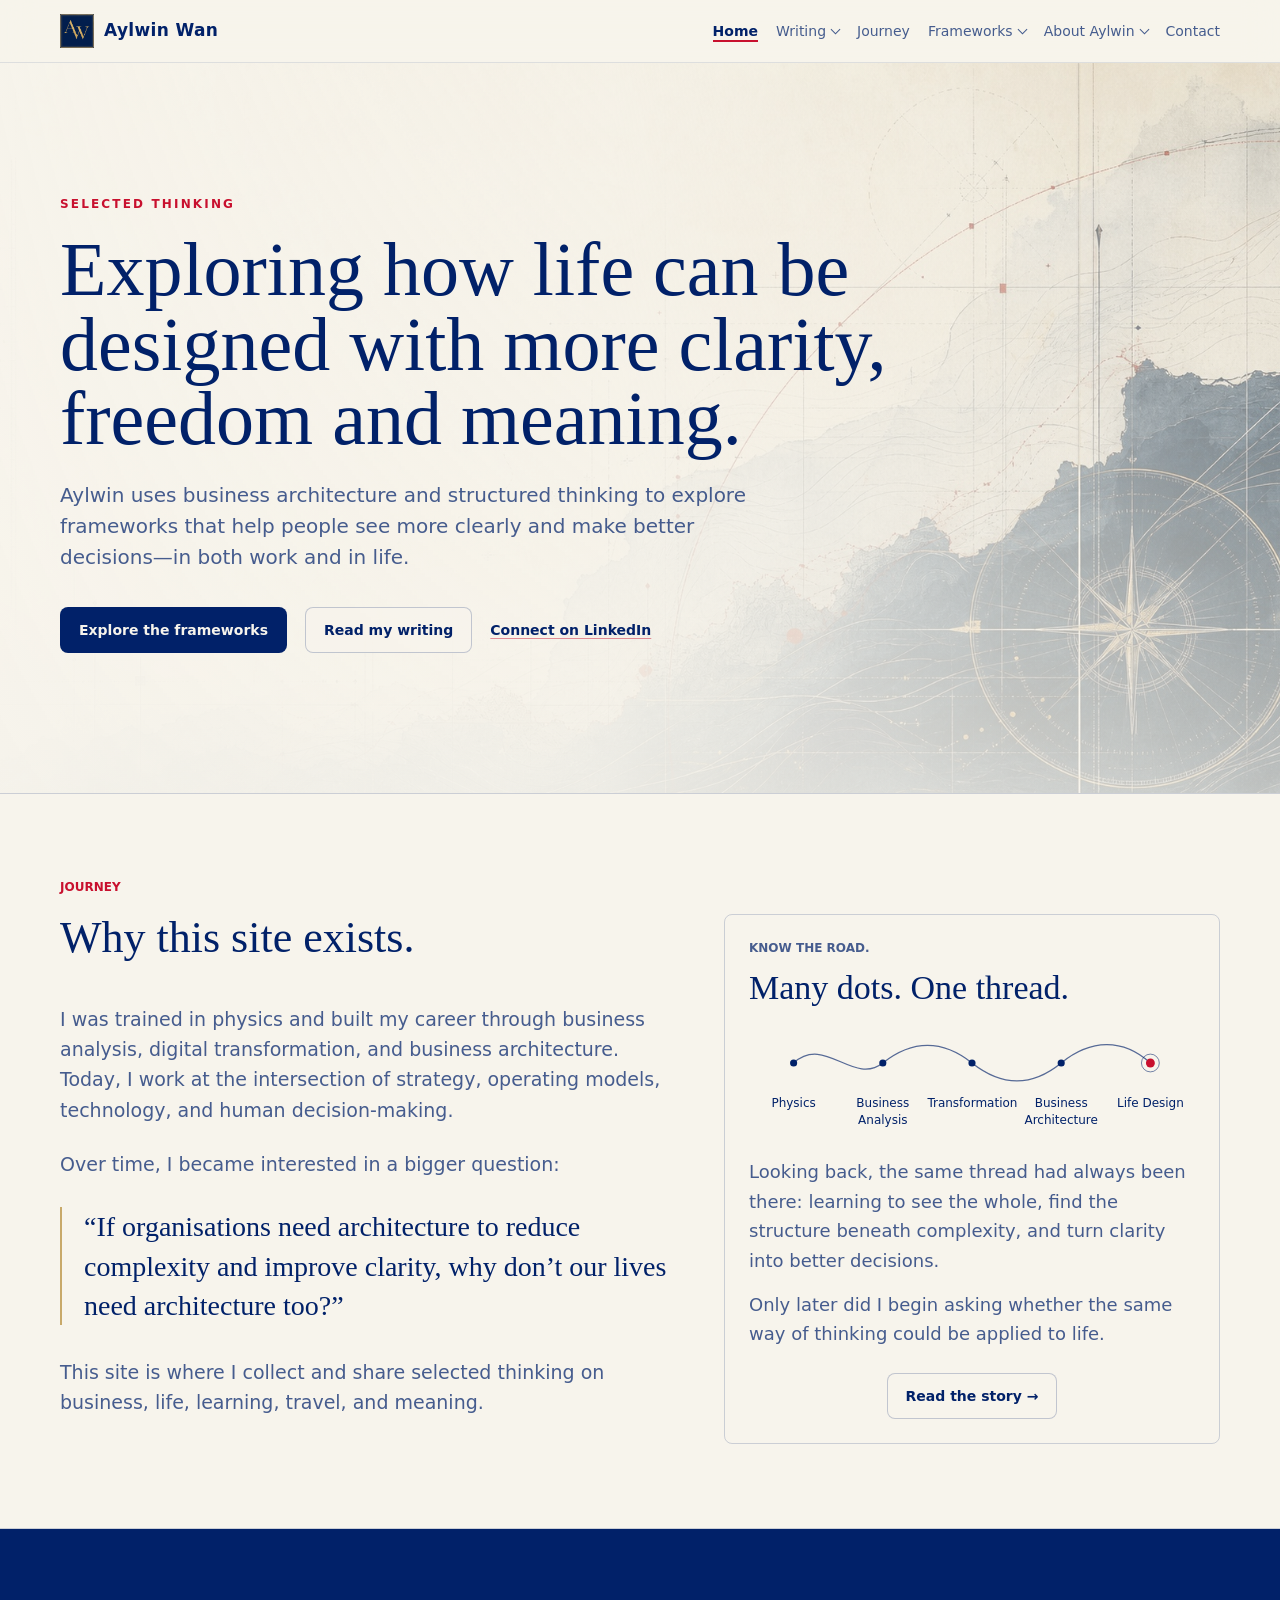
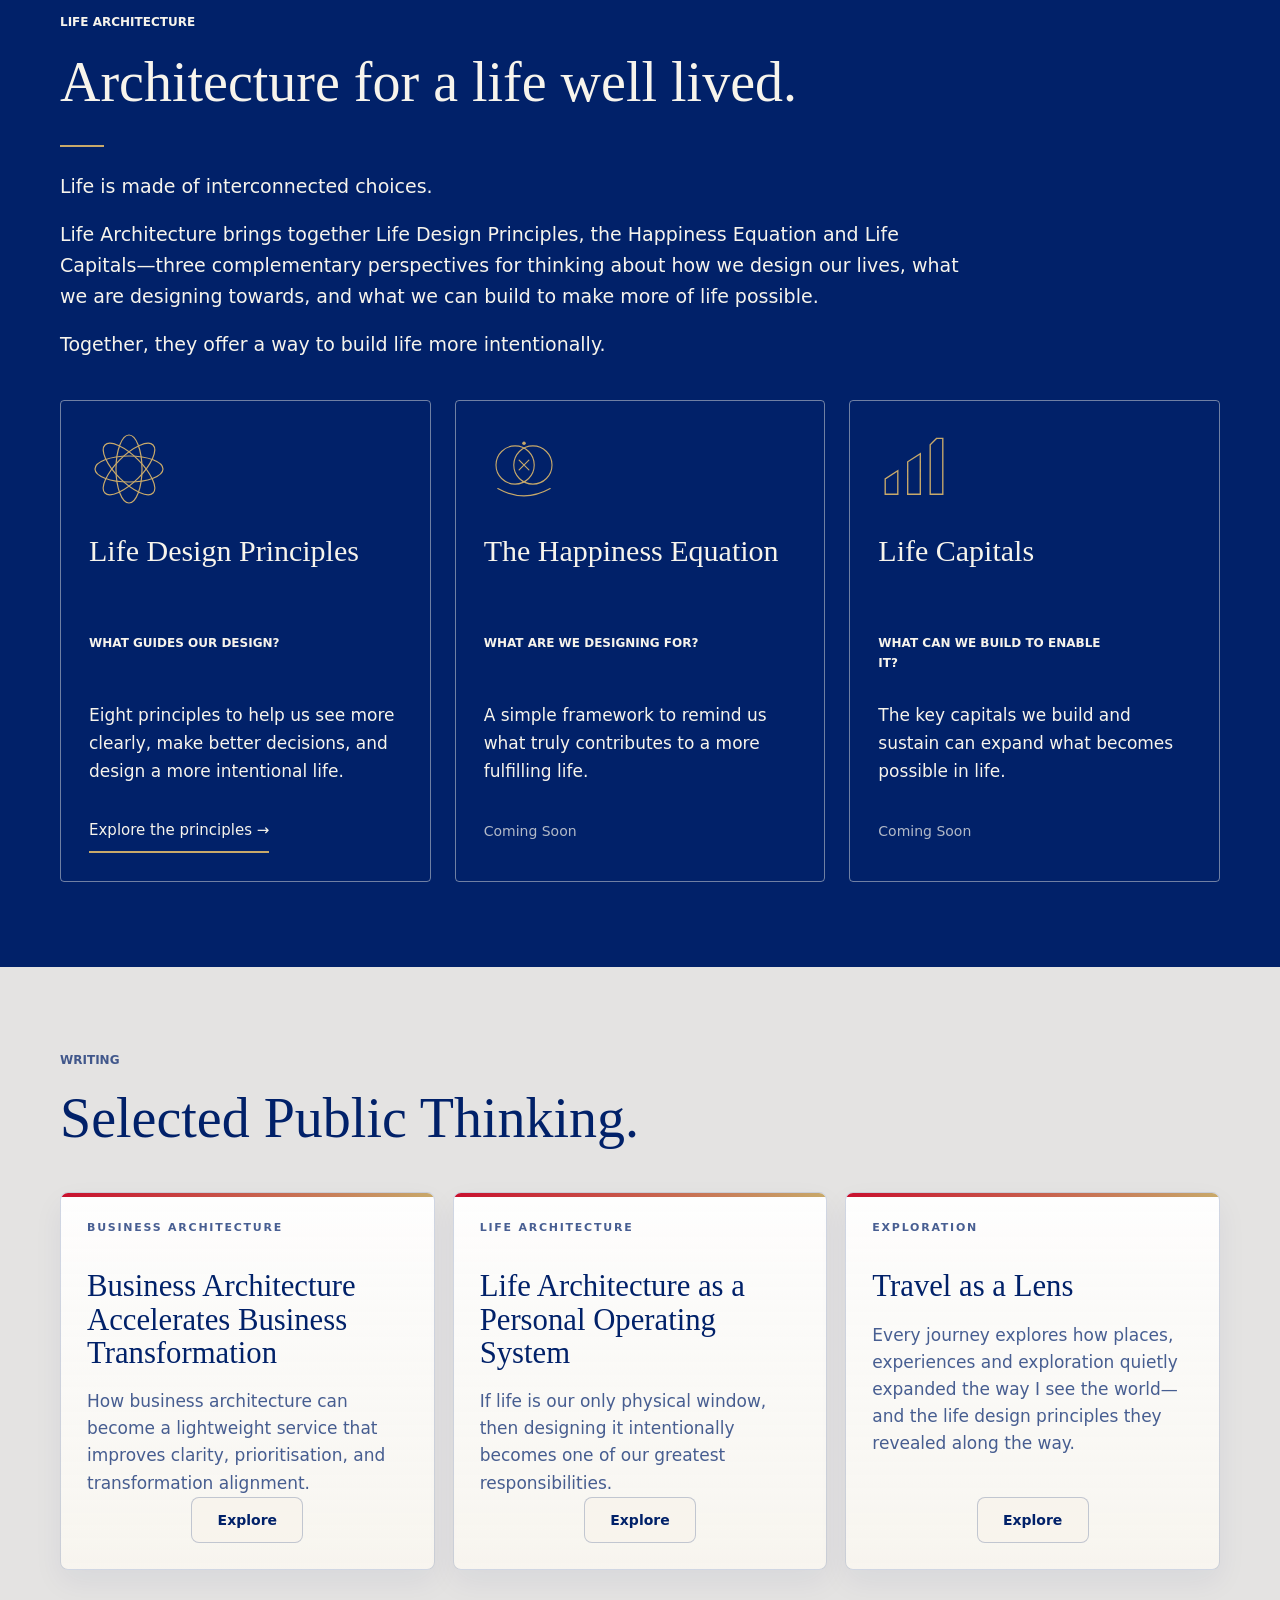
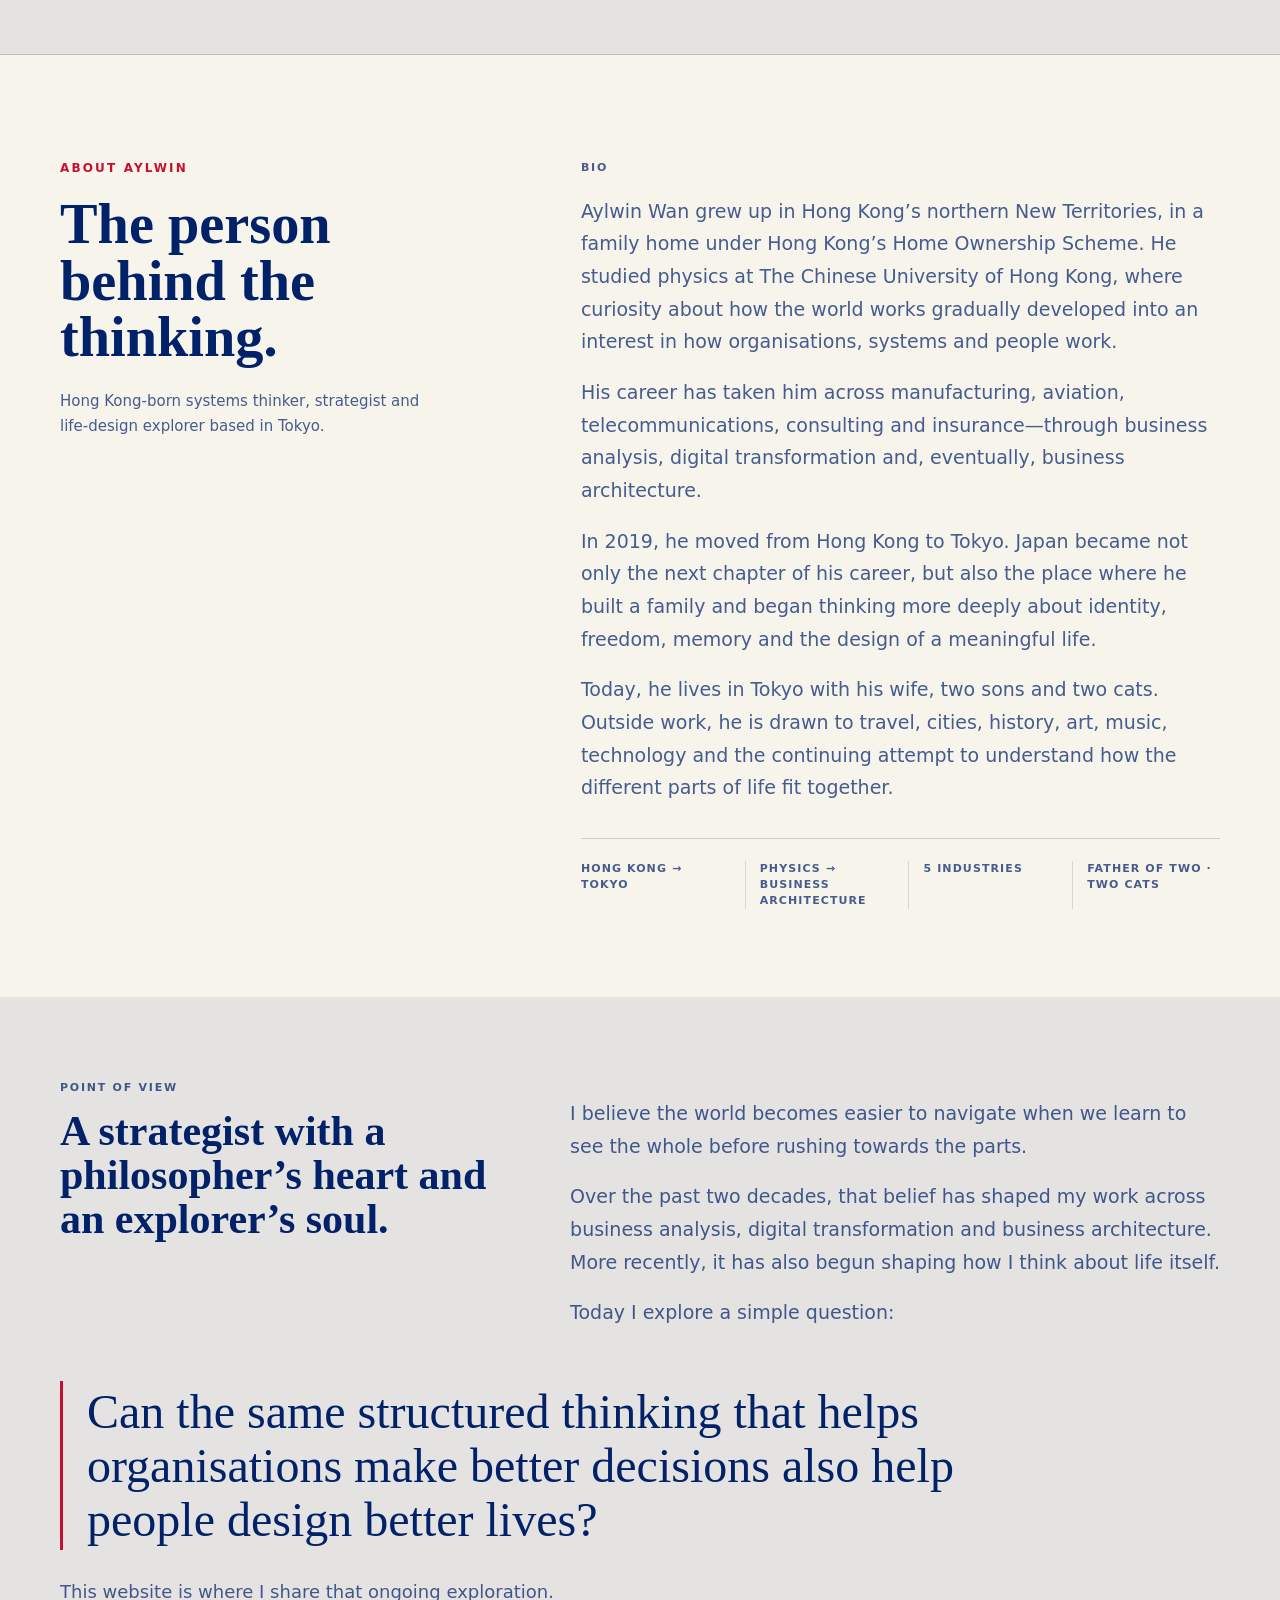
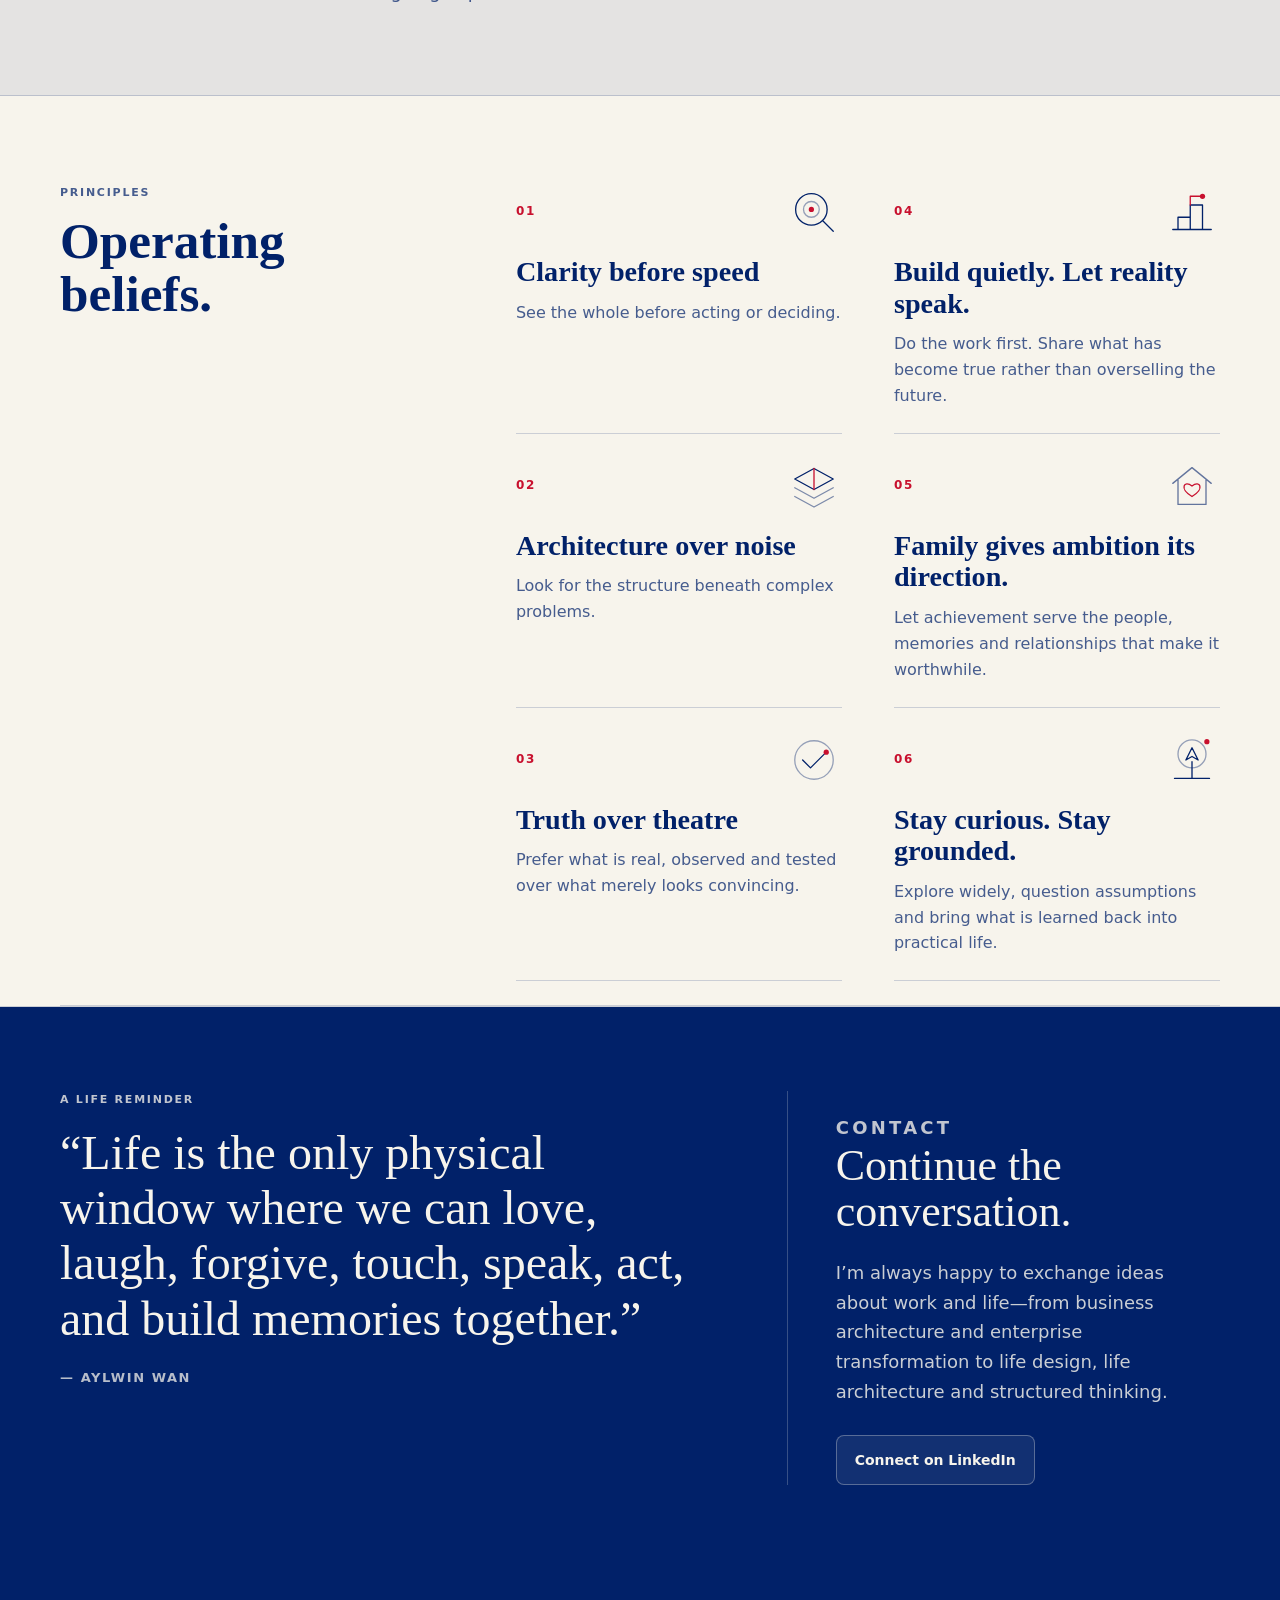
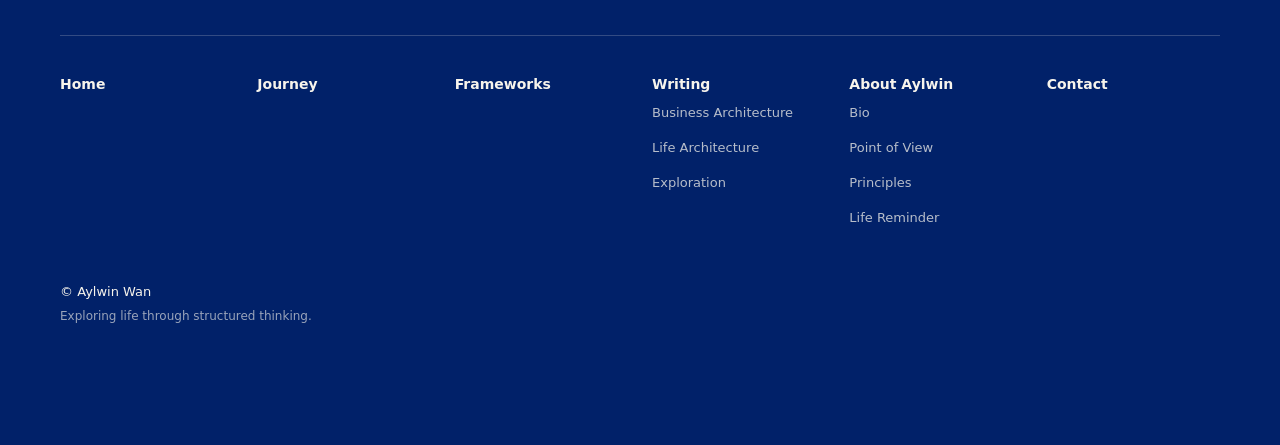
<file: index.html>
<!doctype html>
<html lang="en">
  <head>
    <meta charset="utf-8" />
    <meta name="viewport" content="width=device-width, initial-scale=1" />
    <meta
      name="description"
      content="Aylwin Wan's personal website for selected thinking on business architecture, systems thinking, life architecture, learning, culture, and meaningful exploration."
    />
    <meta
      http-equiv="Content-Security-Policy"
      content="default-src 'self'; img-src 'self'; style-src 'self' 'unsafe-inline'; script-src 'self'; connect-src 'self'; object-src 'none'; base-uri 'none'; form-action 'none'; frame-ancestors 'none'"
    />
    <link rel="icon" href="assets/favicon.svg" type="image/svg+xml" />
    <link rel="stylesheet" href="assets/css/styles.css?v=20260923-principle-copy" />
    <title>Aylwin Wan | Selected Thinking</title>
  </head>
  <body class="page-home">
    <header class="site-header">
      <nav class="nav" aria-label="Main navigation" data-current-nav="home">
        <a class="brand" href="index.html#top" aria-label="Aylwin Wan home">
          <span class="brand-mark" aria-hidden="true"><img src="assets/aw-logo.png" alt="" width="942" height="942" /></span>
          <span data-content="brand.name">Aylwin Wan</span>
        </a>
        <div class="nav-links site-nav-desktop" data-nav-desktop></div>
        <div class="site-nav-mobile" data-nav-mobile></div>
      </nav>
    </header>

    <main id="top">
      <section class="hero" aria-labelledby="hero-title">
        <div class="hero-media" aria-hidden="true">
          <img
            src="assets/aylwin-public-home-hero.jpg"
            alt=""
            width="1792"
            height="1024"
          />
        </div>
        <div class="hero-inner">
          <p class="kicker" data-content="hero.kicker">SELECTED THINKING</p>
          <h1 id="hero-title" data-content="hero.headline">
            Exploring how life can be designed with more clarity, freedom and
            meaning.
          </h1>
          <p class="hero-copy" data-content="hero.subheadline">
            Aylwin uses business architecture and structured thinking to explore
            frameworks that help people see more clearly and make better
            decisions—in both work and in life.
          </p>
          <div class="hero-actions" aria-label="Primary links">
            <a class="button" href="#frameworks" data-content="hero.primaryCta.label" data-link="hero.primaryCta.href">
              Explore the frameworks
            </a>
            <a class="button secondary" href="#writing" data-content="hero.secondaryCta.label" data-link="hero.secondaryCta.href">
              Read my writing
            </a>
            <a
              class="button tertiary"
              href="https://jp.linkedin.com/in/aylwinwan"
              target="_blank"
              rel="noopener"
              data-content="hero.tertiaryCta.label"
              data-link="hero.tertiaryCta.href"
            >
              Connect on LinkedIn
            </a>
          </div>
          <div class="hero-ledger" data-list="hero.ledger" aria-label="Current public focus">
            <div class="ledger-item">
              <span class="ledger-label">Craft</span>
              <strong>Business architecture and transformation clarity</strong>
            </div>
            <div class="ledger-item">
              <span class="ledger-label">Practice</span>
              <strong>Life architecture, learning, family, and meaning</strong>
            </div>
            <div class="ledger-item">
              <span class="ledger-label">Boundary</span>
              <strong>Public signal, private machinery, quiet build</strong>
            </div>
          </div>
        </div>
      </section>

      <section class="story" id="story" aria-labelledby="story-title">
        <div class="section-inner">
          <p class="kicker" data-content="story.kicker">Journey</p>
          <div class="story-grid">
            <div class="story-main">
              <div class="section-heading">
                <h2 id="story-title" data-content="story.title">Why this site exists.</h2>
              </div>
              <div class="story-copy">
                <p data-content="story.background">I was trained in physics and built my career through business analysis, digital transformation, and business architecture. Today, I work at the intersection of strategy, operating models, technology, and human decision-making.</p>
                <p data-content="story.questionIntro">Over time, I became interested in a bigger question:</p>
                <blockquote class="story-question" data-content="story.question">“If organisations need architecture to reduce complexity and improve clarity, why don’t our lives need architecture too?”</blockquote>
                <p data-content="story.purpose">This site is where I collect and share selected thinking on business, life, learning, travel, and meaning.</p>
              </div>
            </div>
            <aside class="field-note" aria-label="Road to business architecture">
              <span class="eyebrow" data-content="story.roadCard.label">Know the road.</span>
              <h3 data-content="story.roadCard.title">Many dots. One thread.</h3>
              <div class="journey-thread" role="group" aria-label="Journey from Physics through Business Analysis, Transformation and Business Architecture to Life Design.">
                <div class="journey-thread-track">
                <img src="assets/journey-thread.svg?v=3" alt="" width="500" height="72" aria-hidden="true" />
                <ol>
                  <li>Physics</li>
                  <li>Business Analysis</li>
                  <li>Transformation</li>
                  <li>Business Architecture</li>
                  <li>Life Design</li>
                </ol>
                </div>
              </div>
              <div class="story-preview-copy" data-rich-content="story.roadCard.copy">
                <p>Looking back, the same thread had always been there: learning to see the whole, find the structure beneath complexity, and turn clarity into better decisions.</p>
                <p>Only later did I begin asking whether the same way of thinking could be applied to life.</p>
              </div>
              <a
                class="button secondary"
                href="road-to-life-architecture.html"
                data-content="story.roadCard.cta"
                data-link="story.roadCard.href"
              >
                Read the story →
              </a>
            </aside>
          </div>
        </div>
      </section>

      <section class="frameworks life-architecture" id="frameworks" aria-labelledby="frameworks-title">
        <div class="section-inner">
          <p class="kicker" data-content="frameworks.kicker">Life Architecture</p>
          <h2 id="frameworks-title" data-content="frameworks.title">Architecture for a life well lived.</h2>
          <div class="life-architecture-intro" data-rich-content="frameworks.intro">
            <p>Life is made of interconnected choices.</p>
            <p>Life Architecture brings together Life Design Principles, the Happiness Equation and Life Capitals—three complementary perspectives for thinking about how we design our lives, what we are designing towards, and what we can build to make more of life possible.</p>
            <p>Together, they offer a way to build life more intentionally.</p>
          </div>
          <div class="life-perspectives" data-list="frameworks.cards">
            <article class="life-perspective">
              <img src="assets/life-principles-symbol.svg" alt="" width="80" height="80" aria-hidden="true" />
              <h3>Life Design Principles</h3>
              <p class="perspective-question">What guides our design?</p>
              <p class="perspective-copy">Eight principles to help us see more clearly, make better decisions, and design a more intentional life.</p>
              <a class="perspective-link" href="frameworks/life-design-principles/index.html">Explore the principles →</a>
            </article>
            <article class="life-perspective">
              <img src="assets/happiness-symbol-gold.svg" alt="" width="80" height="80" aria-hidden="true" />
              <h3>The Happiness Equation</h3>
              <p class="perspective-question">What are we designing for?</p>
              <p class="perspective-copy">A simple framework to remind us what truly contributes to a more fulfilling life.</p>
              <span class="perspective-coming">Coming Soon</span>
            </article>
            <article class="life-perspective">
              <img src="assets/life-capitals-symbol.svg" alt="" width="80" height="80" aria-hidden="true" />
              <h3>Life Capitals</h3>
              <p class="perspective-question">What can we build to enable it?</p>
              <p class="perspective-copy">The key capitals we build and sustain can expand what becomes possible in life.</p>
              <span class="perspective-coming">Coming Soon</span>
            </article>
          </div>
        </div>
      </section>

      <section class="writing" id="writing" aria-labelledby="writing-title">
        <div class="section-inner">
          <div class="section-heading section-heading-single">
            <div>
              <p class="kicker" data-content="writing.kicker">Writing</p>
              <h2 id="writing-title" data-content="writing.title">Selected Public Thinking.</h2>
            </div>
          </div>

          <div class="writing-grid" data-list="writing.cards">
            <article class="writing-card" id="business-architecture-writing">
              <span class="eyebrow">Business Architecture</span>
              <h3>Business Architecture Accelerates Business Transformation</h3>
              <p>
                How business architecture can become a lightweight service that
                improves clarity, prioritisation, and transformation alignment.
              </p>
              <a class="button secondary" href="writing/business-architecture/index.html" aria-label="Explore Business Architecture">Explore</a>
            </article>
            <article class="writing-card" id="life-architecture-writing">
              <span class="eyebrow">LIFE ARCHITECTURE</span>
              <h3>Life Architecture as a Personal Operating System</h3>
              <p>If life is our only physical window, then designing it intentionally becomes one of our greatest responsibilities.</p>
              <a class="button secondary" href="writing/life-architecture/index.html" aria-label="Explore Life Architecture">Explore</a>
            </article>
            <article class="writing-card">
              <span class="eyebrow">EXPLORATION</span>
              <h3>Travel as a Lens</h3>
              <p>Every journey explores how places, experiences and exploration quietly expanded the way I see the world—and the life design principles they revealed along the way.</p>
              <a class="button secondary" href="travel-as-a-lens.html" aria-label="Explore Travel as a Lens">Explore</a>
            </article>
          </div>
        </div>
      </section>

      <section class="about-home" id="about-aylwin" aria-labelledby="about-aylwin-title">
        <div class="section-inner">
          <div class="about-stack">
            <div class="about-editorial-intro" id="bio">
              <div class="about-title-block">
                <p class="kicker" data-content="aboutAylwin.kicker">About Aylwin</p>
                <h2 id="about-aylwin-title" data-content="aboutAylwin.title">
                  The person behind the thinking.
                </h2>
                <p class="about-identity">
                  Hong Kong-born systems thinker, strategist and life-design explorer based in Tokyo.
                </p>
              </div>

              <div class="about-bio" aria-labelledby="about-aylwin-title">
                <span class="eyebrow" data-content="aboutAylwin.bio.label">Bio</span>
                <div class="about-copy-block" data-list="aboutAylwin.bio.paragraphs">
                  <p>
                    Aylwin Wan grew up in Hong Kong’s northern New Territories, in
                    a family home under Hong Kong’s Home Ownership Scheme. He
                    studied physics at The Chinese University of Hong Kong, where
                    curiosity about how the world works gradually developed into
                    an interest in how organisations, systems and people work.
                  </p>
                  <p>
                    His career has taken him across manufacturing, aviation,
                    telecommunications, consulting and insurance—through business
                    analysis, digital transformation and, eventually, business
                    architecture.
                  </p>
                  <p>
                    In 2019, he moved from Hong Kong to Tokyo. Japan became not
                    only the next chapter of his career, but also the place where
                    he built a family and began thinking more deeply about
                    identity, freedom, memory and the design of a meaningful life.
                  </p>
                  <p>
                    Today, he lives in Tokyo with his wife, two sons and two cats.
                    Outside work, he is drawn to travel, cities, history, art,
                    music, technology and the continuing attempt to understand how
                    the different parts of life fit together.
                  </p>
                </div>
                <div class="bio-facts" data-list="aboutAylwin.bio.facts">
                  <span>Hong Kong → Tokyo</span>
                  <span>Physics → Business Architecture</span>
                  <span>5 industries</span>
                  <span>Father of two · Two cats</span>
                </div>
              </div>
            </div>

            <section class="point-of-view-band" id="point-of-view" aria-labelledby="point-of-view-title">
              <div class="point-layout">
                <div>
                  <span class="eyebrow" data-content="aboutAylwin.pointOfView.label">Point of View</span>
                  <h3 id="point-of-view-title" data-content="aboutAylwin.pointOfView.title">
                    A strategist with a philosopher’s heart and an explorer’s soul.
                  </h3>
                </div>
                <div class="point-copy">
                  <div class="about-copy-block" data-list="aboutAylwin.pointOfView.paragraphs">
                    <p>
                      I believe the world becomes easier to navigate when we learn to
                      see the whole before rushing towards the parts.
                    </p>
                    <p>
                      Over the past two decades, that belief has shaped my work
                      across business analysis, digital transformation and business
                      architecture. More recently, it has also begun shaping how I
                      think about life itself.
                    </p>
                    <p>Today I explore a simple question:</p>
                  </div>
                </div>
              </div>
              <p class="point-question" data-content="aboutAylwin.pointOfView.question">
                Can the same structured thinking that helps organisations make better decisions also help people design better lives?
              </p>
              <p class="point-closing" data-content="aboutAylwin.pointOfView.closing">
                This website is where I share that ongoing exploration.
              </p>
            </section>

            <section class="principles-editorial" id="principles" aria-labelledby="principles-title">
              <div class="principles-header">
                <span class="eyebrow" data-content="aboutAylwin.principles.label">Principles</span>
                <h3 id="principles-title" data-content="aboutAylwin.principles.title">Operating beliefs.</h3>
              </div>
              <div class="principles-grid" data-list="aboutAylwin.principles.items">
                <article class="principle">
                  <div class="principle-heading-art">
                    <span class="principle-number">01</span>
                    <img class="principle-symbol" src="assets/principle-clarity.svg" alt="" width="64" height="64" aria-hidden="true" />
                  </div>
                  <h3>Clarity before speed</h3>
                  <p>See the whole before acting or deciding.</p>
                </article>
                <article class="principle">
                  <div class="principle-heading-art">
                    <span class="principle-number">02</span>
                    <img class="principle-symbol" src="assets/principle-architecture.svg" alt="" width="64" height="64" aria-hidden="true" />
                  </div>
                  <h3>Architecture over noise</h3>
                  <p>Look for the structure beneath complex problems.</p>
                </article>
                <article class="principle">
                  <div class="principle-heading-art">
                    <span class="principle-number">03</span>
                    <img class="principle-symbol" src="assets/principle-truth.svg" alt="" width="64" height="64" aria-hidden="true" />
                  </div>
                  <h3>Truth over theatre</h3>
                  <p>Prefer what is real, observed and tested over what merely looks convincing.</p>
                </article>
                <article class="principle">
                  <div class="principle-heading-art">
                    <span class="principle-number">04</span>
                    <img class="principle-symbol" src="assets/principle-building.svg" alt="" width="64" height="64" aria-hidden="true" />
                  </div>
                  <h3>Build quietly. Let reality speak.</h3>
                  <p>Do the work first. Share what has become true rather than overselling the future.</p>
                </article>
                <article class="principle">
                  <div class="principle-heading-art">
                    <span class="principle-number">05</span>
                    <img class="principle-symbol" src="assets/principle-family.svg" alt="" width="64" height="64" aria-hidden="true" />
                  </div>
                  <h3>Family gives ambition its direction.</h3>
                  <p>Let achievement serve the people, memories and relationships that make it worthwhile.</p>
                </article>
                <article class="principle">
                  <div class="principle-heading-art">
                    <span class="principle-number">06</span>
                    <img class="principle-symbol" src="assets/principle-curiosity.svg" alt="" width="64" height="64" aria-hidden="true" />
                  </div>
                  <h3>Stay curious. Stay grounded.</h3>
                  <p>Explore widely, question assumptions and bring what is learned back into practical life.</p>
                </article>
              </div>
            </section>

          </div>
        </div>
      </section>

      <section class="contact" id="contact" aria-labelledby="contact-title">
        <div class="section-inner">
          <div class="final-panel">
            <div class="life-reminder" id="life-reminder" aria-labelledby="life-reminder-title">
              <blockquote>
                <span class="eyebrow" id="life-reminder-title" data-content="aboutAylwin.lifeReminder.label">A Life Reminder</span>
                <p class="quote-text" data-content="aboutAylwin.lifeReminder.quote">
                  “Life is the only physical window where we can love, laugh, forgive, touch, speak, act, and build memories together.”
                </p>
                <cite data-content="aboutAylwin.lifeReminder.attribution">— Aylwin Wan</cite>
              </blockquote>
            </div>

            <div class="contact-panel">
              <p class="kicker" data-content="contact.kicker">CONTACT</p>
              <h2 id="contact-title" data-content="contact.title">Continue the conversation.</h2>
              <p data-content="contact.copy">
                I’m always happy to exchange ideas about work and life—from
                business architecture and enterprise transformation to life
                design, life architecture and structured thinking.
              </p>
              <div class="contact-action">
                <a
                  class="contact-link"
                  href="https://jp.linkedin.com/in/aylwinwan"
                  target="_blank"
                  rel="noopener"
                  data-content="contact.cta.label"
                  data-link="contact.cta.href"
                >
                  Connect on LinkedIn
                </a>
              </div>
            </div>
          </div>

          <footer class="global-footer" data-common-footer>
            <nav class="global-footer-nav" aria-label="Footer sitemap">
              <ul class="global-footer-grid">
                <li><a href="index.html#top">Home</a></li>
                <li><a href="road-to-life-architecture.html">Journey</a></li>
                <li><a href="index.html#frameworks">Frameworks</a></li>
                <li>
                  <a href="index.html#writing">Writing</a>
                  <ul class="global-footer-links">
                    <li><a href="writing/business-architecture/index.html">Business Architecture</a></li>
                    <li><a href="writing/life-architecture/index.html">Life Architecture</a></li>
                    <li><a href="travel-as-a-lens.html">Exploration</a></li>
                  </ul>
                </li>
                <li>
                  <a href="index.html#about-aylwin">About Aylwin</a>
                  <ul class="global-footer-links">
                    <li><a href="index.html#bio">Bio</a></li>
                    <li><a href="index.html#point-of-view">Point of View</a></li>
                    <li><a href="index.html#principles">Principles</a></li>
                    <li><a href="index.html#life-reminder">Life Reminder</a></li>
                  </ul>
                </li>
                <li><a href="index.html#contact">Contact</a></li>
              </ul>
            </nav>
            <div class="global-footer-signature">
              <span>© Aylwin Wan</span>
              <span class="global-footer-note">Exploring life through structured thinking.</span>
            </div>
          </footer>
        </div>
      </section>
    </main>
    <script src="assets/site.js?v=20260923-life-principles" defer></script>
    <script src="assets/common-navigation.js?v=20260923-frameworks-menu" defer></script>
    <script src="assets/common-footer.js?v=20260921-writing" defer></script>
  </body>
</html>
</file>
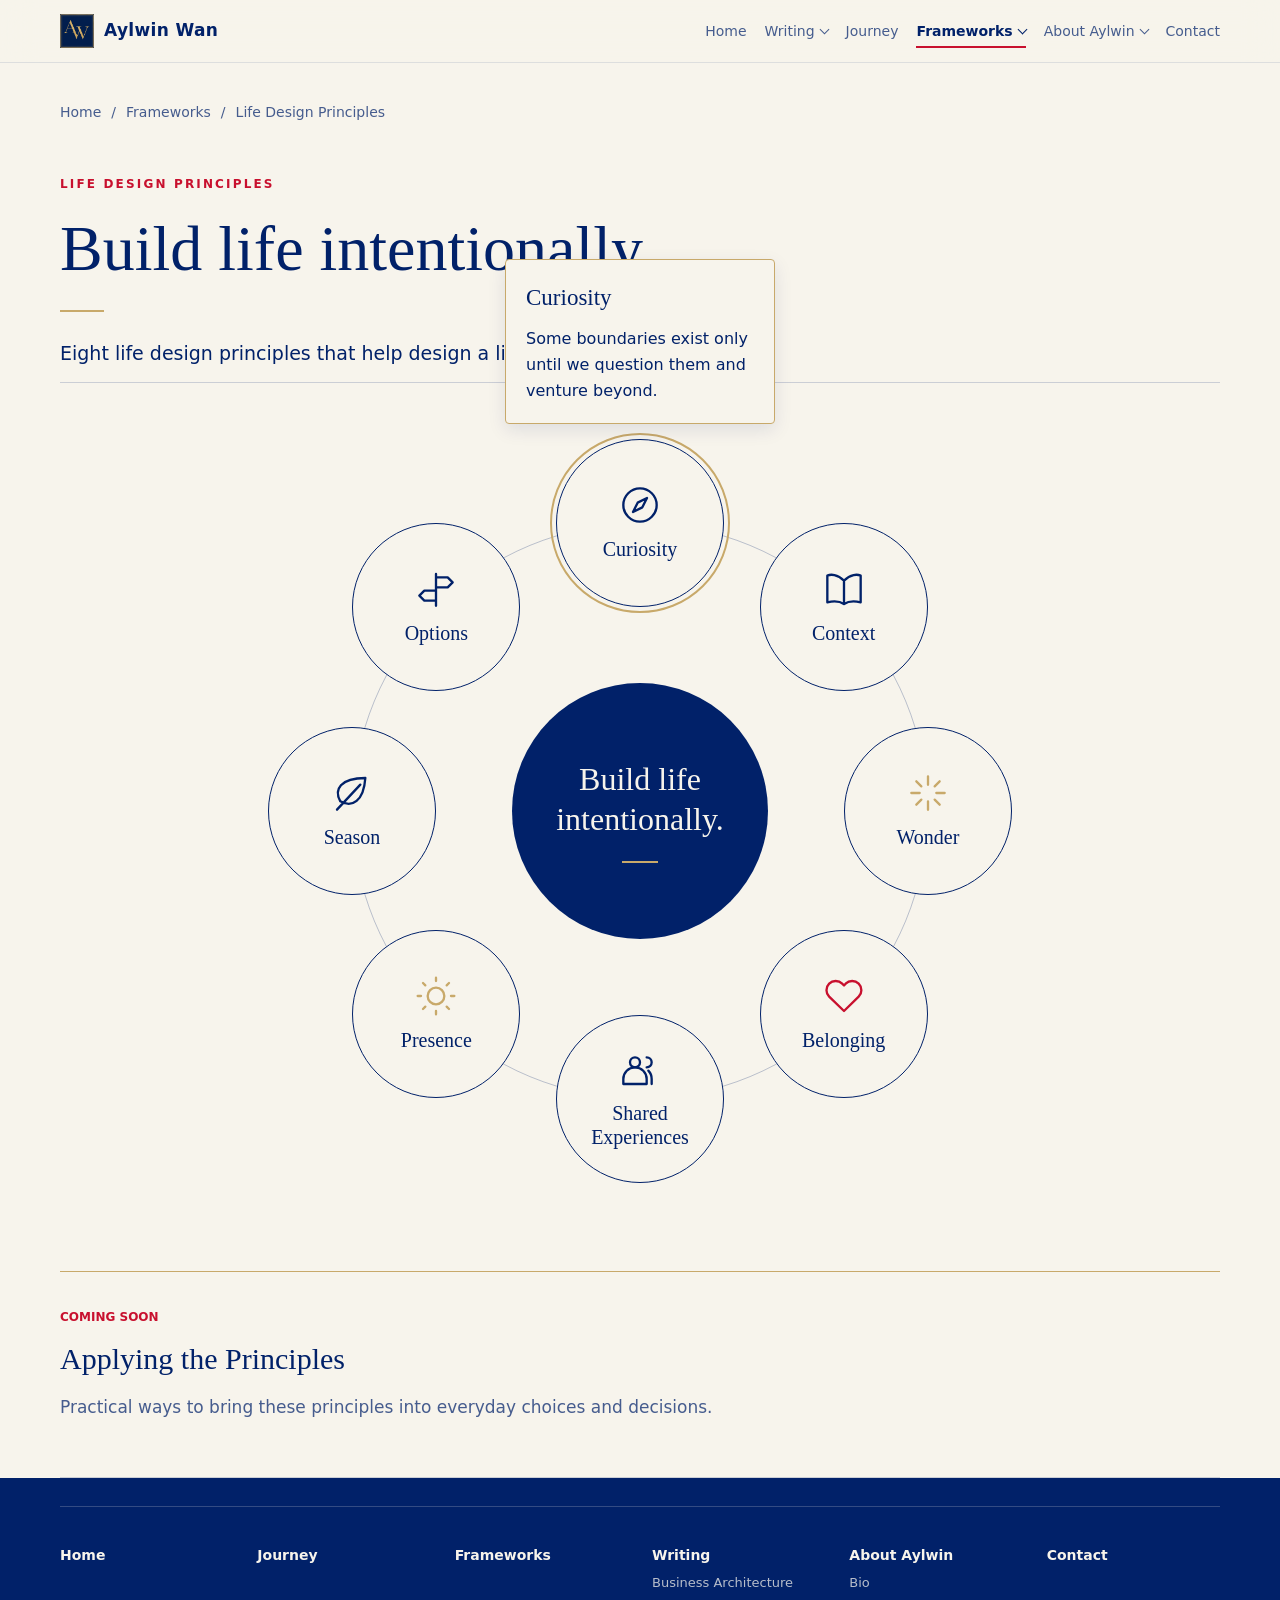
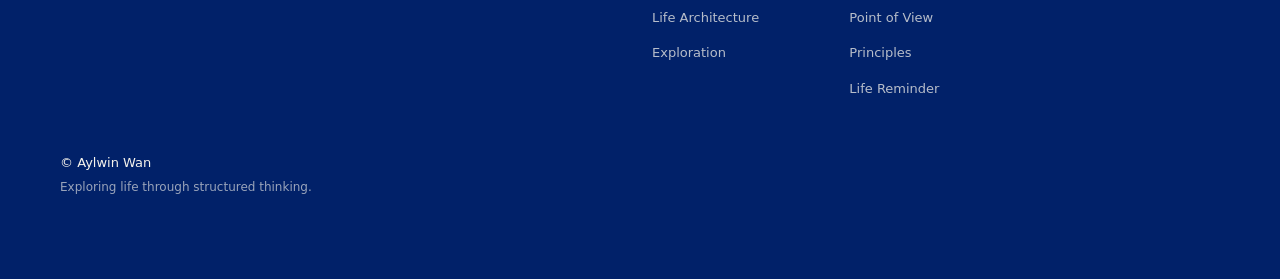
<file: frameworks/life-design-principles/index.html>
<!doctype html>
<html lang="en">
  <head>
    <meta charset="utf-8" />
    <meta name="viewport" content="width=device-width, initial-scale=1" />
    <title>Life Design Principles | Aylwin Wan</title>
    <meta name="description" content="Eight evolving life design principles from Aylwin Wan for seeing more clearly, making better decisions and designing life with greater intention." />
    <link rel="canonical" href="https://aylwinwan.com/frameworks/life-design-principles/" />
    <meta property="og:type" content="website" />
    <meta property="og:site_name" content="Aylwin Wan" />
    <meta property="og:title" content="Life Design Principles | Aylwin Wan" />
    <meta property="og:description" content="Eight evolving life design principles for seeing more clearly, making better decisions and designing life with greater intention." />
    <meta property="og:url" content="https://aylwinwan.com/frameworks/life-design-principles/" />
    <meta property="og:image" content="https://aylwinwan.com/assets/aw-logo.png" />
    <meta property="og:image:alt" content="Aylwin Wan monogram" />
    <meta http-equiv="Content-Security-Policy" content="default-src 'self'; img-src 'self'; style-src 'self' 'unsafe-inline'; script-src 'self'; connect-src 'self'; object-src 'none'; base-uri 'none'; form-action 'none'" />
    <link rel="icon" href="../../assets/favicon.svg" type="image/svg+xml" />
    <link rel="stylesheet" href="../../assets/css/styles.css?v=20260923-principle-application" />
  </head>
  <body class="page-collection page-life-principles" itemscope itemtype="https://schema.org/WebPage">
    <a class="collection-skip" href="#main">Skip to content</a>
    <header class="site-header">
      <nav class="nav" aria-label="Main navigation" data-current-nav="frameworks" data-current-subnav="life-design-principles">
        <a class="brand" href="../../index.html#top" aria-label="Aylwin Wan home">
          <span class="brand-mark" aria-hidden="true"><img src="../../assets/aw-logo.png" alt="" width="942" height="942" /></span>
          <span>Aylwin Wan</span>
        </a>
        <div class="nav-links site-nav-desktop" data-nav-desktop><a href="../../index.html#top">Home</a><details class="nav-dropdown"><summary>Writing</summary><div class="dropdown-menu"><a href="../../writing/business-architecture/index.html">Business Architecture</a><a href="../../writing/life-architecture/index.html">Life Architecture</a><a href="../../travel-as-a-lens.html">Exploration</a></div></details><a href="../../road-to-life-architecture.html">Journey</a><details class="nav-dropdown"><summary aria-current="page">Frameworks</summary><div class="dropdown-menu"><a href="../../frameworks/life-design-principles/index.html" aria-current="page">Life Design Principles</a><a href="../../index.html#frameworks">The Happiness Equation</a><a href="../../index.html#frameworks">Life Capitals</a></div></details><details class="nav-dropdown"><summary>About Aylwin</summary><div class="dropdown-menu"><a href="../../index.html#bio">Bio</a><a href="../../index.html#point-of-view">Point of View</a><a href="../../index.html#principles">Principles</a><a href="../../index.html#life-reminder">Life Reminder</a></div></details><a href="../../index.html#contact">Contact</a></div>
        <div class="site-nav-mobile" data-nav-mobile></div>
        <noscript><a href="../../index.html#writing">All writing</a></noscript>
      </nav>
    </header>
    <main id="main" class="collection-shell">
      <nav class="collection-breadcrumb" aria-label="Breadcrumb"><a href="../../index.html">Home</a><span aria-hidden="true">/</span><a href="../../index.html#frameworks">Frameworks</a><span aria-hidden="true">/</span><span aria-current="page">Life Design Principles</span></nav>
      <section class="principles-intro" aria-labelledby="principles-title">
        <p class="kicker">Life Design Principles</p>
        <h1 id="principles-title" itemprop="name">Build life intentionally.</h1>
        <p itemprop="description">Eight life design principles that help design a life with greater intention.</p>
      </section>
      <div class="principles-orbit" role="group" aria-label="Eight complementary Life Design Principles">
        <div class="orbit-guide" aria-hidden="true"></div>
        <div class="principles-centre" aria-hidden="true">Build life<br />intentionally.</div>
        <div class="principle-item" style="--node-x:50%;--node-y:14%">
          <button class="principle-node" type="button" id="principle-0" aria-expanded="false" aria-controls="principle-description-0">
            <svg viewBox="0 0 24 24" width="40" height="40" fill="none" stroke="currentColor" stroke-width="1.4" stroke-linecap="round" stroke-linejoin="round" aria-hidden="true"><circle cx="12" cy="12" r="10"/><path d="m16.2 7.8-2.8 5.6-5.6 2.8 2.8-5.6Z"/></svg>
            <span>Curiosity</span>
          <span class="principle-toggle" aria-hidden="true"></span></button>
          <div class="principle-description" id="principle-description-0" role="region" aria-labelledby="principle-0" hidden><h2>Curiosity</h2><p>Some boundaries exist only until we question them and venture beyond.</p></div>
        </div>
        <div class="principle-item" style="--node-x:75.45584412271572%;--node-y:24.544155877284286%">
          <button class="principle-node" type="button" id="principle-1" aria-expanded="false" aria-controls="principle-description-1">
            <svg viewBox="0 0 24 24" width="40" height="40" fill="none" stroke="currentColor" stroke-width="1.4" stroke-linecap="round" stroke-linejoin="round" aria-hidden="true"><path d="M12 7v14m0-14C8 3 4 3 2 4v16c4-1 7-1 10 1 3-2 6-2 10-1V4c-2-1-6-1-10 3Z"/></svg>
            <span>Context</span>
          <span class="principle-toggle" aria-hidden="true"></span></button>
          <div class="principle-description" id="principle-description-1" role="region" aria-labelledby="principle-1" hidden><h2>Context</h2><p>The present becomes clearer when we understand what came before and the forces that shaped it.</p></div>
        </div>
        <div class="principle-item" style="--node-x:86%;--node-y:50%">
          <button class="principle-node" type="button" id="principle-2" aria-expanded="false" aria-controls="principle-description-2">
            <svg viewBox="0 0 24 24" width="40" height="40" fill="none" stroke="currentColor" stroke-width="1.4" stroke-linecap="round" stroke-linejoin="round" aria-hidden="true"><path d="M12 2v5m0 10v5M2 12h5m10 0h5M5 5l3 3m8 8 3 3M5 19l3-3m8-8 3-3"/></svg>
            <span>Wonder</span>
          <span class="principle-toggle" aria-hidden="true"></span></button>
          <div class="principle-description" id="principle-description-2" role="region" aria-labelledby="principle-2" hidden><h2>Wonder</h2><p>The world holds more than our experience has taught us to imagine.</p></div>
        </div>
        <div class="principle-item" style="--node-x:75.45584412271572%;--node-y:75.45584412271572%">
          <button class="principle-node" type="button" id="principle-3" aria-expanded="false" aria-controls="principle-description-3">
            <svg viewBox="0 0 24 24" width="40" height="40" fill="none" stroke="currentColor" stroke-width="1.4" stroke-linecap="round" stroke-linejoin="round" aria-hidden="true"><path d="M20.8 4.6a5.5 5.5 0 0 0-7.8 0L12 5.7l-1.1-1.1a5.5 5.5 0 0 0-7.8 7.8L12 21l8.8-8.6a5.5 5.5 0 0 0 0-7.8Z"/></svg>
            <span>Belonging</span>
          <span class="principle-toggle" aria-hidden="true"></span></button>
          <div class="principle-description" id="principle-description-3" role="region" aria-labelledby="principle-3" hidden><h2>Belonging</h2><p>Where we belong need not be where we began; the places and people we choose help shape who we become.</p></div>
        </div>
        <div class="principle-item" style="--node-x:50.00000000000001%;--node-y:86%">
          <button class="principle-node" type="button" id="principle-4" aria-expanded="false" aria-controls="principle-description-4">
            <svg viewBox="0 0 24 24" width="40" height="40" fill="none" stroke="currentColor" stroke-width="1.4" stroke-linecap="round" stroke-linejoin="round" aria-hidden="true"><circle cx="9" cy="8" r="3"/><path d="M2 21v-3a7 7 0 0 1 14 0v3ZM16 5a3 3 0 0 1 0 6m3 10v-3a7 7 0 0 0-2-5"/></svg>
            <span>Shared Experiences</span>
          <span class="principle-toggle" aria-hidden="true"></span></button>
          <div class="principle-description" id="principle-description-4" role="region" aria-labelledby="principle-4" hidden><h2>Shared Experiences</h2><p>What we experience together becomes part of the life we build together.</p></div>
        </div>
        <div class="principle-item" style="--node-x:24.54415587728429%;--node-y:75.45584412271572%">
          <button class="principle-node" type="button" id="principle-5" aria-expanded="false" aria-controls="principle-description-5">
            <svg viewBox="0 0 24 24" width="40" height="40" fill="none" stroke="currentColor" stroke-width="1.4" stroke-linecap="round" stroke-linejoin="round" aria-hidden="true"><circle cx="12" cy="12" r="5"/><path d="M12 1v2m0 18v2M1 12h2m18 0h2M4.2 4.2l1.4 1.4m12.8 12.8 1.4 1.4M4.2 19.8l1.4-1.4M18.4 5.6l1.4-1.4"/></svg>
            <span>Presence</span>
          <span class="principle-toggle" aria-hidden="true"></span></button>
          <div class="principle-description" id="principle-description-5" role="region" aria-labelledby="principle-5" hidden><h2>Presence</h2><p>In being fully there with one another, ordinary moments become part of who we are and what makes life meaningful.</p></div>
        </div>
        <div class="principle-item" style="--node-x:14%;--node-y:50.00000000000001%">
          <button class="principle-node" type="button" id="principle-6" aria-expanded="false" aria-controls="principle-description-6">
            <svg viewBox="0 0 24 24" width="40" height="40" fill="none" stroke="currentColor" stroke-width="1.4" stroke-linecap="round" stroke-linejoin="round" aria-hidden="true"><path d="M20 3C5 3 1 10 5 17c7 4 14 0 15-14ZM3 22 17 7"/></svg>
            <span>Season</span>
          <span class="principle-toggle" aria-hidden="true"></span></button>
          <div class="principle-description" id="principle-description-6" role="region" aria-labelledby="principle-6" hidden><h2>Season</h2><p>Some possibilities belong to a season of life; what matters is also a question of when.</p></div>
        </div>
        <div class="principle-item" style="--node-x:24.544155877284282%;--node-y:24.544155877284297%">
          <button class="principle-node" type="button" id="principle-7" aria-expanded="false" aria-controls="principle-description-7">
            <svg viewBox="0 0 24 24" width="40" height="40" fill="none" stroke="currentColor" stroke-width="1.4" stroke-linecap="round" stroke-linejoin="round" aria-hidden="true"><path d="M12 3v19M12 5h7l3 3-3 3h-7m0 2H5l-3 3 3 3h7"/></svg>
            <span>Options</span>
          <span class="principle-toggle" aria-hidden="true"></span></button>
          <div class="principle-description" id="principle-description-7" role="region" aria-labelledby="principle-7" hidden><h2>Options</h2><p>The capabilities and resources we build today give our future selves greater freedom to choose—to move, to stay, or to begin again.</p></div>
        </div>
      </div>
      <noscript><dl class="principles-static">
        <dt>Curiosity</dt><dd>Some boundaries exist only until we question them and venture beyond.</dd>
        <dt>Context</dt><dd>The present becomes clearer when we understand what came before and the forces that shaped it.</dd>
        <dt>Wonder</dt><dd>The world holds more than our experience has taught us to imagine.</dd>
        <dt>Belonging</dt><dd>Where we belong need not be where we began; the places and people we choose help shape who we become.</dd>
        <dt>Shared Experiences</dt><dd>What we experience together becomes part of the life we build together.</dd>
        <dt>Presence</dt><dd>In being fully there with one another, ordinary moments become part of who we are and what makes life meaningful.</dd>
        <dt>Season</dt><dd>Some possibilities belong to a season of life; what matters is also a question of when.</dd>
        <dt>Options</dt><dd>The capabilities and resources we build today give our future selves greater freedom to choose—to move, to stay, or to begin again.</dd>
      </dl></noscript>
      <section class="principles-application" aria-labelledby="principles-application-title">
        <p class="kicker">Coming Soon</p>
        <h2 id="principles-application-title">Applying the Principles</h2>
        <p>Practical ways to bring these principles into everyday choices and decisions.</p>
      </section>
    </main>
    <div class="collection-footer"><div class="collection-shell"><footer class="global-footer" data-common-footer><nav class="global-footer-nav" aria-label="Footer sitemap"><ul class="global-footer-grid"><li><a href="../../index.html#top">Home</a></li><li><a href="../../road-to-life-architecture.html">Journey</a></li><li><a href="../../index.html#frameworks">Frameworks</a></li><li><a href="../../index.html#writing">Writing</a><ul class="global-footer-links"><li><a href="../../writing/business-architecture/index.html">Business Architecture</a></li><li><a href="../../writing/life-architecture/index.html">Life Architecture</a></li><li><a href="../../travel-as-a-lens.html">Exploration</a></li></ul></li><li><a href="../../index.html#about-aylwin">About Aylwin</a><ul class="global-footer-links"><li><a href="../../index.html#bio">Bio</a></li><li><a href="../../index.html#point-of-view">Point of View</a></li><li><a href="../../index.html#principles">Principles</a></li><li><a href="../../index.html#life-reminder">Life Reminder</a></li></ul></li><li><a href="../../index.html#contact">Contact</a></li></ul></nav><div class="global-footer-signature"><span>© Aylwin Wan</span><span class="global-footer-note">Exploring life through structured thinking.</span></div></footer></div></div>
    <script src="../../assets/common-navigation.js?v=20260923-frameworks-menu" defer></script>
    <script src="../../assets/common-footer.js?v=20260921-writing" defer></script>
    <script src="../../assets/life-principles.js?v=20260923-principle-popovers" defer></script>
  </body>
</html>
</file>
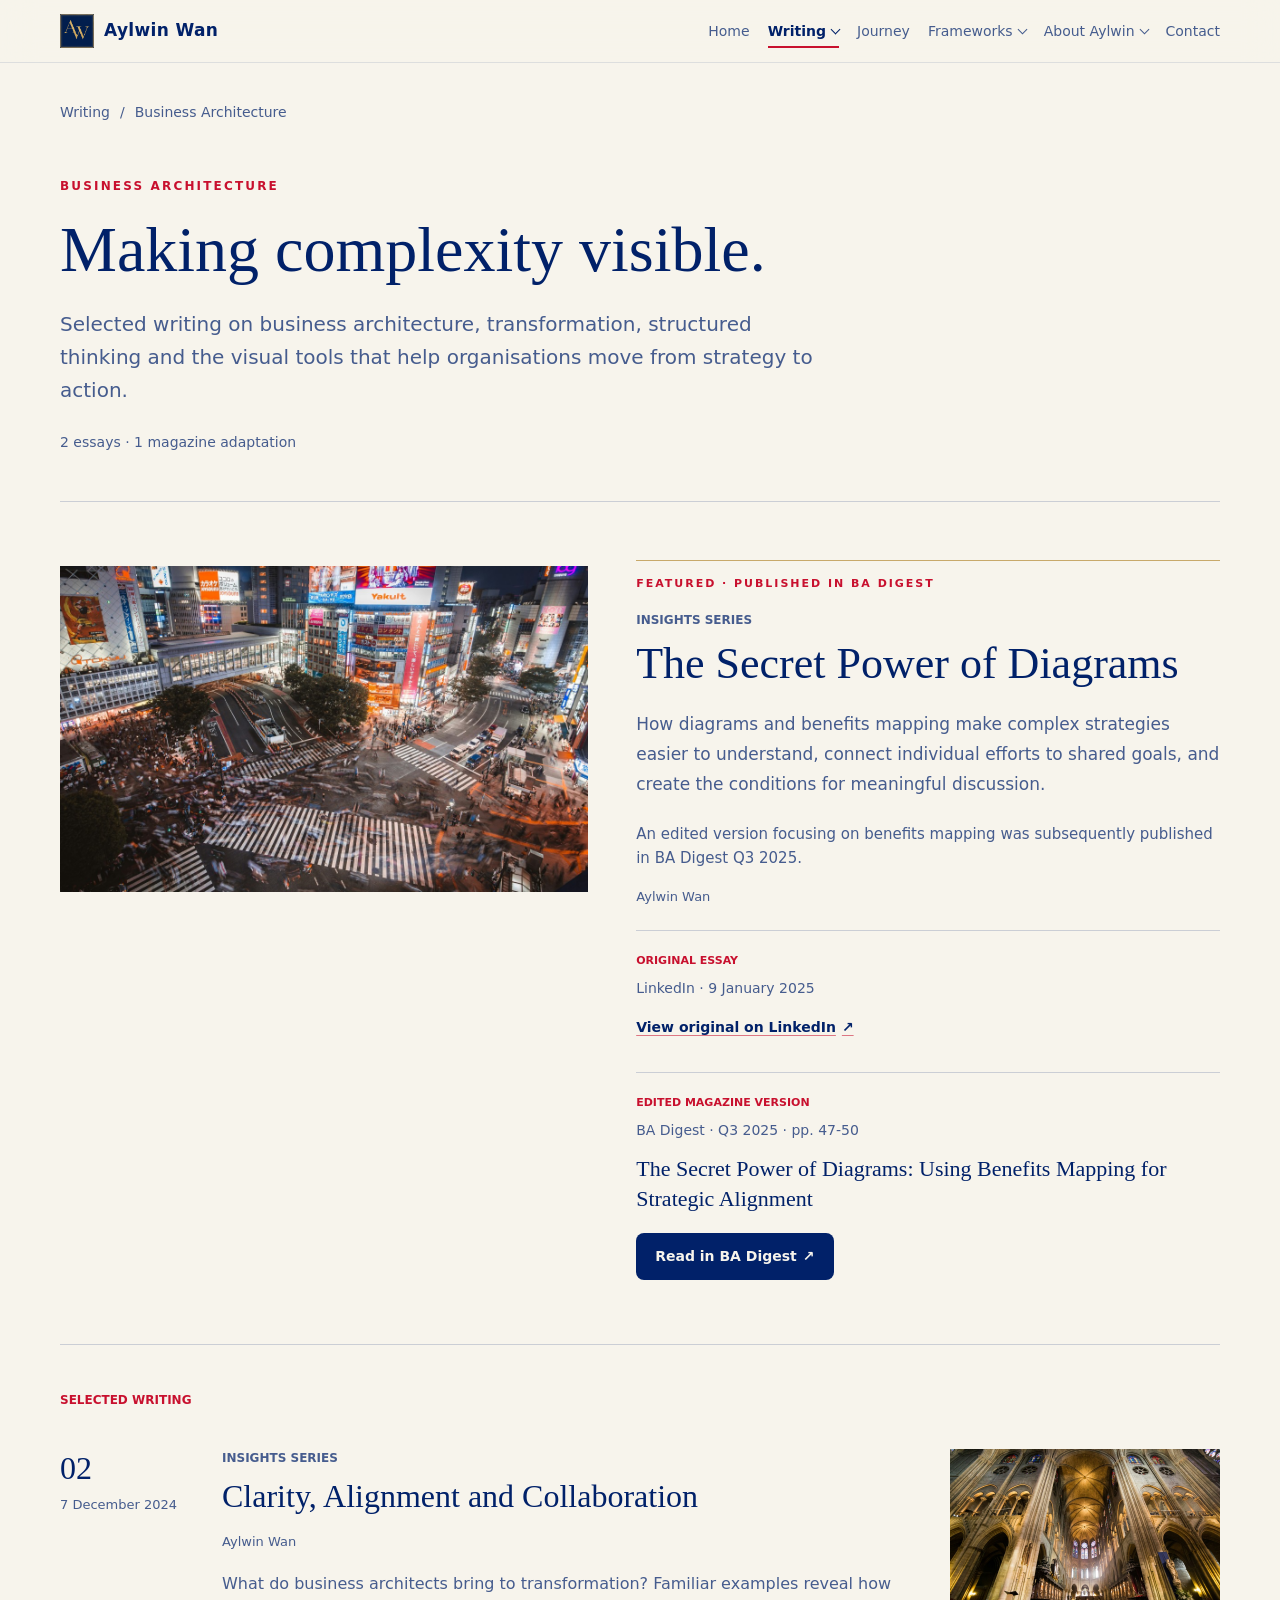
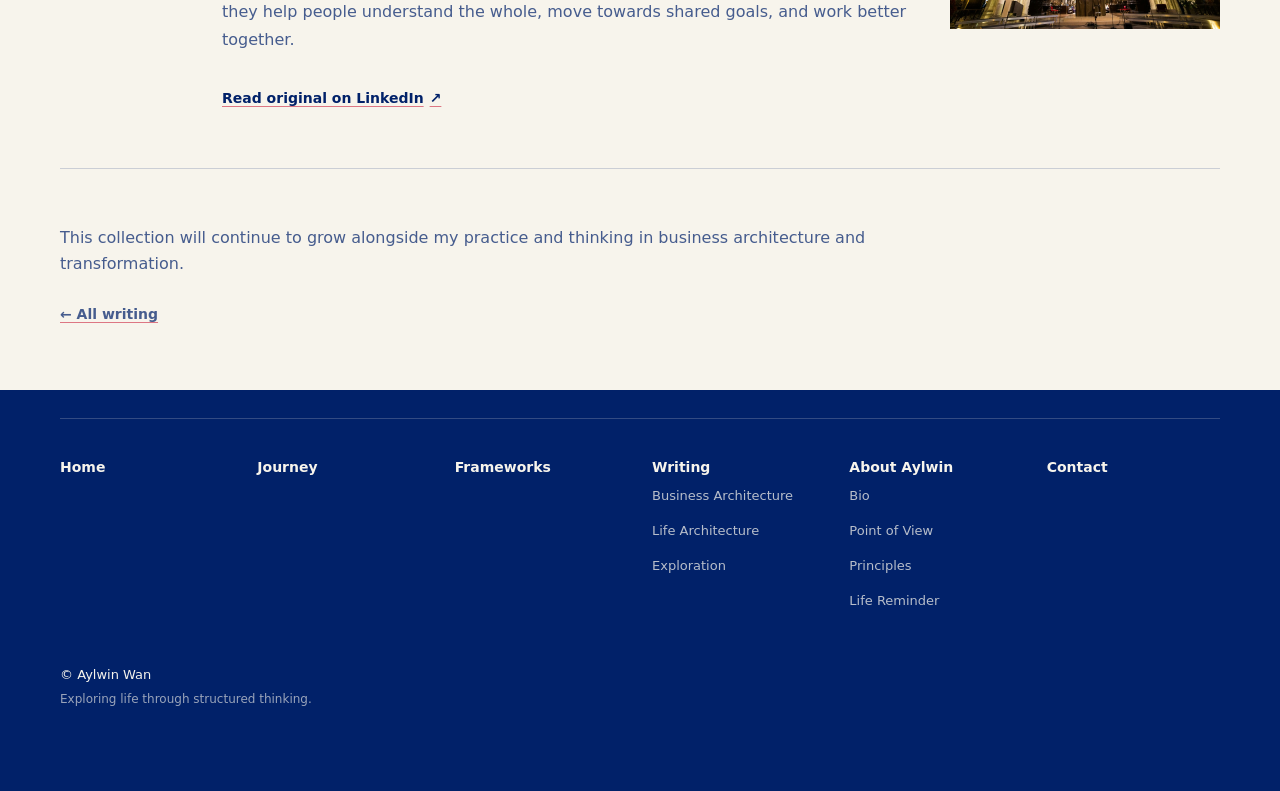
<file: writing/business-architecture/index.html>
<!doctype html>
<!-- Generated by tools/build_writing.py from writing/collections.json. -->
<html lang="en">
  <head>
    <meta charset="utf-8" />
    <meta name="viewport" content="width=device-width, initial-scale=1" />
    <title>Business Architecture Writing | Aylwin Wan</title>
    <meta name="description" content="Selected writing by Aylwin Wan on business architecture, transformation, structured thinking, benefits mapping, clarity and organisational alignment." />
    <link rel="canonical" href="https://aylwinwan.com/writing/business-architecture/" />
    <meta property="og:type" content="website" />
    <meta property="og:site_name" content="Aylwin Wan" />
    <meta property="og:title" content="Business Architecture Writing | Aylwin Wan" />
    <meta property="og:description" content="Selected writing by Aylwin Wan on business architecture, transformation, structured thinking, benefits mapping, clarity and organisational alignment." />
    <meta property="og:url" content="https://aylwinwan.com/writing/business-architecture/" />
    <meta property="og:image" content="https://aylwinwan.com/assets/writing/diagrams.jpg" />
    <meta property="og:image:alt" content="Crowds crossing Shibuya&#x27;s intersecting pedestrian crossings beneath illuminated buildings at night." />
    <meta http-equiv="Content-Security-Policy" content="default-src 'self'; img-src 'self'; style-src 'self' 'unsafe-inline'; script-src 'self'; connect-src 'self'; object-src 'none'; base-uri 'none'; form-action 'none'" />
    <link rel="icon" href="../../assets/favicon.svg" type="image/svg+xml" />
    <link rel="stylesheet" href="../../assets/css/styles.css?v=20260921-writing" />
  </head>
  <body class="page-collection page-business-architecture">
    <a class="collection-skip" href="#main">Skip to content</a>
    <header class="site-header">
      <nav class="nav" aria-label="Main navigation" data-current-nav="writing" data-current-subnav="business-architecture">
        <a class="brand" href="../../index.html#top" aria-label="Aylwin Wan home">
          <span class="brand-mark" aria-hidden="true"><img src="../../assets/aw-logo.png" alt="" width="942" height="942" /></span>
          <span>Aylwin Wan</span>
        </a>
        <div class="nav-links site-nav-desktop" data-nav-desktop><a href="../../index.html#top">Home</a><details class="nav-dropdown"><summary aria-current="page">Writing</summary><div class="dropdown-menu"><a href="../../writing/business-architecture/index.html" aria-current="page">Business Architecture</a><a href="../../writing/life-architecture/index.html">Life Architecture</a><a href="../../travel-as-a-lens.html">Exploration</a></div></details><a href="../../road-to-life-architecture.html">Journey</a><details class="nav-dropdown"><summary>Frameworks</summary><div class="dropdown-menu"><a href="../../frameworks/life-design-principles/index.html">Life Design Principles</a><a href="../../index.html#frameworks">The Happiness Equation</a><a href="../../index.html#frameworks">Life Capitals</a></div></details><details class="nav-dropdown"><summary>About Aylwin</summary><div class="dropdown-menu"><a href="../../index.html#bio">Bio</a><a href="../../index.html#point-of-view">Point of View</a><a href="../../index.html#principles">Principles</a><a href="../../index.html#life-reminder">Life Reminder</a></div></details><a href="../../index.html#contact">Contact</a></div>
        <div class="site-nav-mobile" data-nav-mobile></div>
        <noscript><a href="../../index.html#writing">All writing</a></noscript>
      </nav>
    </header>
    <main id="main">
      <div class="collection-shell">
        <nav class="collection-breadcrumb" aria-label="Breadcrumb"><a href="../../index.html#writing">Writing</a><span aria-hidden="true">/</span><span aria-current="page">Business Architecture</span></nav>
        <section class="collection-intro" aria-labelledby="collection-title">
          <p class="kicker">Business Architecture</p>
          <h1 id="collection-title">Making complexity visible.</h1>
          <p class="collection-intro-copy">Selected writing on business architecture, transformation, structured thinking and the visual tools that help organisations move from strategy to action.</p>
          <p class="collection-count">2 essays &#183; 1 magazine adaptation</p>
        </section>
        <section class="collection-feature" aria-labelledby="secret-power-of-diagrams">
      <article>
        <div class="collection-feature-layout">
          <figure class="collection-photo"><img src="../../assets/writing/diagrams.jpg" alt="Crowds crossing Shibuya&#x27;s intersecting pedestrian crossings beneath illuminated buildings at night." width="1166" height="720" fetchpriority="high" decoding="async" /></figure>
          <div class="collection-feature-copy">
            <p class="kicker publication-kicker">Featured &#183; Published in BA Digest</p>
            <p class="collection-series">Insights Series</p>
            <h2 id="secret-power-of-diagrams">The Secret Power of Diagrams</h2>
            <p class="collection-excerpt">How diagrams and benefits mapping make complex strategies easier to understand, connect individual efforts to shared goals, and create the conditions for meaningful discussion.</p>
            <p class="collection-publication-note">An edited version focusing on benefits mapping was subsequently published in BA Digest Q3 2025.</p>
            <p class="collection-author">Aylwin Wan</p>
            <div class="publication-record">
              <h3>Original essay</h3>
              <p class="publication-meta">LinkedIn &#183; <time datetime="2025-01-09">9 January 2025</time></p>
              <a class="collection-link" href="https://www.linkedin.com/pulse/secret-power-diagrams-essential-tools-business-success-aylwin-wan-kcknc/" target="_blank" rel="noopener noreferrer">View original on LinkedIn <span aria-hidden="true">&#8599;</span><span class="collection-sr-only"> (opens in a new tab)</span></a>
            </div>
            <div class="publication-record publication-record-magazine">
              <h3>Edited magazine version</h3>
              <p class="publication-meta">BA Digest &#183; Q3 2025 &#183; pp. 47-50</p>
              <p class="publication-title">The Secret Power of Diagrams: Using Benefits Mapping for Strategic Alignment</p>
              <a class="button" href="https://www.blackmetric.com/ba-digest-q3-2025/" target="_blank" rel="noopener noreferrer">Read in BA Digest <span aria-hidden="true">&#8599;</span><span class="collection-sr-only"> (opens in a new tab)</span></a>
            </div>
          </div>
        </div>
      </article>
    </section>
        <section class="collection-selected" aria-labelledby="selected-title">
          <h2 class="collection-section-label" id="selected-title">Selected Writing</h2>
          <article class="collection-entry" aria-labelledby="core-values-business-architects">
      <div class="collection-entry-index"><span aria-hidden="true">02</span><time datetime="2024-12-07">7 December 2024</time></div>
      <div class="collection-entry-copy">
        <p class="collection-series">Insights Series</p>
        <h3 id="core-values-business-architects">Clarity, Alignment and Collaboration</h3>
        <p class="collection-author">Aylwin Wan</p>
        <p class="collection-excerpt">What do business architects bring to transformation? Familiar examples reveal how they help people understand the whole, move towards shared goals, and work better together.</p>
        <div class="collection-actions"><a class="collection-link" href="https://www.linkedin.com/pulse/three-core-values-business-architects-bring-clarity-alignment-wan-a54ic/" target="_blank" rel="noopener noreferrer">Read original on LinkedIn <span aria-hidden="true">&#8599;</span><span class="collection-sr-only"> (opens in a new tab)</span></a></div>
      </div>
      <figure class="collection-photo"><img src="../../assets/writing/core-values.jpg" alt="Vaulted stone ceilings, tall columns and stained-glass windows inside Notre Dame in Paris." width="1080" height="720" loading="lazy" decoding="async" /></figure>
    </article>
        </section>
        <div class="collection-closing"><p>This collection will continue to grow alongside my practice and thinking in business architecture and transformation.</p><a class="collection-link" href="../../index.html#writing">&#8592; All writing</a></div>
      </div>
    </main>
    <div class="collection-footer"><div class="collection-shell"><footer class="global-footer" data-common-footer><nav class="global-footer-nav" aria-label="Footer sitemap"><ul class="global-footer-grid"><li><a href="../../index.html#top">Home</a></li><li><a href="../../road-to-life-architecture.html">Journey</a></li><li><a href="../../index.html#frameworks">Frameworks</a></li><li><a href="../../index.html#writing">Writing</a><ul class="global-footer-links"><li><a href="../../writing/business-architecture/index.html">Business Architecture</a></li><li><a href="../../writing/life-architecture/index.html">Life Architecture</a></li><li><a href="../../travel-as-a-lens.html">Exploration</a></li></ul></li><li><a href="../../index.html#about-aylwin">About Aylwin</a><ul class="global-footer-links"><li><a href="../../index.html#bio">Bio</a></li><li><a href="../../index.html#point-of-view">Point of View</a></li><li><a href="../../index.html#principles">Principles</a></li><li><a href="../../index.html#life-reminder">Life Reminder</a></li></ul></li><li><a href="../../index.html#contact">Contact</a></li></ul></nav><div class="global-footer-signature"><span>© Aylwin Wan</span><span class="global-footer-note">Exploring life through structured thinking.</span></div></footer></div></div>
    <script src="../../assets/common-navigation.js?v=20260923-frameworks-menu" defer></script>
    <script src="../../assets/common-footer.js?v=20260921-writing" defer></script>
  </body>
</html>
</file>
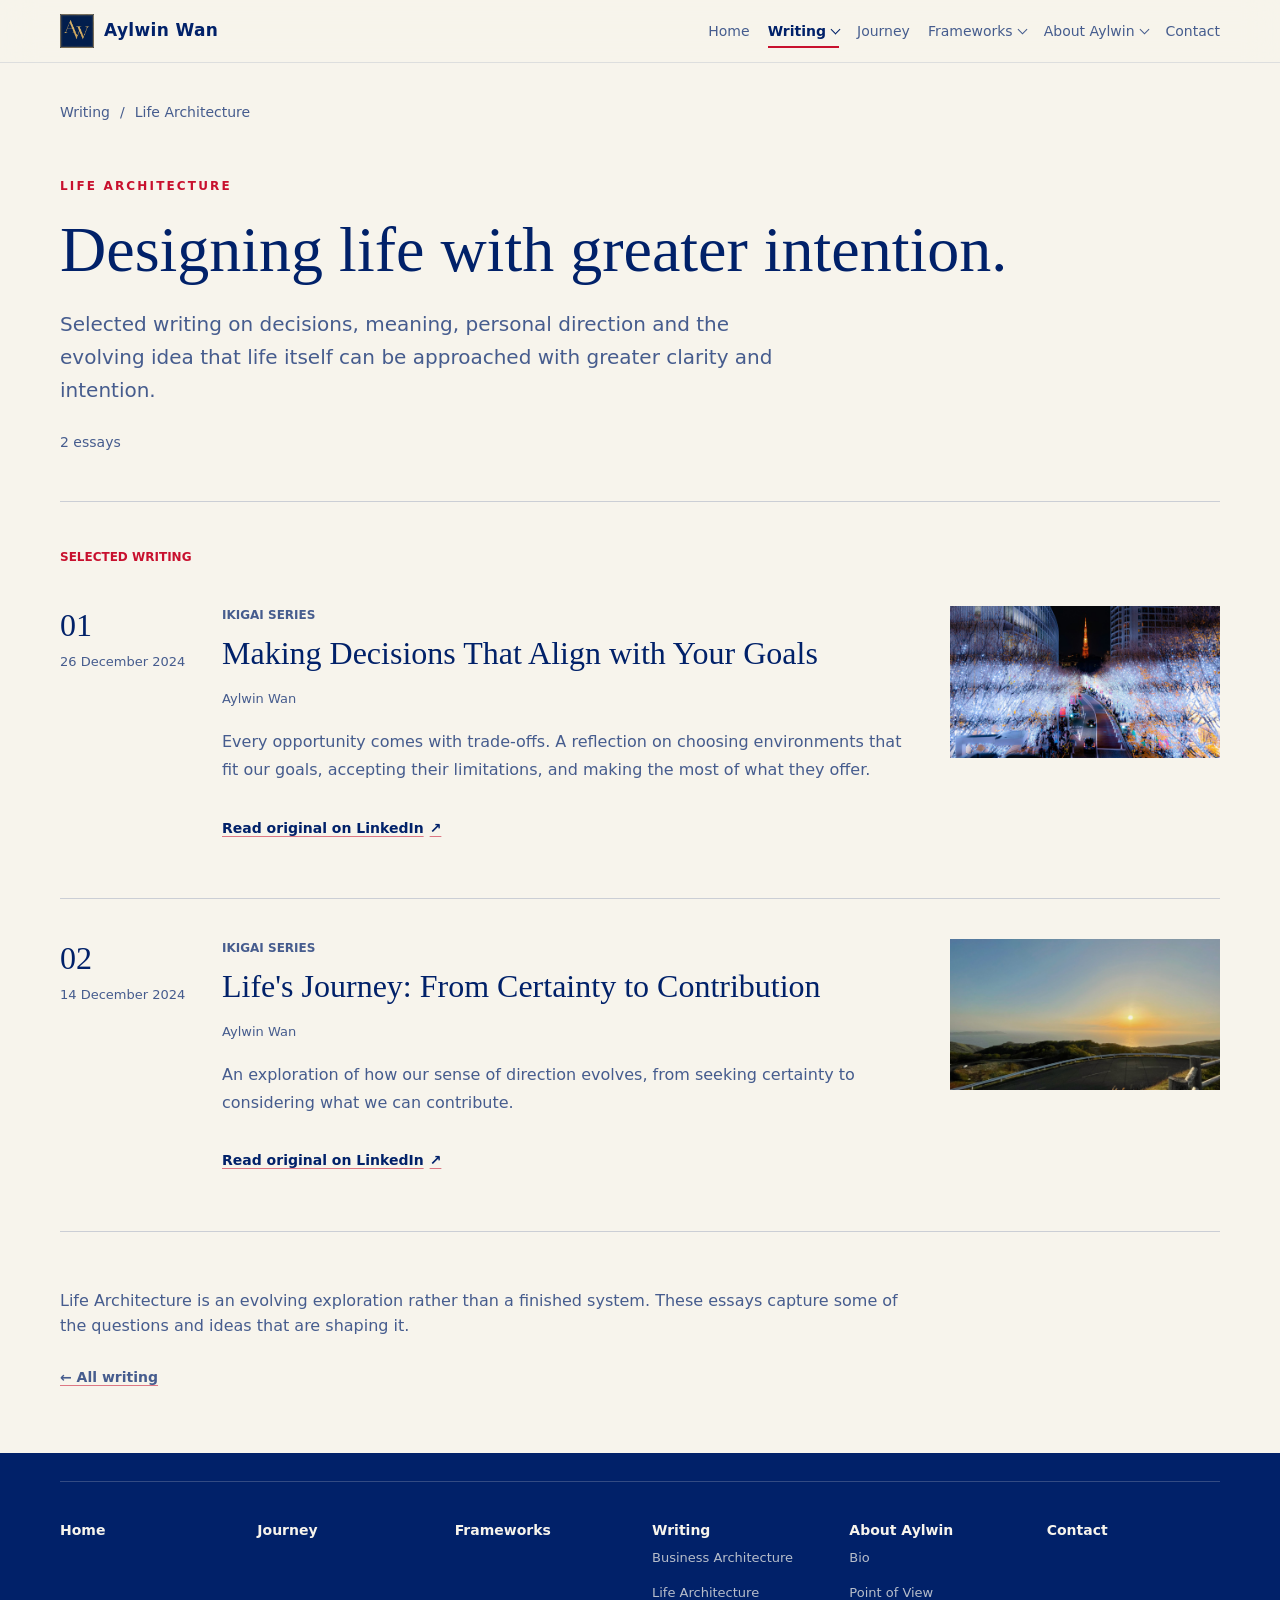
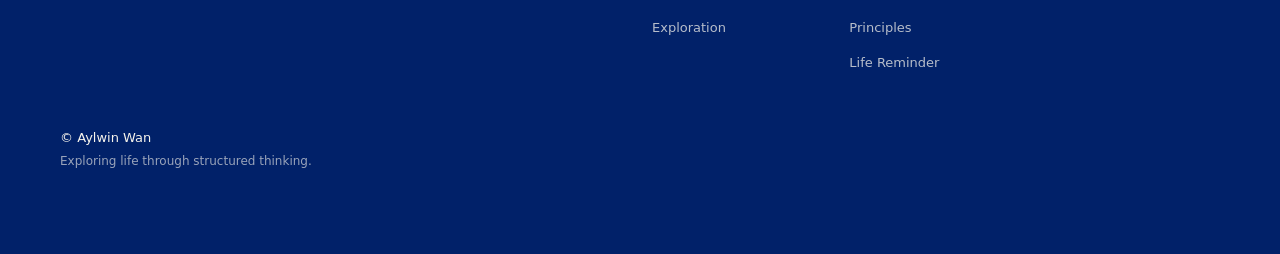
<file: writing/life-architecture/index.html>
<!doctype html>
<!-- Generated by tools/build_writing.py from writing/collections.json. -->
<html lang="en">
  <head>
    <meta charset="utf-8" />
    <meta name="viewport" content="width=device-width, initial-scale=1" />
    <title>Life Architecture &amp; Life Design Writing | Aylwin Wan</title>
    <meta name="description" content="Selected writing by Aylwin Wan exploring life architecture, decision-making, meaning, personal direction and intentional life design." />
    <link rel="canonical" href="https://aylwinwan.com/writing/life-architecture/" />
    <meta property="og:type" content="website" />
    <meta property="og:site_name" content="Aylwin Wan" />
    <meta property="og:title" content="Life Architecture &amp; Life Design Writing | Aylwin Wan" />
    <meta property="og:description" content="Selected writing by Aylwin Wan exploring life architecture, decision-making, meaning, personal direction and intentional life design." />
    <meta property="og:url" content="https://aylwinwan.com/writing/life-architecture/" />
    <meta property="og:image" content="https://aylwinwan.com/assets/writing/decisions.jpg" />
    <meta property="og:image:alt" content="Tokyo Tower glowing orange beyond an avenue lined with blue and white winter lights." />
    <meta http-equiv="Content-Security-Policy" content="default-src 'self'; img-src 'self'; style-src 'self' 'unsafe-inline'; script-src 'self'; connect-src 'self'; object-src 'none'; base-uri 'none'; form-action 'none'" />
    <link rel="icon" href="../../assets/favicon.svg" type="image/svg+xml" />
    <link rel="stylesheet" href="../../assets/css/styles.css?v=20260921-writing" />
  </head>
  <body class="page-collection page-life-architecture">
    <a class="collection-skip" href="#main">Skip to content</a>
    <header class="site-header">
      <nav class="nav" aria-label="Main navigation" data-current-nav="writing" data-current-subnav="life-architecture">
        <a class="brand" href="../../index.html#top" aria-label="Aylwin Wan home">
          <span class="brand-mark" aria-hidden="true"><img src="../../assets/aw-logo.png" alt="" width="942" height="942" /></span>
          <span>Aylwin Wan</span>
        </a>
        <div class="nav-links site-nav-desktop" data-nav-desktop><a href="../../index.html#top">Home</a><details class="nav-dropdown"><summary aria-current="page">Writing</summary><div class="dropdown-menu"><a href="../../writing/business-architecture/index.html">Business Architecture</a><a href="../../writing/life-architecture/index.html" aria-current="page">Life Architecture</a><a href="../../travel-as-a-lens.html">Exploration</a></div></details><a href="../../road-to-life-architecture.html">Journey</a><details class="nav-dropdown"><summary>Frameworks</summary><div class="dropdown-menu"><a href="../../frameworks/life-design-principles/index.html">Life Design Principles</a><a href="../../index.html#frameworks">The Happiness Equation</a><a href="../../index.html#frameworks">Life Capitals</a></div></details><details class="nav-dropdown"><summary>About Aylwin</summary><div class="dropdown-menu"><a href="../../index.html#bio">Bio</a><a href="../../index.html#point-of-view">Point of View</a><a href="../../index.html#principles">Principles</a><a href="../../index.html#life-reminder">Life Reminder</a></div></details><a href="../../index.html#contact">Contact</a></div>
        <div class="site-nav-mobile" data-nav-mobile></div>
        <noscript><a href="../../index.html#writing">All writing</a></noscript>
      </nav>
    </header>
    <main id="main">
      <div class="collection-shell">
        <nav class="collection-breadcrumb" aria-label="Breadcrumb"><a href="../../index.html#writing">Writing</a><span aria-hidden="true">/</span><span aria-current="page">Life Architecture</span></nav>
        <section class="collection-intro" aria-labelledby="collection-title">
          <p class="kicker">Life Architecture</p>
          <h1 id="collection-title">Designing life with greater intention.</h1>
          <p class="collection-intro-copy">Selected writing on decisions, meaning, personal direction and the evolving idea that life itself can be approached with greater clarity and intention.</p>
          <p class="collection-count">2 essays</p>
        </section>
        
        <section class="collection-selected" aria-labelledby="selected-title">
          <h2 class="collection-section-label" id="selected-title">Selected Writing</h2>
          <article class="collection-entry" aria-labelledby="decisions-that-align-with-your-goals">
      <div class="collection-entry-index"><span aria-hidden="true">01</span><time datetime="2024-12-26">26 December 2024</time></div>
      <div class="collection-entry-copy">
        <p class="collection-series">Ikigai Series</p>
        <h3 id="decisions-that-align-with-your-goals">Making Decisions That Align with Your Goals</h3>
        <p class="collection-author">Aylwin Wan</p>
        <p class="collection-excerpt">Every opportunity comes with trade-offs. A reflection on choosing environments that fit our goals, accepting their limitations, and making the most of what they offer.</p>
        <div class="collection-actions"><a class="collection-link" href="https://www.linkedin.com/pulse/ikigai-seriesmaking-decisions-align-your-goals-never-try-aylwin-wan-ibirc/" target="_blank" rel="noopener noreferrer">Read original on LinkedIn <span aria-hidden="true">&#8599;</span><span class="collection-sr-only"> (opens in a new tab)</span></a></div>
      </div>
      <figure class="collection-photo"><img src="../../assets/writing/decisions.jpg" alt="Tokyo Tower glowing orange beyond an avenue lined with blue and white winter lights." width="1280" height="720" loading="lazy" decoding="async" /></figure>
    </article><article class="collection-entry" aria-labelledby="certainty-to-contribution">
      <div class="collection-entry-index"><span aria-hidden="true">02</span><time datetime="2024-12-14">14 December 2024</time></div>
      <div class="collection-entry-copy">
        <p class="collection-series">Ikigai Series</p>
        <h3 id="certainty-to-contribution">Life&#x27;s Journey: From Certainty to Contribution</h3>
        <p class="collection-author">Aylwin Wan</p>
        <p class="collection-excerpt">An exploration of how our sense of direction evolves, from seeking certainty to considering what we can contribute.</p>
        <div class="collection-actions"><a class="collection-link" href="https://www.linkedin.com/pulse/ikigai-serieslifes-journey-from-certainty-contribution-aylwin-wan-re0dc/" target="_blank" rel="noopener noreferrer">Read original on LinkedIn <span aria-hidden="true">&#8599;</span><span class="collection-sr-only"> (opens in a new tab)</span></a></div>
      </div>
      <figure class="collection-photo"><img src="../../assets/writing/contribution.jpg" alt="The sun low over the sea beyond a winding coastal road and green hills." width="1280" height="719" loading="lazy" decoding="async" /></figure>
    </article>
        </section>
        <div class="collection-closing"><p>Life Architecture is an evolving exploration rather than a finished system. These essays capture some of the questions and ideas that are shaping it.</p><a class="collection-link" href="../../index.html#writing">&#8592; All writing</a></div>
      </div>
    </main>
    <div class="collection-footer"><div class="collection-shell"><footer class="global-footer" data-common-footer><nav class="global-footer-nav" aria-label="Footer sitemap"><ul class="global-footer-grid"><li><a href="../../index.html#top">Home</a></li><li><a href="../../road-to-life-architecture.html">Journey</a></li><li><a href="../../index.html#frameworks">Frameworks</a></li><li><a href="../../index.html#writing">Writing</a><ul class="global-footer-links"><li><a href="../../writing/business-architecture/index.html">Business Architecture</a></li><li><a href="../../writing/life-architecture/index.html">Life Architecture</a></li><li><a href="../../travel-as-a-lens.html">Exploration</a></li></ul></li><li><a href="../../index.html#about-aylwin">About Aylwin</a><ul class="global-footer-links"><li><a href="../../index.html#bio">Bio</a></li><li><a href="../../index.html#point-of-view">Point of View</a></li><li><a href="../../index.html#principles">Principles</a></li><li><a href="../../index.html#life-reminder">Life Reminder</a></li></ul></li><li><a href="../../index.html#contact">Contact</a></li></ul></nav><div class="global-footer-signature"><span>© Aylwin Wan</span><span class="global-footer-note">Exploring life through structured thinking.</span></div></footer></div></div>
    <script src="../../assets/common-navigation.js?v=20260923-frameworks-menu" defer></script>
    <script src="../../assets/common-footer.js?v=20260921-writing" defer></script>
  </body>
</html>
</file>
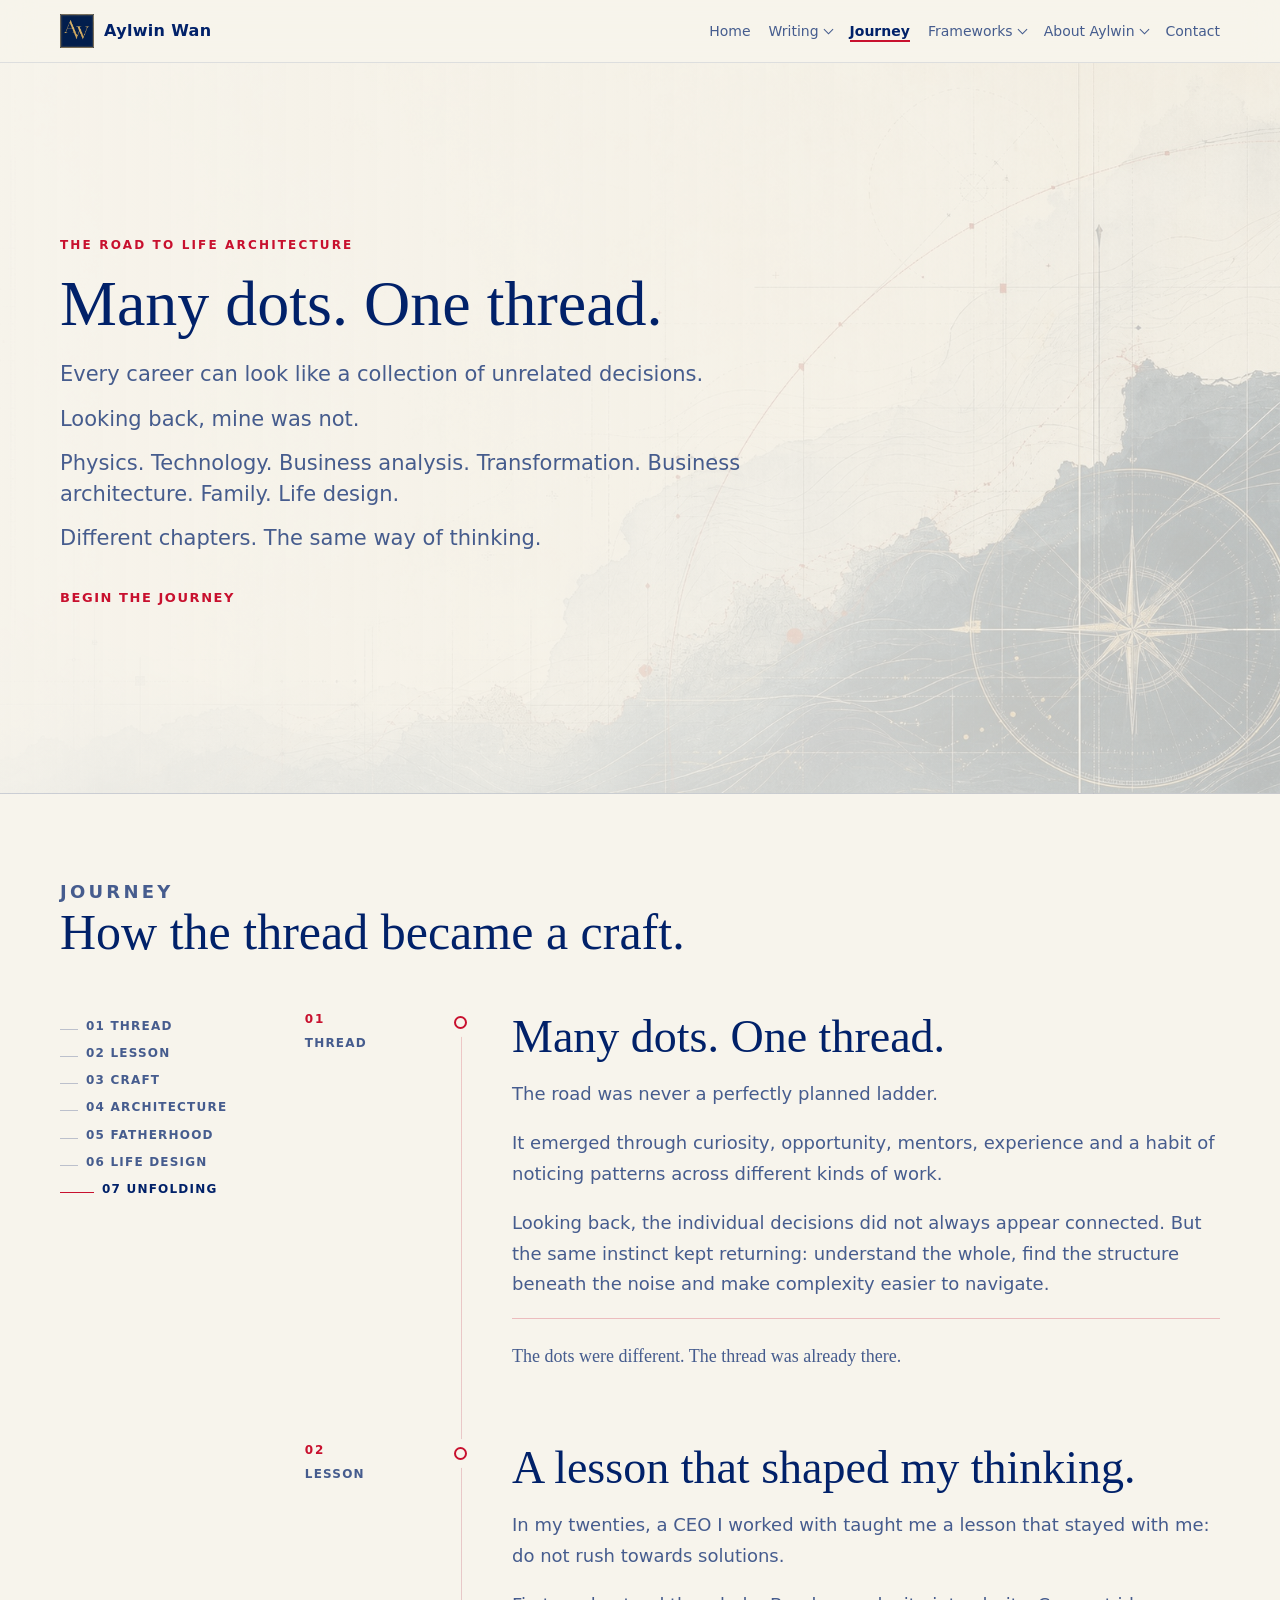
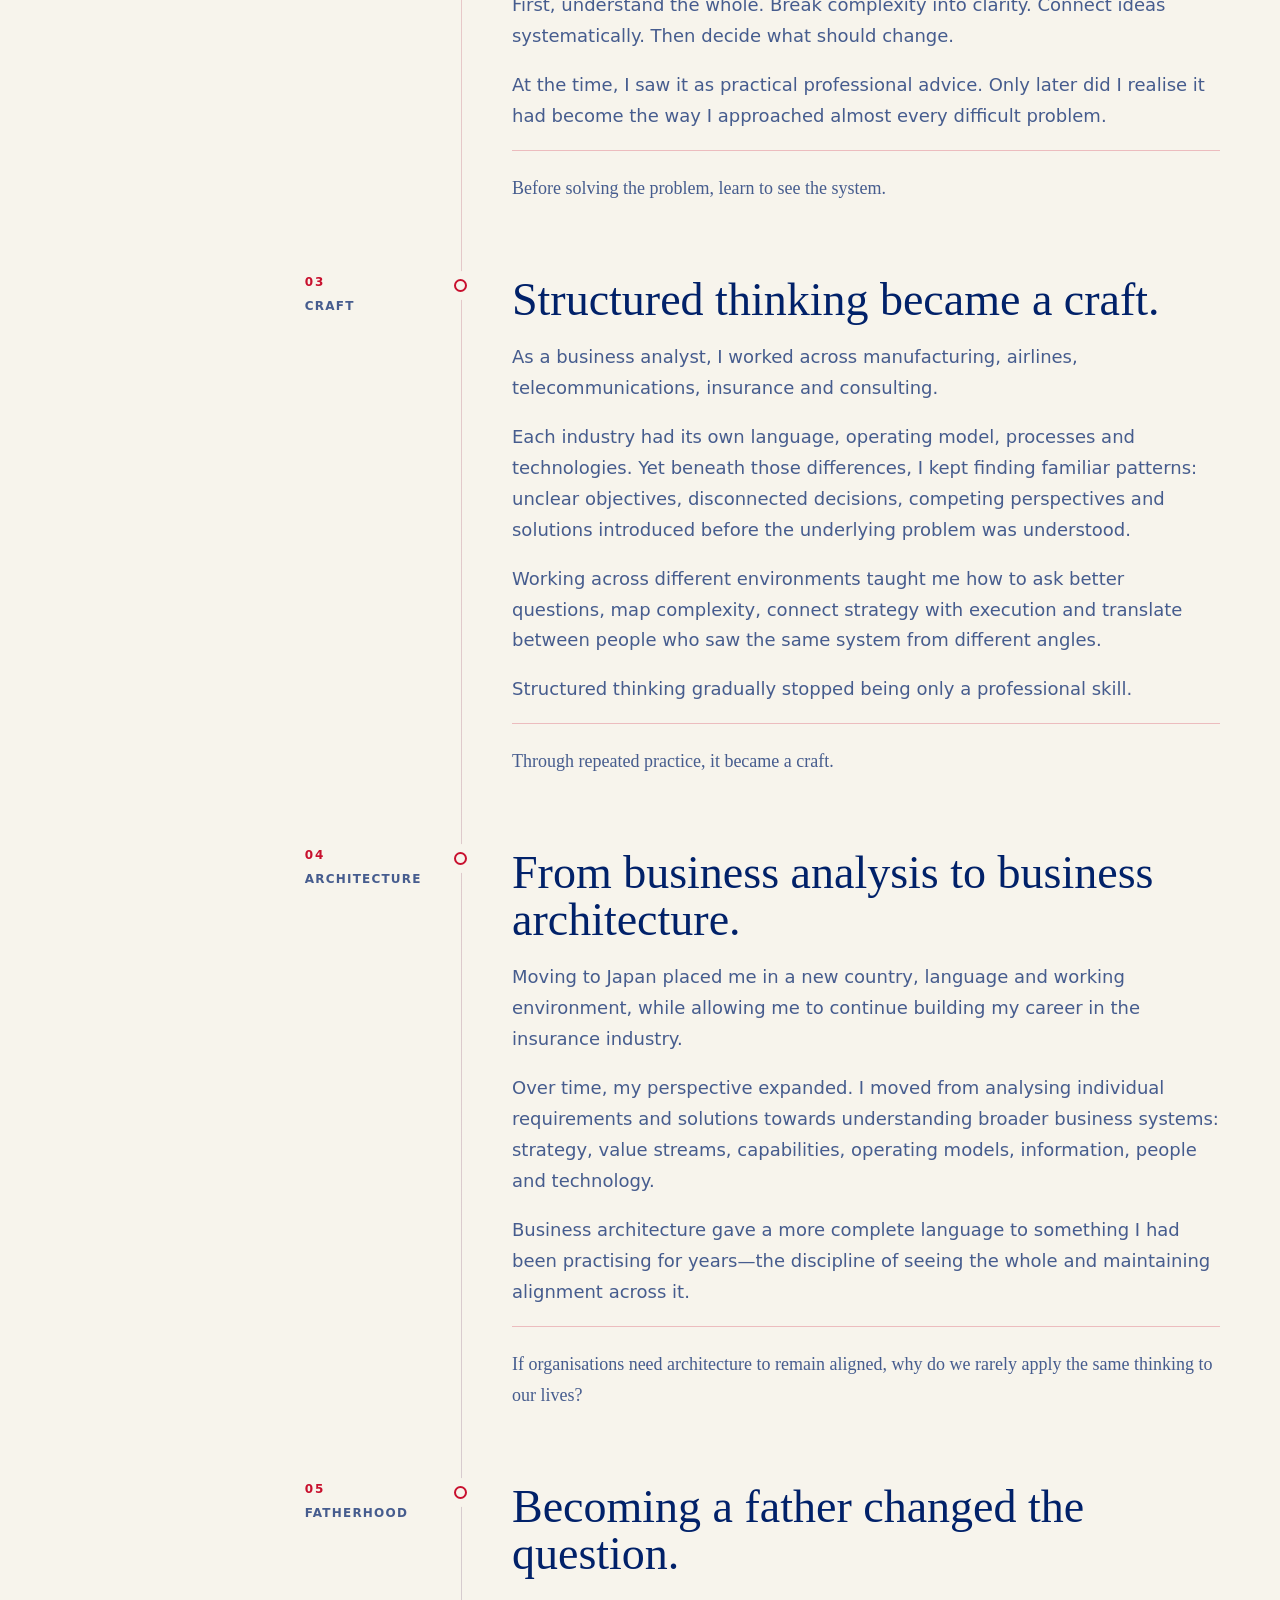
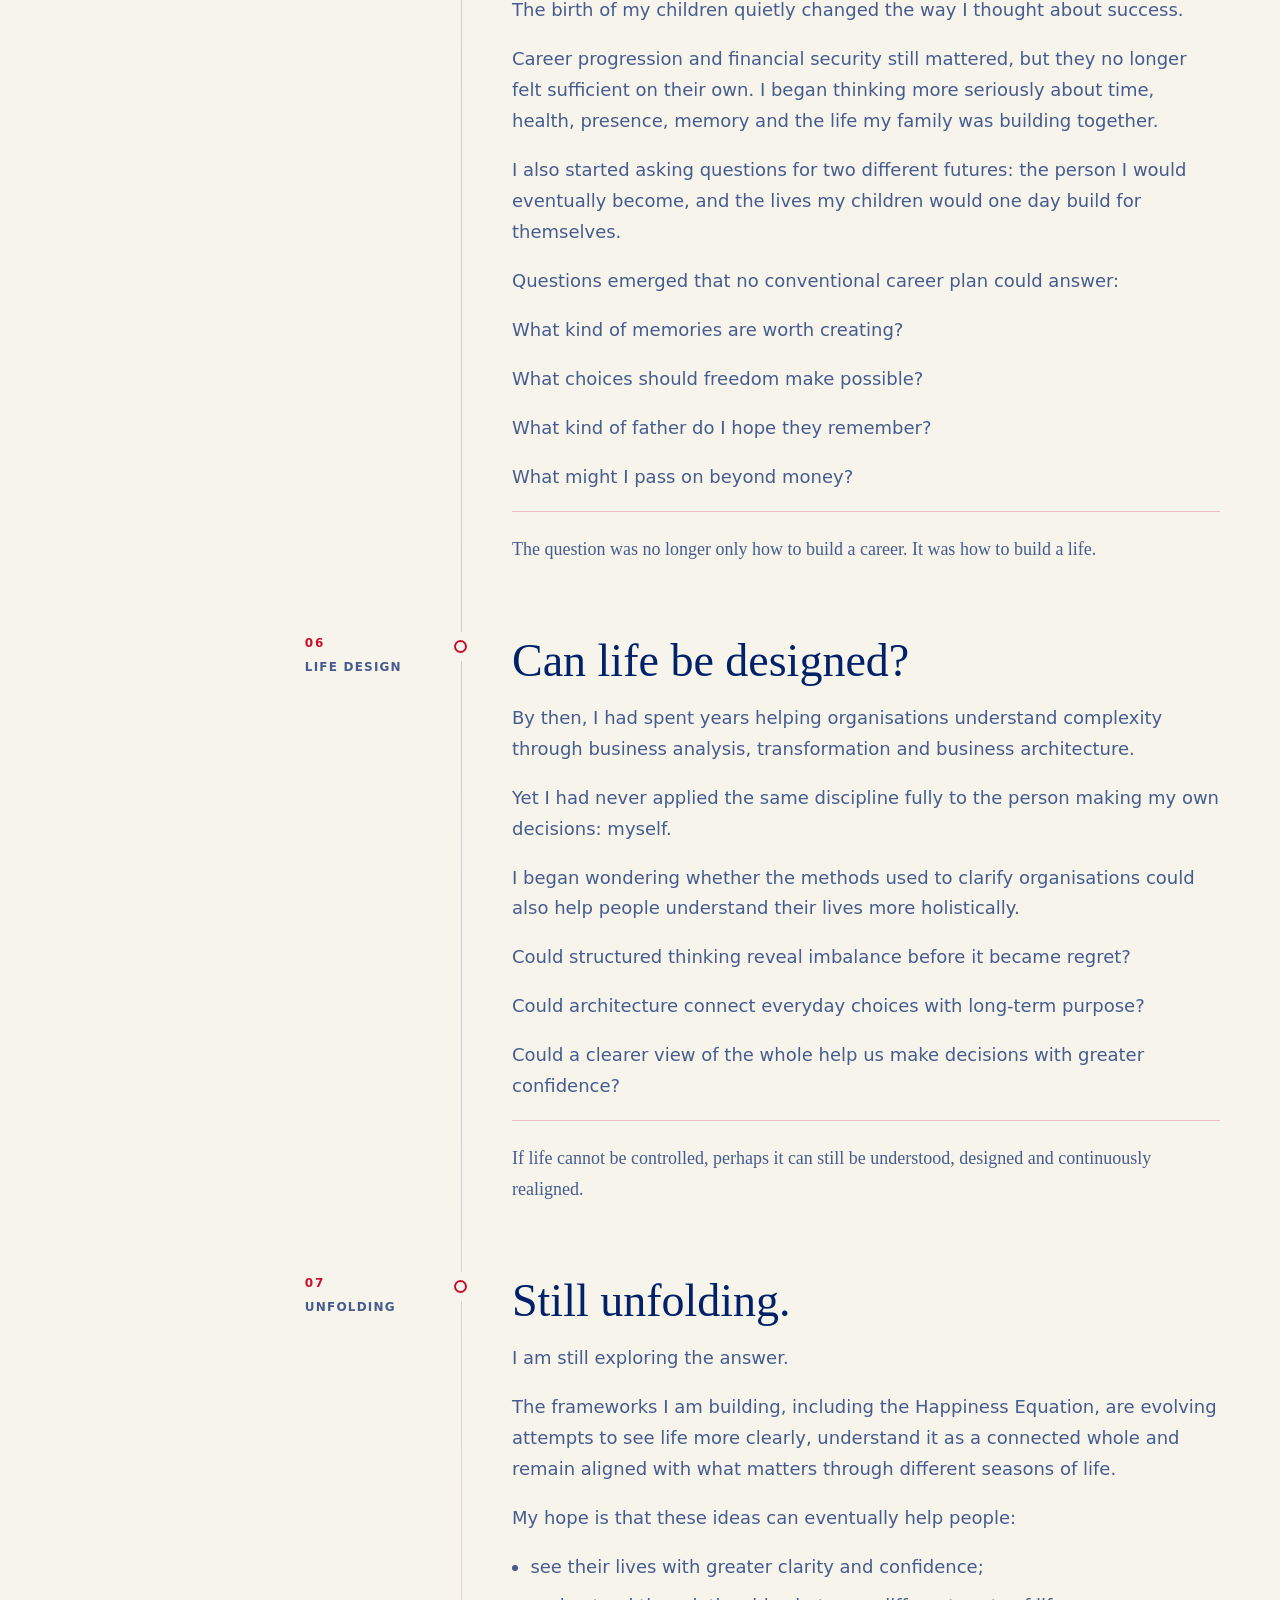
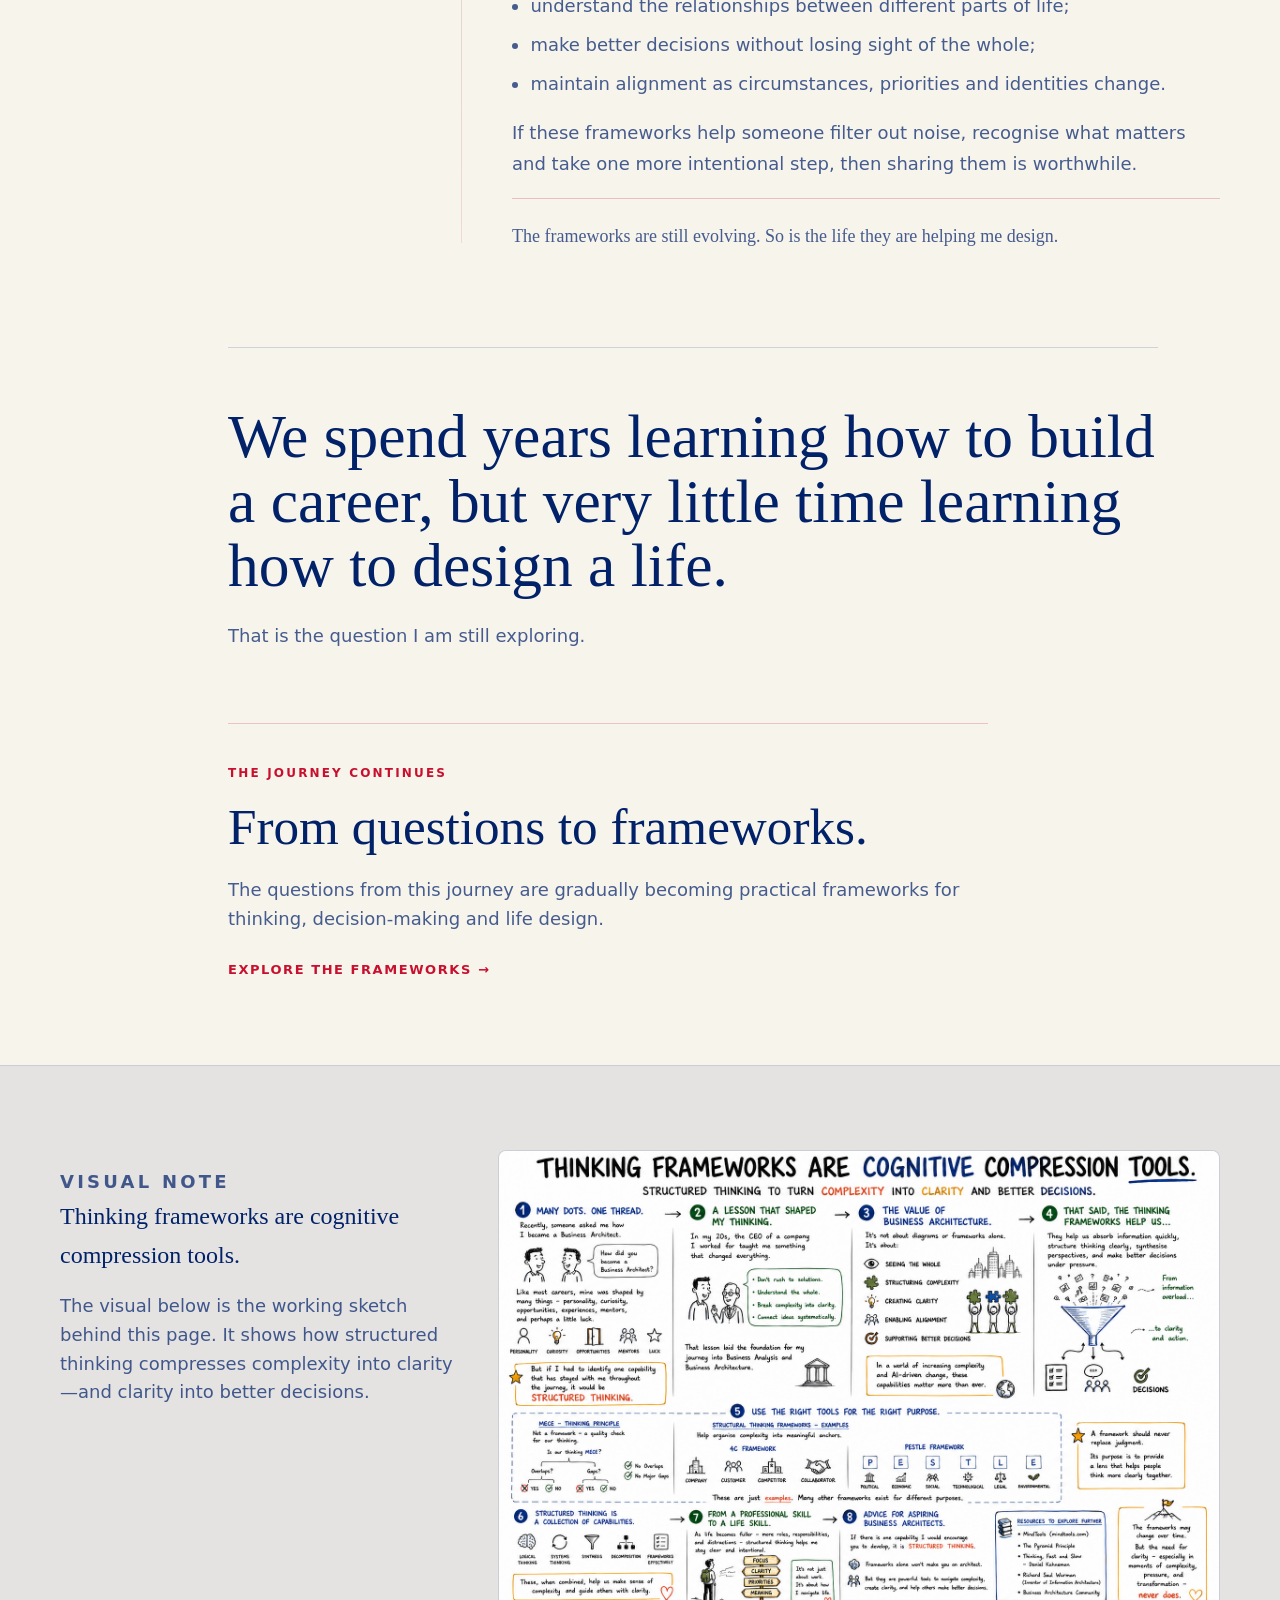
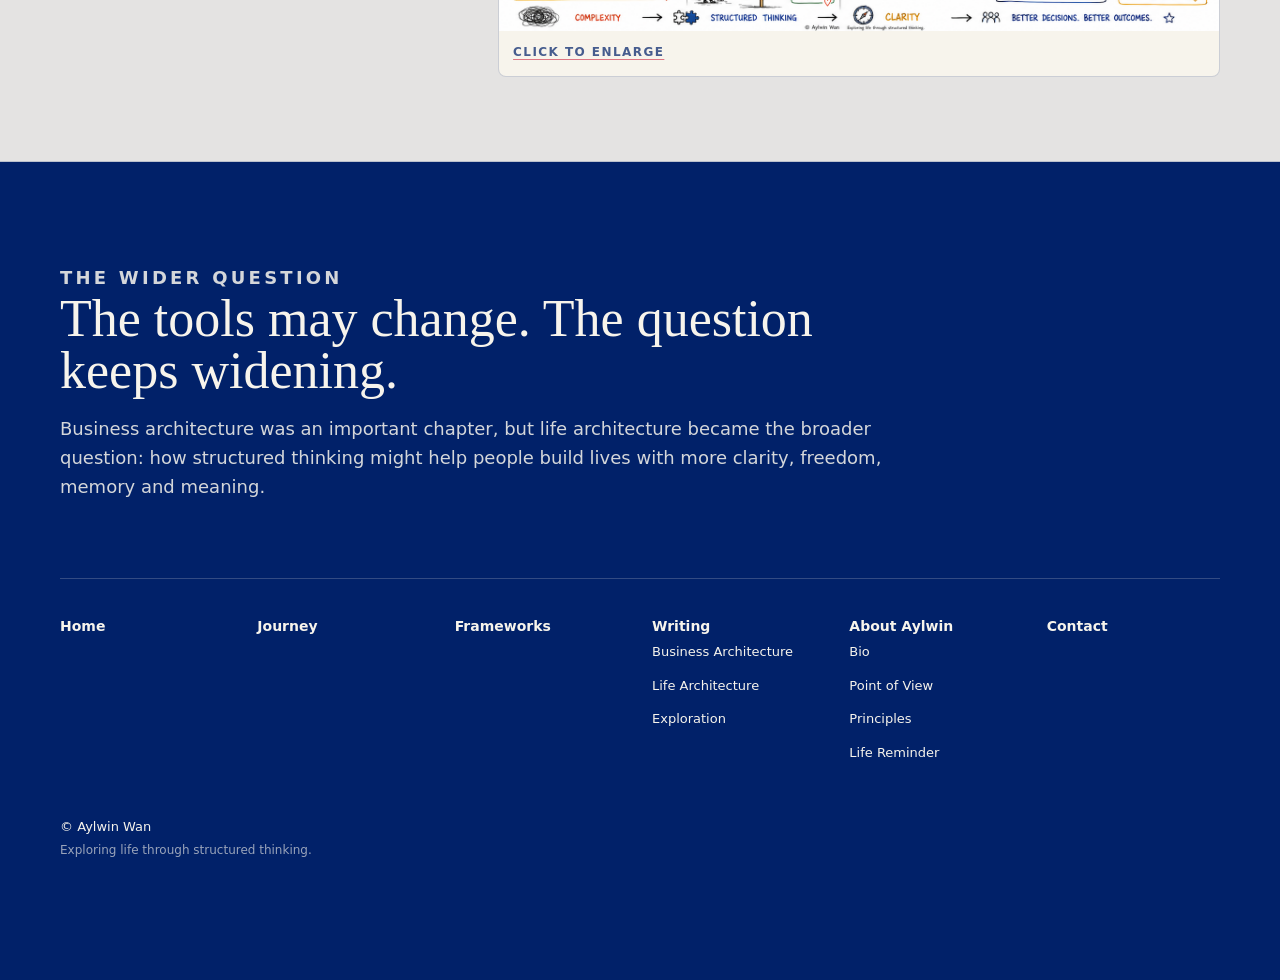
<file: road-to-life-architecture.html>
<!doctype html>
<html lang="en">
  <head>
    <meta charset="utf-8" />
    <meta name="viewport" content="width=device-width, initial-scale=1" />
    <meta
      name="description"
      content="Aylwin Wan's story of how structured thinking became the thread through physics, technology, business analysis, transformation, business architecture, family, and life design."
    />
    <meta
      http-equiv="Content-Security-Policy"
      content="default-src 'self'; img-src 'self'; style-src 'self' 'unsafe-inline'; script-src 'self'; connect-src 'self'; object-src 'none'; base-uri 'none'; form-action 'none'; frame-ancestors 'none'"
    />
    <link rel="icon" href="assets/favicon.svg" type="image/svg+xml" />
    <link rel="stylesheet" href="assets/css/styles.css?v=20260921-lightbox-scroll" />
    <title>The Road to Life Architecture | Aylwin Wan</title>
  </head>
  <body class="page-journey">
    <header class="site-header">
      <nav class="nav" aria-label="Main navigation" data-current-nav="journey">
        <a class="brand" href="index.html#top" aria-label="Aylwin Wan home">
          <span class="brand-mark" aria-hidden="true"><img src="assets/aw-logo.png" alt="" width="942" height="942" /></span>
          <span data-content="brand.name">Aylwin Wan</span>
        </a>
        <div class="nav-links site-nav-desktop" data-nav-desktop></div>
        <div class="site-nav-mobile" data-nav-mobile></div>
      </nav>
    </header>

    <main id="top">
      <section class="page-hero" aria-labelledby="hero-title">
        <div class="hero-inner">
          <p class="kicker" data-content="hero.kicker">THE ROAD TO LIFE ARCHITECTURE</p>
          <h1 id="hero-title" data-content="hero.headline">
            Many dots. One thread.
          </h1>
          <div class="hero-copy hero-copy-stack" data-list="hero.paragraphs">
            <p>Every career can look like a collection of unrelated decisions.</p>
            <p>Looking back, mine was not.</p>
            <p>
              Physics. Technology. Business analysis. Transformation. Business
              architecture. Family. Life design.
            </p>
            <p>Different chapters. The same way of thinking.</p>
          </div>
          <a class="scroll-cue" href="#journey" data-content="hero.scrollCue.label" data-link="hero.scrollCue.href">
            Begin the journey
            <span aria-hidden="true">↓</span>
          </a>
        </div>
      </section>

      <section id="journey" aria-labelledby="journey-title">
        <div class="section-inner">
          <div class="section-heading compact">
            <div>
              <p class="kicker" data-content="journey.kicker">JOURNEY</p>
              <h2 id="journey-title" data-content="journey.title">How the thread became a craft.</h2>
            </div>
          </div>

          <div class="journey-layout">
            <nav class="chapter-nav" aria-label="Journey chapters" data-list="journey.chapterNav">
              <a href="#chapter-thread">01 Thread</a>
              <a href="#chapter-lesson">02 Lesson</a>
              <a href="#chapter-craft">03 Craft</a>
              <a href="#chapter-architecture">04 Architecture</a>
              <a href="#chapter-fatherhood">05 Fatherhood</a>
              <a href="#chapter-life-design">06 Life Design</a>
              <a href="#chapter-unfolding">07 Unfolding</a>
            </nav>

            <div class="journey-timeline" data-list="journey.items">
              <article class="journey-chapter" id="chapter-thread" data-chapter-id="thread">
                <div class="chapter-meta" aria-hidden="true">
                  <span class="journey-number">01</span>
                  <span class="chapter-short-label">Thread</span>
                  <span class="timeline-marker"></span>
                </div>
                <div class="chapter-body">
                  <h3>Many dots. One thread.</h3>
                    <p>The road was never a perfectly planned ladder.</p>
                    <p>It emerged through curiosity, opportunity, mentors, experience and a habit of noticing patterns across different kinds of work.</p>
                    <p>Looking back, the individual decisions did not always appear connected. But the same instinct kept returning: understand the whole, find the structure beneath the noise and make complexity easier to navigate.</p>
                    <p class="chapter-highlight">The dots were different. The thread was already there.</p>
                </div>
              </article>
              <article class="journey-chapter" id="chapter-lesson" data-chapter-id="lesson">
                <div class="chapter-meta" aria-hidden="true">
                  <span class="journey-number">02</span>
                  <span class="chapter-short-label">Lesson</span>
                  <span class="timeline-marker"></span>
                </div>
                <div class="chapter-body">
                  <h3>A lesson that shaped my thinking.</h3>
                    <p>In my twenties, a CEO I worked with taught me a lesson that stayed with me: do not rush towards solutions.</p>
                    <p>First, understand the whole. Break complexity into clarity. Connect ideas systematically. Then decide what should change.</p>
                    <p>At the time, I saw it as practical professional advice. Only later did I realise it had become the way I approached almost every difficult problem.</p>
                    <p class="chapter-highlight">Before solving the problem, learn to see the system.</p>
                </div>
              </article>
              <article class="journey-chapter" id="chapter-craft" data-chapter-id="craft">
                <div class="chapter-meta" aria-hidden="true">
                  <span class="journey-number">03</span>
                  <span class="chapter-short-label">Craft</span>
                  <span class="timeline-marker"></span>
                </div>
                <div class="chapter-body">
                  <h3>Structured thinking became a craft.</h3>
                    <p>As a business analyst, I worked across manufacturing, airlines, telecommunications, insurance and consulting.</p>
                    <p>Each industry had its own language, operating model, processes and technologies. Yet beneath those differences, I kept finding familiar patterns: unclear objectives, disconnected decisions, competing perspectives and solutions introduced before the underlying problem was understood.</p>
                    <p>Working across different environments taught me how to ask better questions, map complexity, connect strategy with execution and translate between people who saw the same system from different angles.</p>
                    <p>Structured thinking gradually stopped being only a professional skill.</p>
                    <p class="chapter-highlight">Through repeated practice, it became a craft.</p>
                </div>
              </article>
              <article class="journey-chapter" id="chapter-architecture" data-chapter-id="architecture">
                <div class="chapter-meta" aria-hidden="true">
                  <span class="journey-number">04</span>
                  <span class="chapter-short-label">Architecture</span>
                  <span class="timeline-marker"></span>
                </div>
                <div class="chapter-body">
                  <h3>From business analysis to business architecture.</h3>
                    <p>Moving to Japan placed me in a new country, language and working environment, while allowing me to continue building my career in the insurance industry.</p>
                    <p>Over time, my perspective expanded. I moved from analysing individual requirements and solutions towards understanding broader business systems: strategy, value streams, capabilities, operating models, information, people and technology.</p>
                    <p>Business architecture gave a more complete language to something I had been practising for years—the discipline of seeing the whole and maintaining alignment across it.</p>
                    <p class="chapter-highlight">If organisations need architecture to remain aligned, why do we rarely apply the same thinking to our lives?</p>
                </div>
              </article>
              <article class="journey-chapter" id="chapter-fatherhood" data-chapter-id="fatherhood">
                <div class="chapter-meta" aria-hidden="true">
                  <span class="journey-number">05</span>
                  <span class="chapter-short-label">Fatherhood</span>
                  <span class="timeline-marker"></span>
                </div>
                <div class="chapter-body">
                  <h3>Becoming a father changed the question.</h3>
                    <p>The birth of my children quietly changed the way I thought about success.</p>
                    <p>Career progression and financial security still mattered, but they no longer felt sufficient on their own. I began thinking more seriously about time, health, presence, memory and the life my family was building together.</p>
                    <p>I also started asking questions for two different futures: the person I would eventually become, and the lives my children would one day build for themselves.</p>
                    <p>Questions emerged that no conventional career plan could answer:</p>
                    <p>What kind of memories are worth creating?</p>
                    <p>What choices should freedom make possible?</p>
                    <p>What kind of father do I hope they remember?</p>
                    <p>What might I pass on beyond money?</p>
                    <p class="chapter-highlight">The question was no longer only how to build a career. It was how to build a life.</p>
                </div>
              </article>
              <article class="journey-chapter" id="chapter-life-design" data-chapter-id="life-design">
                <div class="chapter-meta" aria-hidden="true">
                  <span class="journey-number">06</span>
                  <span class="chapter-short-label">Life Design</span>
                  <span class="timeline-marker"></span>
                </div>
                <div class="chapter-body">
                  <h3>Can life be designed?</h3>
                    <p>By then, I had spent years helping organisations understand complexity through business analysis, transformation and business architecture.</p>
                    <p>Yet I had never applied the same discipline fully to the person making my own decisions: myself.</p>
                    <p>I began wondering whether the methods used to clarify organisations could also help people understand their lives more holistically.</p>
                    <p>Could structured thinking reveal imbalance before it became regret?</p>
                    <p>Could architecture connect everyday choices with long-term purpose?</p>
                    <p>Could a clearer view of the whole help us make decisions with greater confidence?</p>
                    <p class="chapter-highlight">If life cannot be controlled, perhaps it can still be understood, designed and continuously realigned.</p>
                </div>
              </article>
              <article class="journey-chapter" id="chapter-unfolding" data-chapter-id="unfolding">
                <div class="chapter-meta" aria-hidden="true">
                  <span class="journey-number">07</span>
                  <span class="chapter-short-label">Unfolding</span>
                  <span class="timeline-marker"></span>
                </div>
                <div class="chapter-body">
                  <h3>Still unfolding.</h3>
                    <p>I am still exploring the answer.</p>
                    <p>The frameworks I am building, including the Happiness Equation, are evolving attempts to see life more clearly, understand it as a connected whole and remain aligned with what matters through different seasons of life.</p>
                    <p>My hope is that these ideas can eventually help people:</p>
                    <ul>
                      <li>see their lives with greater clarity and confidence;</li>
                      <li>understand the relationships between different parts of life;</li>
                      <li>make better decisions without losing sight of the whole;</li>
                      <li>maintain alignment as circumstances, priorities and identities change.</li>
                    </ul>
                    <p>If these frameworks help someone filter out noise, recognise what matters and take one more intentional step, then sharing them is worthwhile.</p>
                    <p class="chapter-highlight">The frameworks are still evolving. So is the life they are helping me design.</p>
                </div>
              </article>
            </div>
          </div>

          <div class="journey-reflection">
            <blockquote data-content="journey.reflection.quote">
              We spend years learning how to build a career, but very little time learning how to design a life.
            </blockquote>
            <p data-content="journey.reflection.copy">
              That is the question I am still exploring.
            </p>
          </div>

          <div class="journey-transition">
            <p class="kicker" data-content="journey.continuation.kicker">THE JOURNEY CONTINUES</p>
            <h2 data-content="journey.continuation.title">From questions to frameworks.</h2>
            <p data-content="journey.continuation.copy">
              The questions from this journey are gradually becoming practical
              frameworks for thinking, decision-making and life design.
            </p>
            <a
              class="framework-link"
              href="index.html#frameworks"
              data-content="journey.continuation.cta"
              data-link="journey.continuation.href"
            >
              Explore the frameworks →
            </a>
          </div>
        </div>
      </section>

      <section class="visual-note" aria-labelledby="visual-title">
        <div class="section-inner">
          <div class="visual-grid">
            <div class="visual-copy">
              <p class="kicker" data-content="image.label">VISUAL NOTE</p>
              <h2 id="visual-title" data-content="image.title">
                Thinking frameworks are cognitive compression tools.
              </h2>
              <p data-content="image.copy">
                The visual below is the working sketch behind this page. It
                shows how structured thinking compresses complexity into
                clarity—and clarity into better decisions.
              </p>
            </div>
            <figure class="image-frame">
              <a
                class="image-trigger"
                href="assets/road-to-life-architecture.png"
                target="_blank"
                rel="noopener"
                aria-haspopup="dialog"
                aria-controls="visual-lightbox"
                aria-expanded="false"
              >
                <img
                  src="assets/road-to-life-architecture.png"
                  alt="Visual note showing how structured-thinking frameworks turn complexity into clarity and better decisions."
                  data-image-src="image.src"
                  data-image-alt="image.alt"
                />
                <span class="image-affordance">Click to enlarge</span>
              </a>
            </figure>
          </div>
        </div>
      </section>

      <section class="closing" aria-labelledby="closing-title">
        <div class="section-inner">
          <div class="closing-panel">
            <p class="kicker" data-content="closing.kicker">THE WIDER QUESTION</p>
            <h2 id="closing-title" data-content="closing.title">
              The tools may change. The question keeps widening.
            </h2>
            <p data-content="closing.copy">
              Business architecture was an important chapter, but life
              architecture became the broader question: how structured thinking
              might help people build lives with more clarity, freedom, memory
              and meaning.
            </p>
          </div>
          <footer class="global-footer" data-common-footer>
            <nav class="global-footer-nav" aria-label="Footer sitemap">
              <ul class="global-footer-grid">
                <li><a href="index.html#top">Home</a></li>
                <li><a href="road-to-life-architecture.html">Journey</a></li>
                <li><a href="index.html#frameworks">Frameworks</a></li>
                <li>
                  <a href="index.html#writing">Writing</a>
                  <ul class="global-footer-links">
                    <li><a href="writing/business-architecture/index.html">Business Architecture</a></li>
                    <li><a href="writing/life-architecture/index.html">Life Architecture</a></li>
                    <li><a href="travel-as-a-lens.html">Exploration</a></li>
                  </ul>
                </li>
                <li>
                  <a href="index.html#about-aylwin">About Aylwin</a>
                  <ul class="global-footer-links">
                    <li><a href="index.html#bio">Bio</a></li>
                    <li><a href="index.html#point-of-view">Point of View</a></li>
                    <li><a href="index.html#principles">Principles</a></li>
                    <li><a href="index.html#life-reminder">Life Reminder</a></li>
                  </ul>
                </li>
                <li><a href="index.html#contact">Contact</a></li>
              </ul>
            </nav>
            <div class="global-footer-signature">
              <span>© Aylwin Wan</span>
              <span class="global-footer-note">Exploring life through structured thinking.</span>
            </div>
          </footer>
        </div>
      </section>
    </main>
    <div
      class="lightbox"
      id="visual-lightbox"
      role="dialog"
      aria-modal="true"
      aria-labelledby="visual-lightbox-title"
      hidden
    >
      <button class="lightbox-close" type="button" aria-label="Close enlarged visual">×</button>
      <div class="lightbox-scroll" data-lightbox-close>
        <div class="lightbox-content">
          <h2 class="sr-only" id="visual-lightbox-title">Thinking frameworks are cognitive compression tools.</h2>
          <img
            class="lightbox-image"
            src="assets/road-to-life-architecture.png"
            alt="Visual note showing how structured-thinking frameworks turn complexity into clarity and better decisions."
            data-image-src="image.src"
            data-image-alt="image.alt"
          />
        </div>
      </div>
    </div>
    <script src="assets/road-story.js?v=20260802" defer></script>
    <script src="assets/common-navigation.js?v=20260923-frameworks-menu" defer></script>
    <script src="assets/common-footer.js?v=20260921-writing" defer></script>
  </body>
</html>
</file>
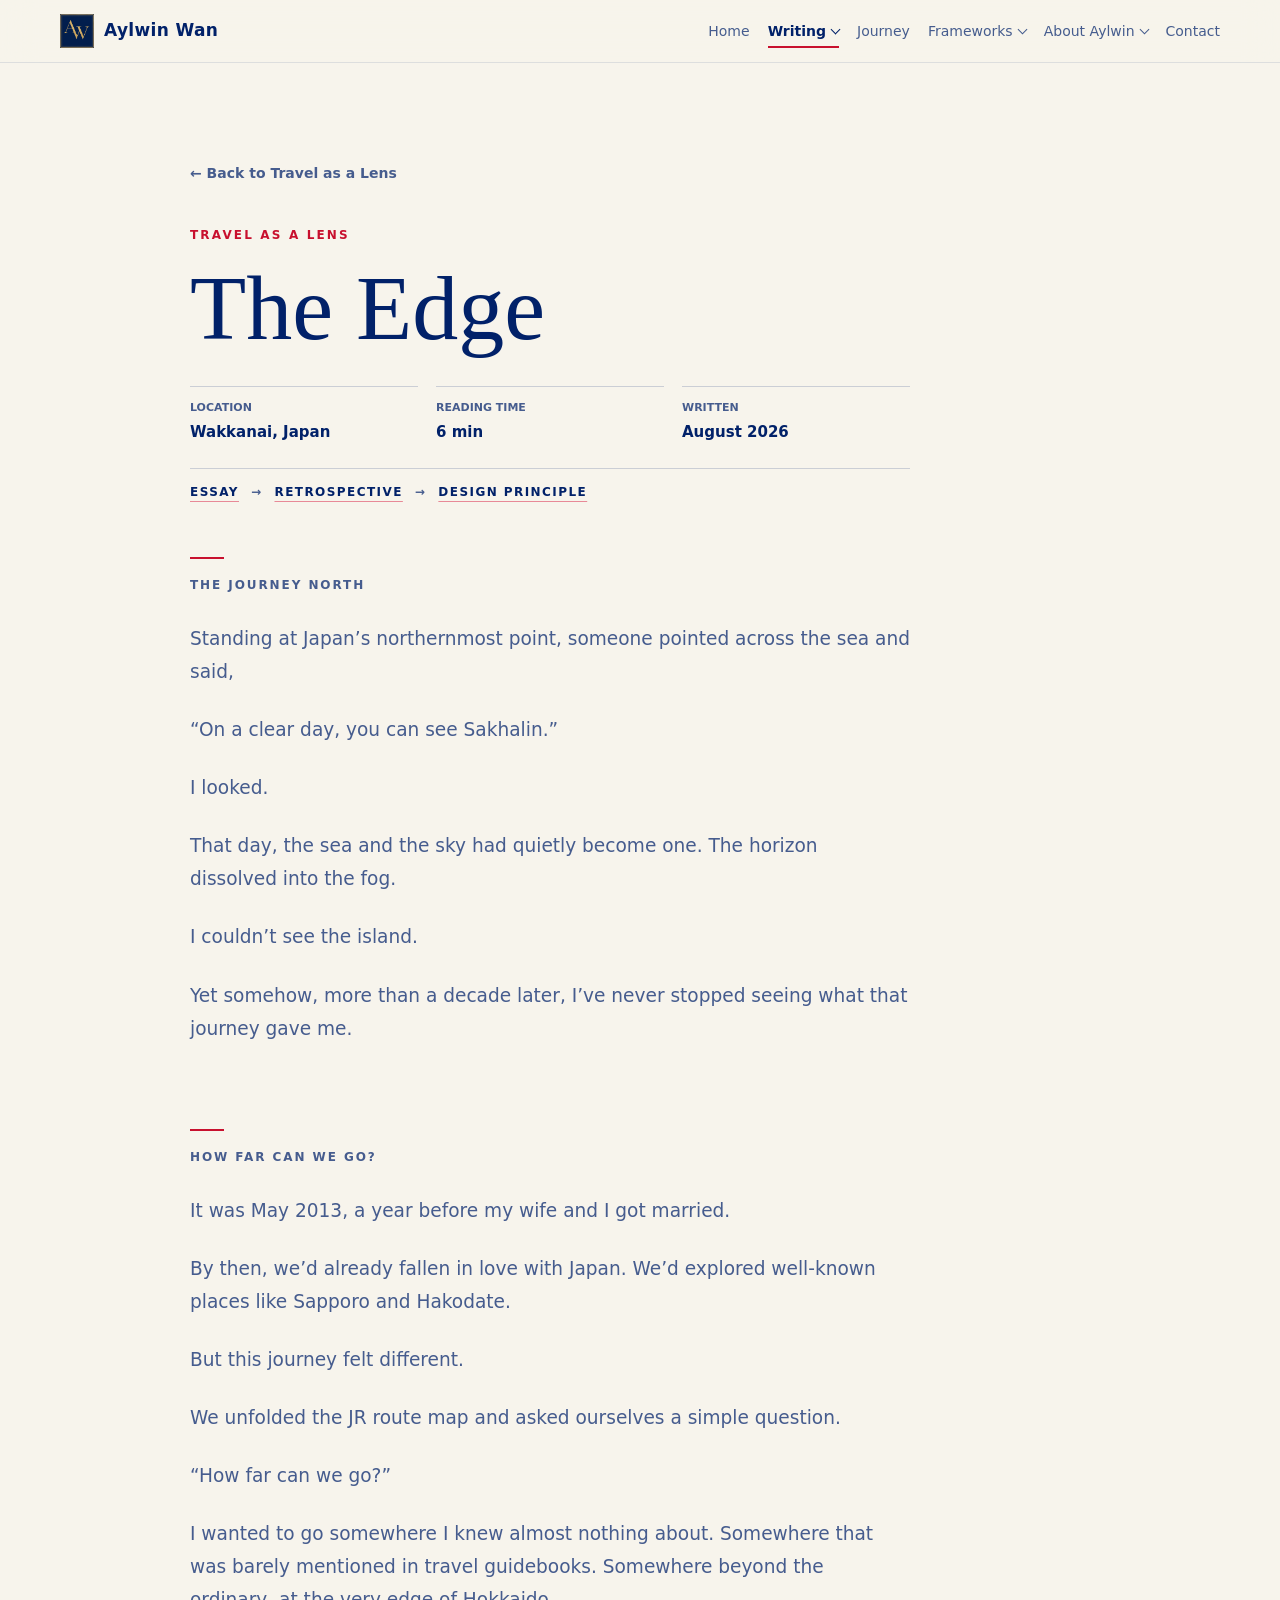
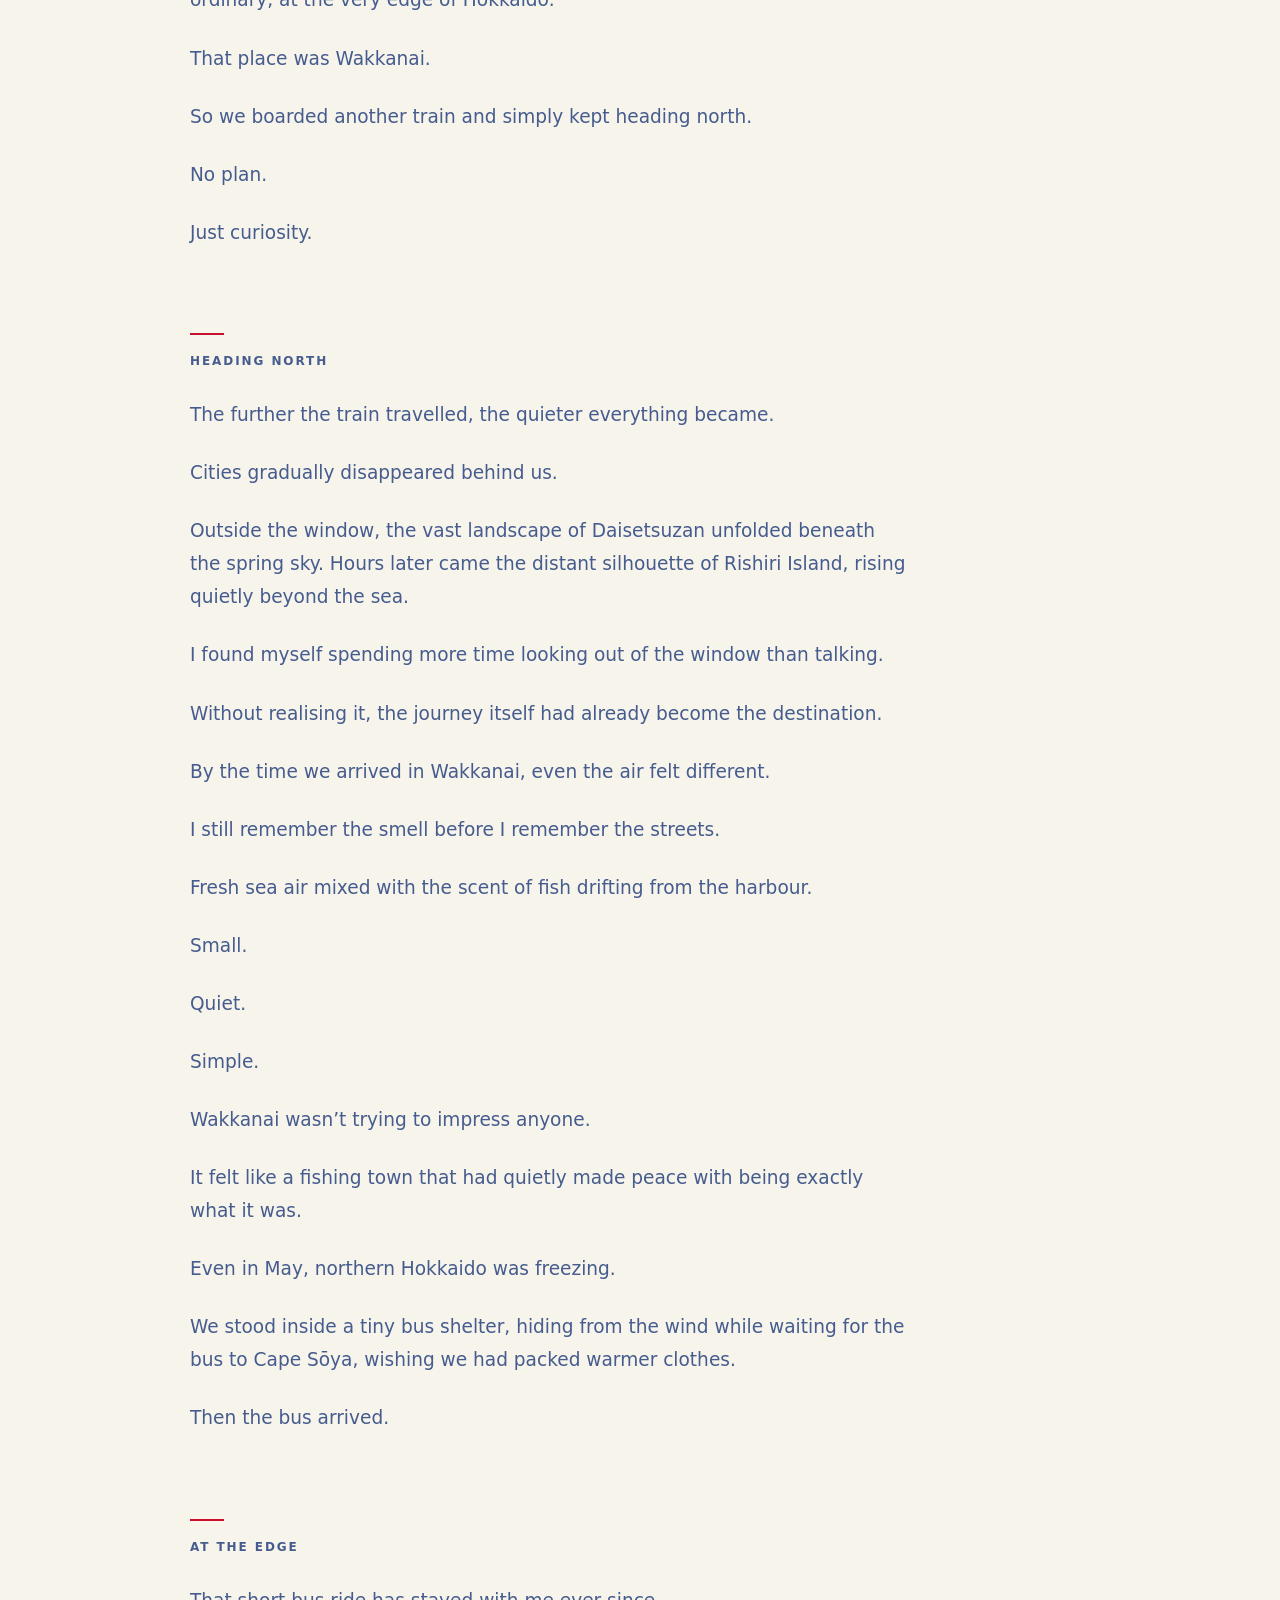
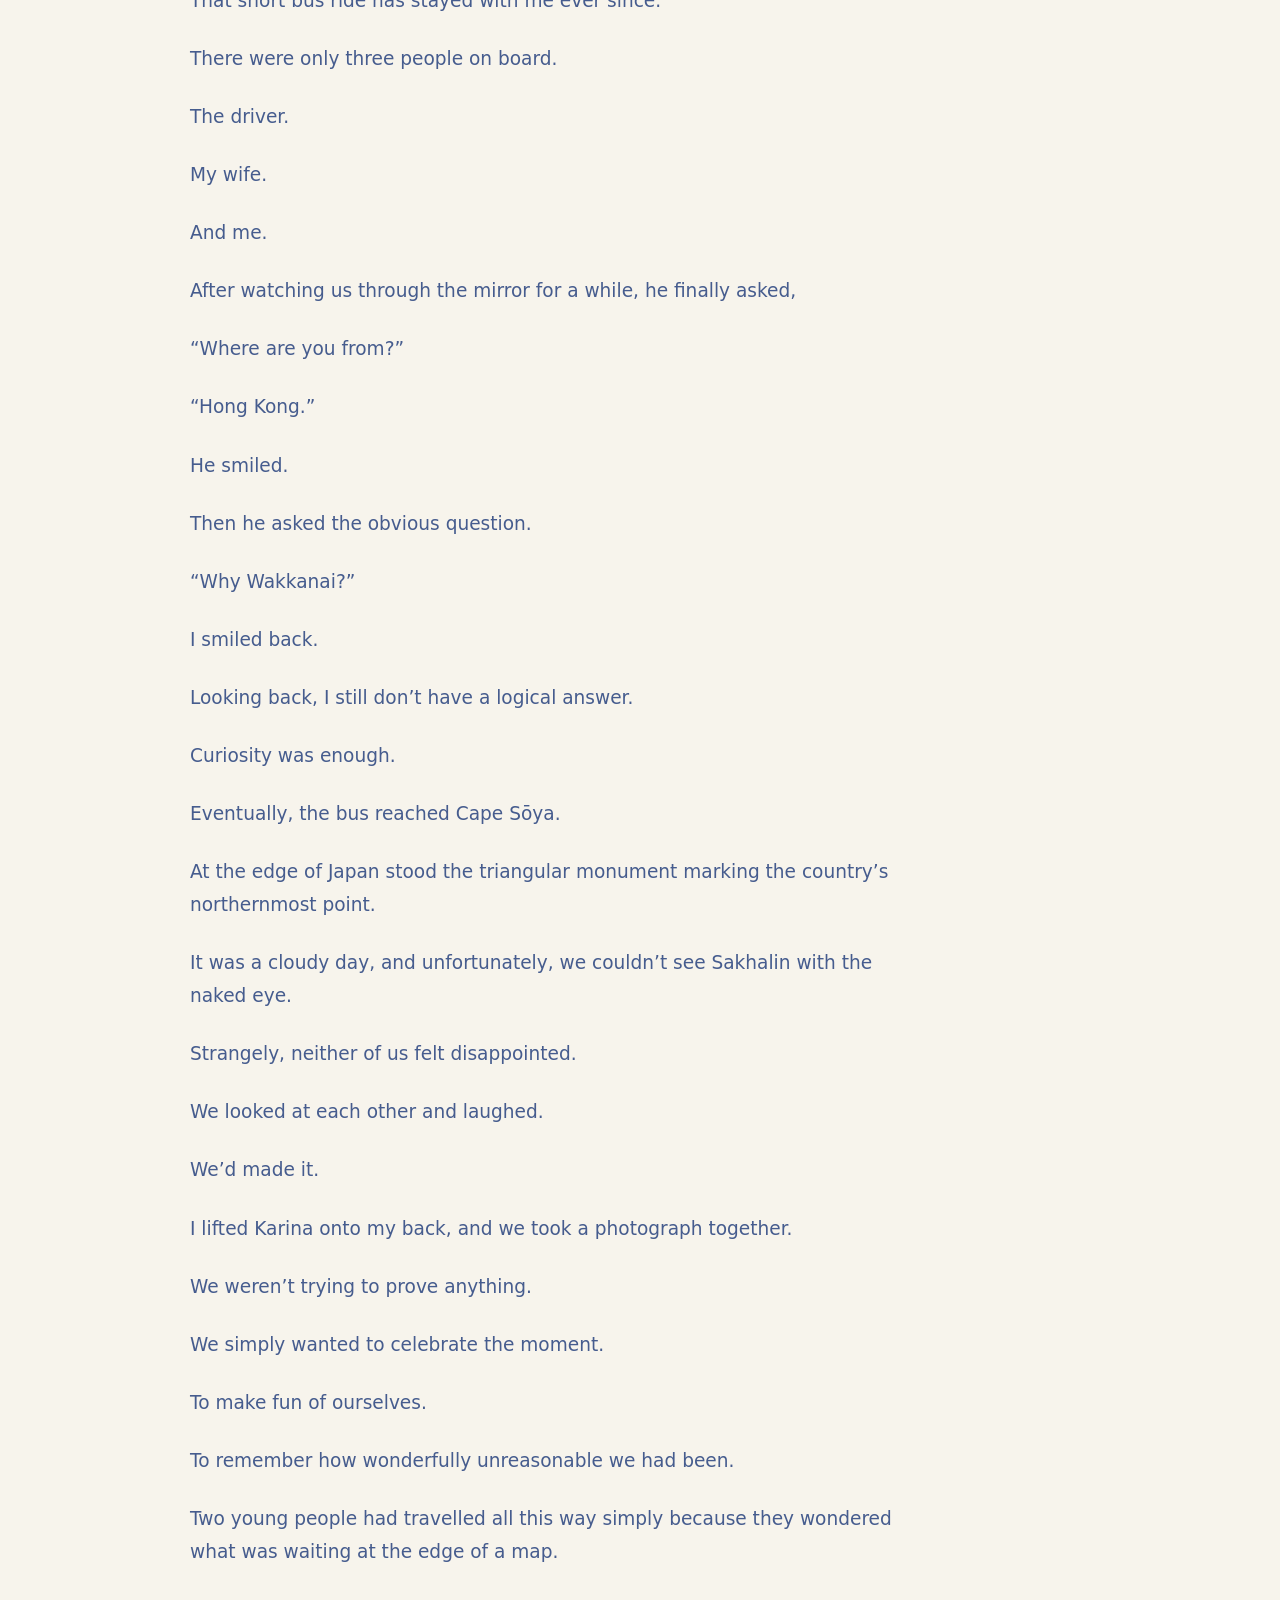
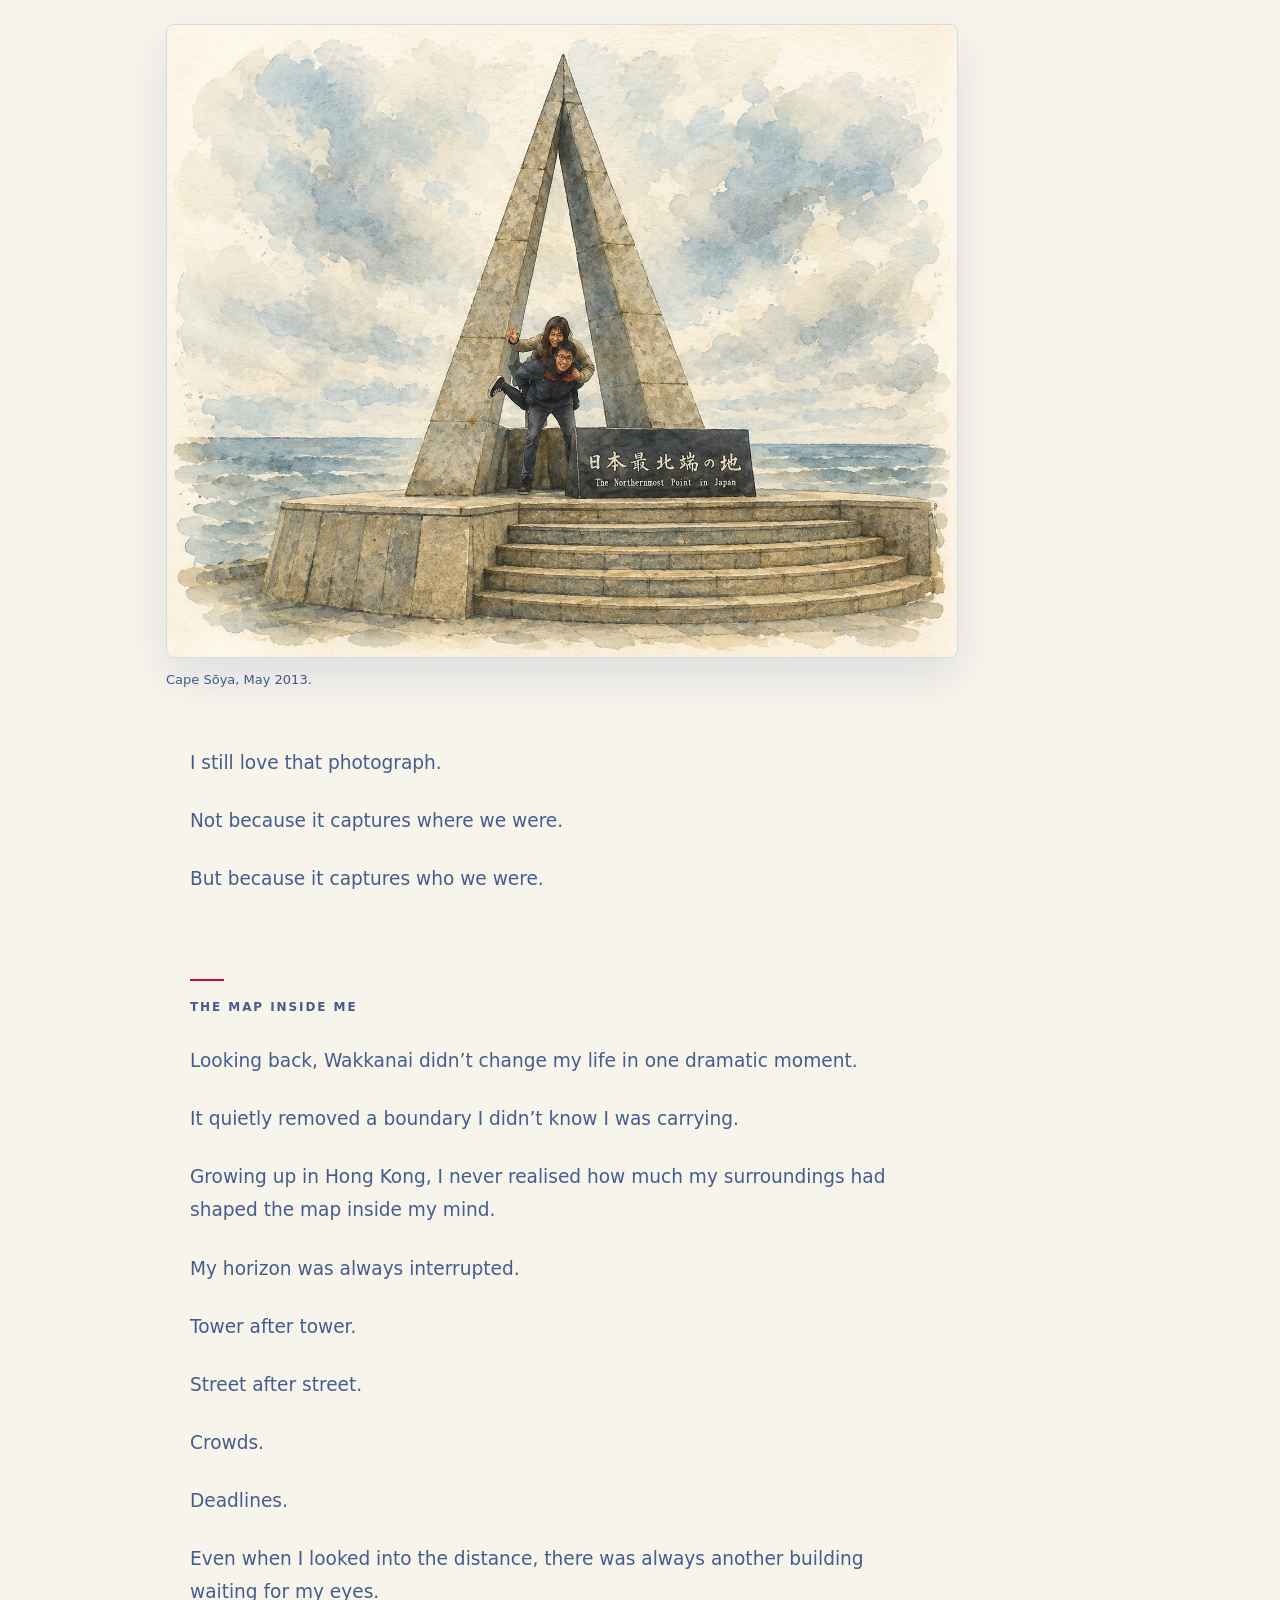
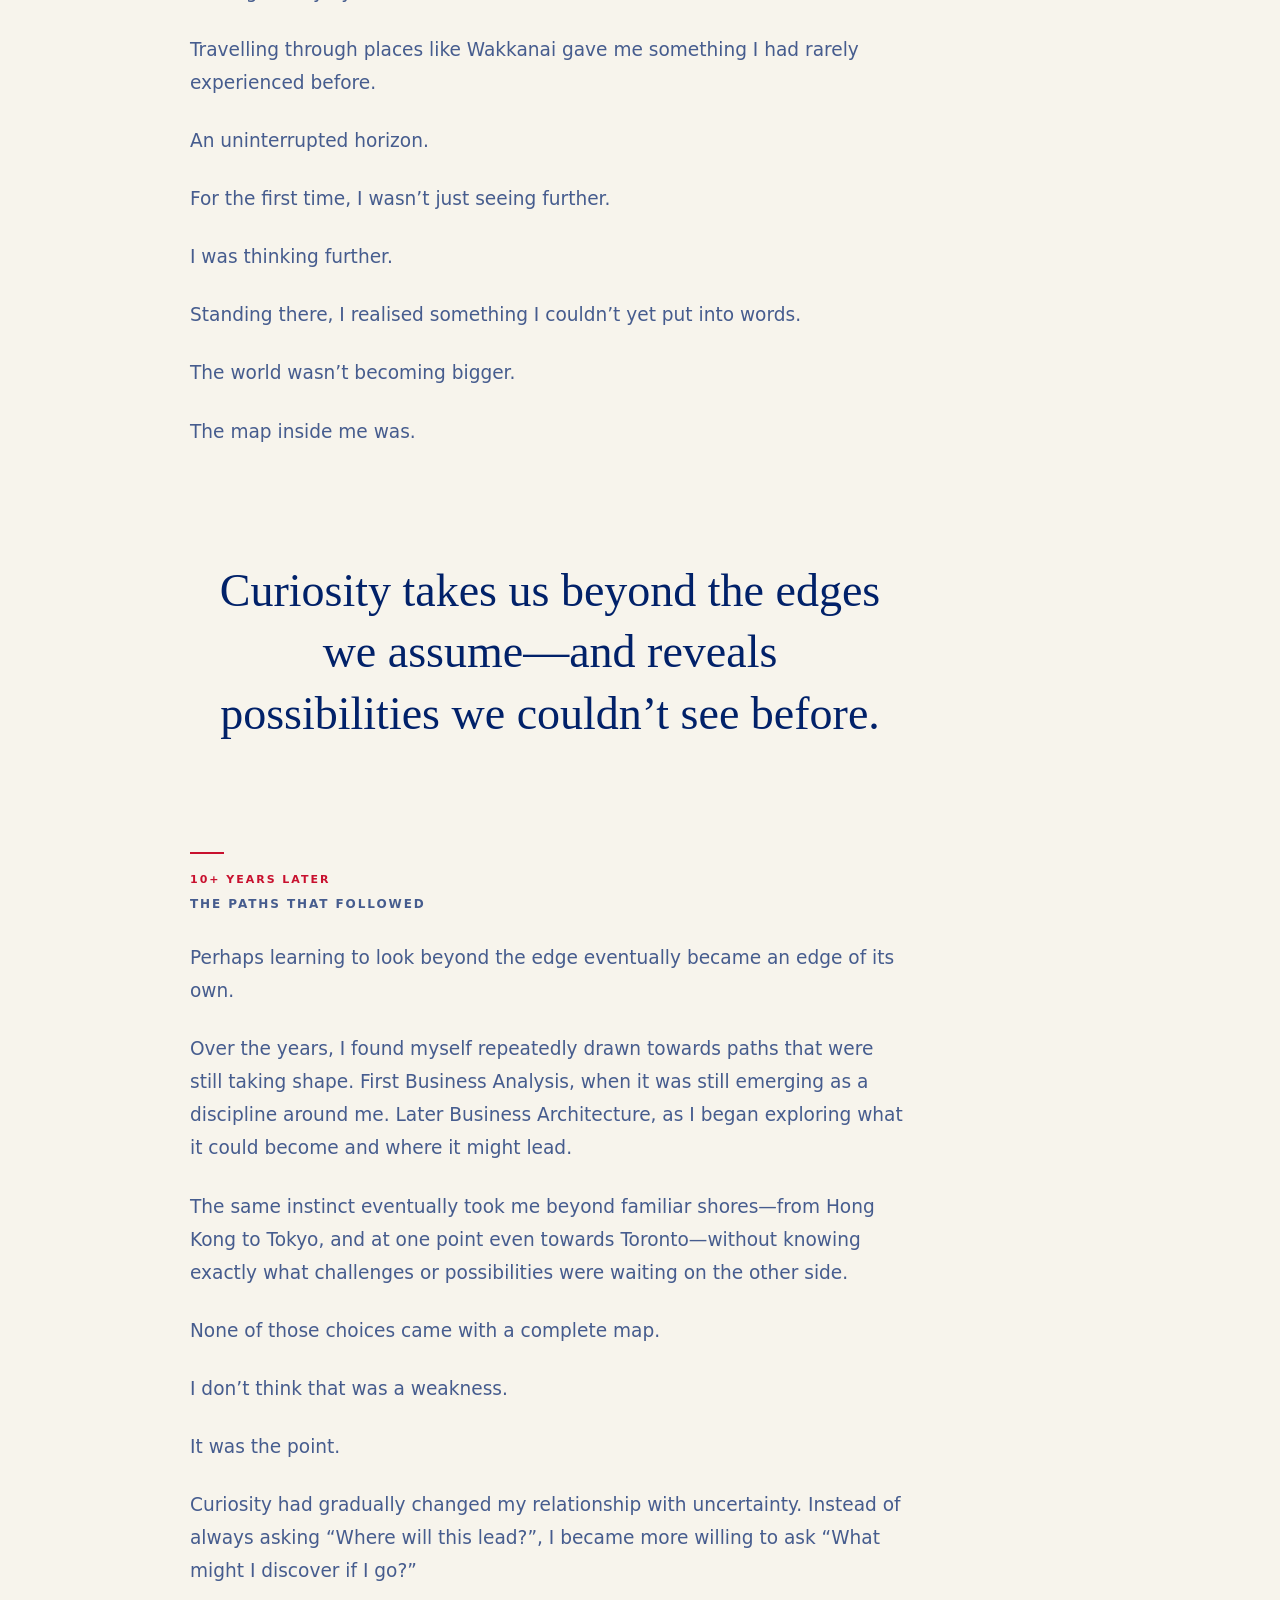
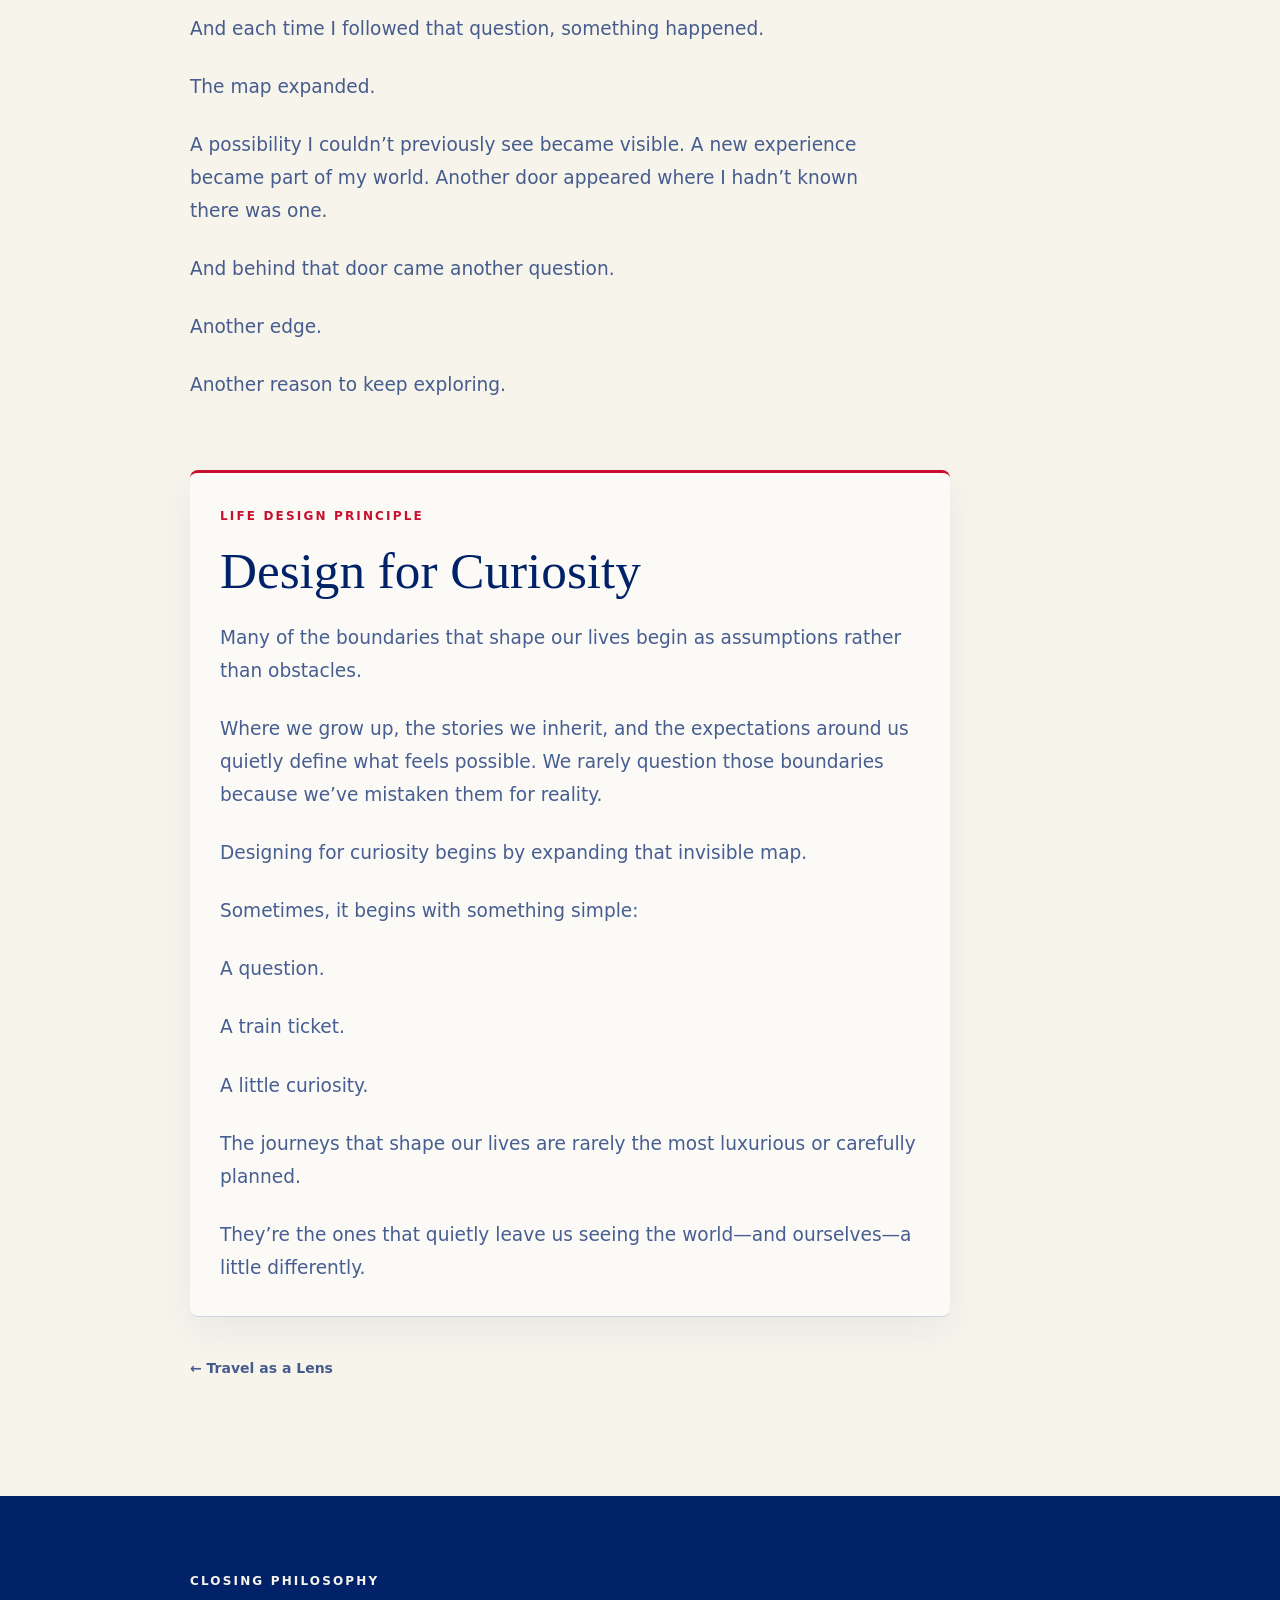
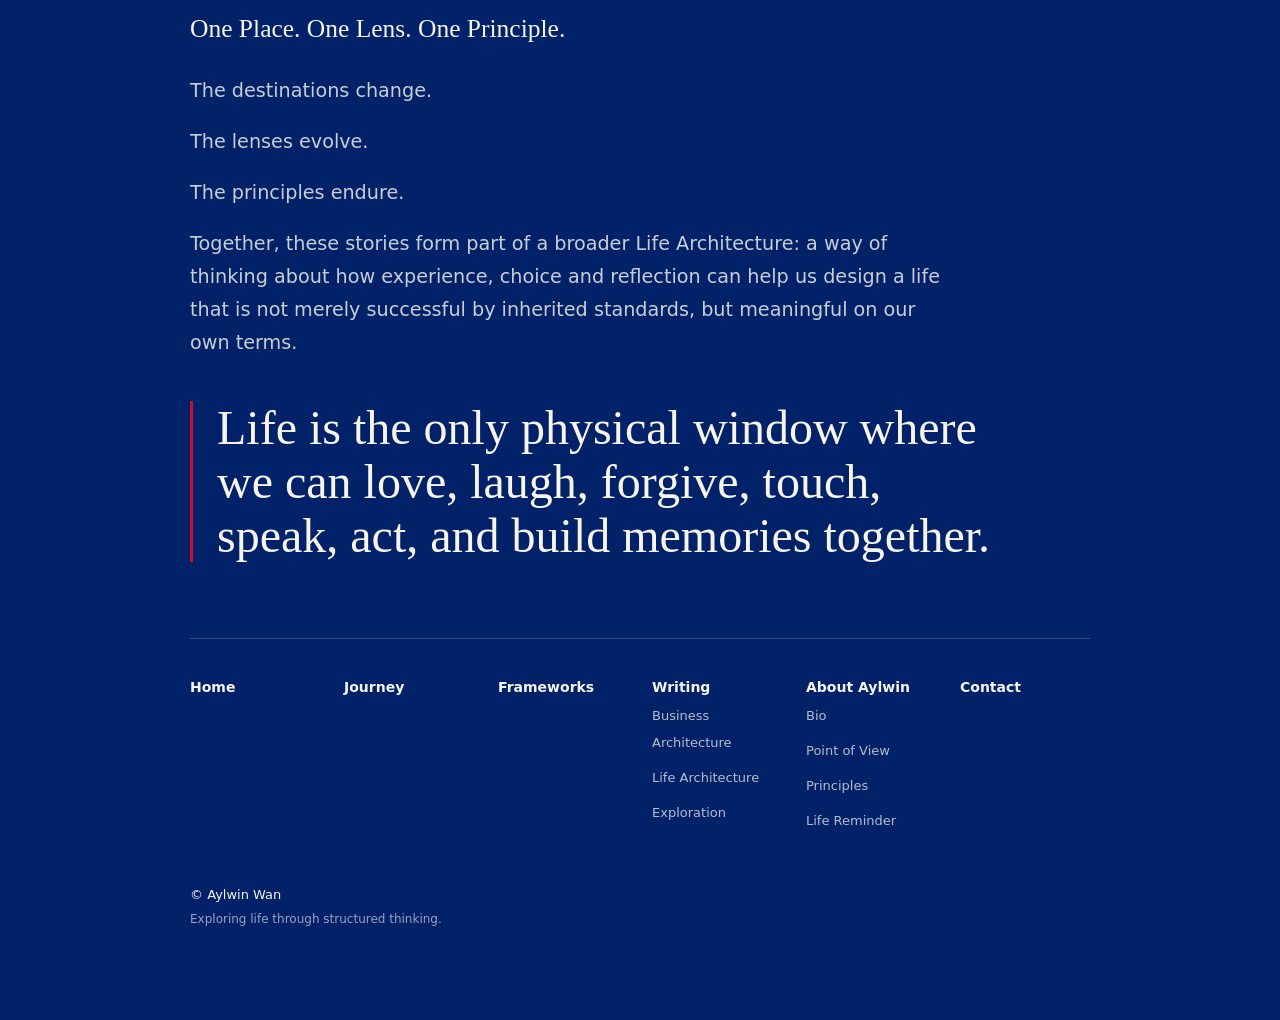
<file: the-edge.html>
<!doctype html>
<html lang="en">
  <head>
    <meta charset="utf-8" />
    <meta name="viewport" content="width=device-width, initial-scale=1" />
    <meta
      name="description"
      content="A journey to Wakkanai and Cape Sōya revealed how curiosity can open assumed edges and uncover possibilities not visible before."
    />
    <meta
      http-equiv="Content-Security-Policy"
      content="default-src 'self'; img-src 'self'; style-src 'self' 'unsafe-inline'; script-src 'self'; connect-src 'self'; object-src 'none'; base-uri 'none'; form-action 'none'; frame-ancestors 'none'"
    />
    <meta property="og:title" content="The Edge | Travel as a Lens | Aylwin Wan" />
    <meta property="og:description" content="A journey without a complete map became a lesson in curiosity, uncertainty and the possibilities we discover beyond familiar edges." />
    <meta property="og:image" content="assets/travel/the-edge-cape-soya/the-edge-cape-soya.jpg" />
    <link rel="icon" href="assets/favicon.svg" type="image/svg+xml" />
    <link rel="stylesheet" href="assets/css/styles.css?v=20260912-reading-path-line" />
    <title>The Edge | Travel as a Lens | Aylwin Wan</title>
  </head>
  <body class="page-travel page-essay">
    <header class="site-header">
      <nav class="nav" aria-label="Main navigation" data-current-nav="writing" data-current-subnav="exploration">
        <a class="brand" href="index.html#top" aria-label="Aylwin Wan home">
          <span class="brand-mark" aria-hidden="true"><img src="assets/aw-logo.png" alt="" width="942" height="942" /></span>
          <span>Aylwin Wan</span>
        </a>
        <div class="nav-links site-nav-desktop" data-nav-desktop></div>
        <div class="site-nav-mobile" data-nav-mobile></div>
      </nav>
    </header>

    <main id="top">
      <article class="article-page">
        <div class="section-inner article-shell">
          <a class="back-link" href="travel-as-a-lens.html">← Back to Travel as a Lens</a>

          <header class="article-header">
            <p class="kicker">TRAVEL AS A LENS</p>
            <h1>The Edge</h1>
            <dl class="article-meta" aria-label="Article details">
              <div><dt>Location</dt><dd>Wakkanai, Japan</dd></div>
              <div><dt>Reading Time</dt><dd>6 min</dd></div>
              <div><dt>Written</dt><dd>August 2026</dd></div>
            </dl>
            <nav class="article-reading-path" aria-label="Essay reading path">
              <a href="#essay-start">Essay</a>
              <span aria-hidden="true">→</span>
              <a href="#retrospective">Retrospective</a>
              <span aria-hidden="true">→</span>
              <a href="#life-principle-title">Design Principle</a>
            </nav>
          </header>

          <div class="article-body">
            <h2 id="essay-start" class="article-section-marker article-opening-marker">THE JOURNEY NORTH</h2>
            <p>Standing at Japan’s northernmost point, someone pointed across the sea and said,</p>
            <p>“On a clear day, you can see Sakhalin.”</p>
            <p>I looked.</p>
            <p>That day, the sea and the sky had quietly become one. The horizon dissolved into the fog.</p>
            <p>I couldn’t see the island.</p>
            <p>Yet somehow, more than a decade later, I’ve never stopped seeing what that journey gave me.</p>
            <h2 class="article-section-marker">HOW FAR CAN WE GO?</h2>
            <p>It was May 2013, a year before my wife and I got married.</p>
            <p>By then, we’d already fallen in love with Japan. We’d explored well-known places like Sapporo and Hakodate.</p>
            <p>But this journey felt different.</p>
            <p>We unfolded the JR route map and asked ourselves a simple question.</p>
            <p>“How far can we go?”</p>
            <p>I wanted to go somewhere I knew almost nothing about. Somewhere that was barely mentioned in travel guidebooks. Somewhere beyond the ordinary, at the very edge of Hokkaido.</p>
            <p>That place was Wakkanai.</p>
            <p>So we boarded another train and simply kept heading north.</p>
            <p>No plan.</p>
            <p>Just curiosity.</p>
            <h2 class="article-section-marker">HEADING NORTH</h2>
            <p>The further the train travelled, the quieter everything became.</p>
            <p>Cities gradually disappeared behind us.</p>
            <p>Outside the window, the vast landscape of Daisetsuzan unfolded beneath the spring sky. Hours later came the distant silhouette of Rishiri Island, rising quietly beyond the sea.</p>
            <p>I found myself spending more time looking out of the window than talking.</p>
            <p>Without realising it, the journey itself had already become the destination.</p>
            <p>By the time we arrived in Wakkanai, even the air felt different.</p>
            <p>I still remember the smell before I remember the streets.</p>
            <p>Fresh sea air mixed with the scent of fish drifting from the harbour.</p>
            <p>Small.</p>
            <p>Quiet.</p>
            <p>Simple.</p>
            <p>Wakkanai wasn’t trying to impress anyone.</p>
            <p>It felt like a fishing town that had quietly made peace with being exactly what it was.</p>
            <p>Even in May, northern Hokkaido was freezing.</p>
            <p>We stood inside a tiny bus shelter, hiding from the wind while waiting for the bus to Cape Sōya, wishing we had packed warmer clothes.</p>
            <p>Then the bus arrived.</p>
            <h2 class="article-section-marker">AT THE EDGE</h2>
            <p>That short bus ride has stayed with me ever since.</p>
            <p>There were only three people on board.</p>
            <p>The driver.</p>
            <p>My wife.</p>
            <p>And me.</p>
            <p>After watching us through the mirror for a while, he finally asked,</p>
            <p>“Where are you from?”</p>
            <p>“Hong Kong.”</p>
            <p>He smiled.</p>
            <p>Then he asked the obvious question.</p>
            <p>“Why Wakkanai?”</p>
            <p>I smiled back.</p>
            <p>Looking back, I still don’t have a logical answer.</p>
            <p>Curiosity was enough.</p>
            <p>Eventually, the bus reached Cape Sōya.</p>
            <p>At the edge of Japan stood the triangular monument marking the country’s northernmost point.</p>
            <p>It was a cloudy day, and unfortunately, we couldn’t see Sakhalin with the naked eye.</p>
            <p>Strangely, neither of us felt disappointed.</p>
            <p>We looked at each other and laughed.</p>
            <p>We’d made it.</p>
            <p>I lifted Karina onto my back, and we took a photograph together.</p>
            <p>We weren’t trying to prove anything.</p>
            <p>We simply wanted to celebrate the moment.</p>
            <p>To make fun of ourselves.</p>
            <p>To remember how wonderfully unreasonable we had been.</p>
            <p>Two young people had travelled all this way simply because they wondered what was waiting at the edge of a map.</p>

            <figure class="article-image">
              <img
                src="assets/travel/the-edge-cape-soya/the-edge-cape-soya.jpg"
                alt="Aylwin carrying Karina in front of the Monument of Japan's Northernmost Point at Cape Sōya in May 2013."
                loading="lazy"
                width="1402"
                height="1122"
              />
              <figcaption>Cape Sōya, May 2013.</figcaption>
            </figure>

            <p>I still love that photograph.</p>
            <p>Not because it captures where we were.</p>
            <p>But because it captures who we were.</p>
            <h2 class="article-section-marker">THE MAP INSIDE ME</h2>
            <p>Looking back, Wakkanai didn’t change my life in one dramatic moment.</p>
            <p>It quietly removed a boundary I didn’t know I was carrying.</p>
            <p>Growing up in Hong Kong, I never realised how much my surroundings had shaped the map inside my mind.</p>
            <p>My horizon was always interrupted.</p>
            <p>Tower after tower.</p>
            <p>Street after street.</p>
            <p>Crowds.</p>
            <p>Deadlines.</p>
            <p>Even when I looked into the distance, there was always another building waiting for my eyes.</p>
            <p>Travelling through places like Wakkanai gave me something I had rarely experienced before.</p>
            <p>An uninterrupted horizon.</p>
            <p>For the first time, I wasn’t just seeing further.</p>
            <p>I was thinking further.</p>
            <p>Standing there, I realised something I couldn’t yet put into words.</p>
            <p>The world wasn’t becoming bigger.</p>
            <p>The map inside me was.</p>
            <blockquote class="article-closing-quote">Curiosity takes us beyond the edges we assume—and reveals possibilities we couldn’t see before.</blockquote>
            <h2 id="retrospective" class="article-section-marker article-reflection-marker">
              <span class="article-retrospective-label">10+ YEARS LATER</span>
              THE PATHS THAT FOLLOWED
            </h2>
            <p>Perhaps learning to look beyond the edge eventually became an edge of its own.</p>
            <p>Over the years, I found myself repeatedly drawn towards paths that were still taking shape. First Business Analysis, when it was still emerging as a discipline around me. Later Business Architecture, as I began exploring what it could become and where it might lead.</p>
            <p>The same instinct eventually took me beyond familiar shores—from Hong Kong to Tokyo, and at one point even towards Toronto—without knowing exactly what challenges or possibilities were waiting on the other side.</p>
            <p>None of those choices came with a complete map.</p>
            <p>I don’t think that was a weakness.</p>
            <p>It was the point.</p>
            <p>Curiosity had gradually changed my relationship with uncertainty. Instead of always asking “Where will this lead?”, I became more willing to ask “What might I discover if I go?”</p>
            <p>And each time I followed that question, something happened.</p>
            <p>The map expanded.</p>
            <p>A possibility I couldn’t previously see became visible. A new experience became part of my world. Another door appeared where I hadn’t known there was one.</p>
            <p>And behind that door came another question.</p>
            <p>Another edge.</p>
            <p>Another reason to keep exploring.</p>
          </div>

          <section class="life-principle-block" aria-labelledby="life-principle-title">
            <p class="kicker">LIFE DESIGN PRINCIPLE</p>
            <h2 id="life-principle-title">Design for Curiosity</h2>
            <div class="principle-copy">
              <p>Many of the boundaries that shape our lives begin as assumptions rather than obstacles.</p>
              <p>Where we grow up, the stories we inherit, and the expectations around us quietly define what feels possible. We rarely question those boundaries because we’ve mistaken them for reality.</p>
              <p>Designing for curiosity begins by expanding that invisible map.</p>
              <p>Sometimes, it begins with something simple:</p>
              <p>A question.</p>
              <p>A train ticket.</p>
              <p>A little curiosity.</p>
              <p>The journeys that shape our lives are rarely the most luxurious or carefully planned.</p>
              <p>They’re the ones that quietly leave us seeing the world—and ourselves—a little differently.</p>
            </div>
          </section>
          <a class="back-link article-return-link" href="travel-as-a-lens.html">← Travel as a Lens</a>
        </div>
      </article>

      <section class="travel-closing article-closing" aria-labelledby="article-closing-title">
        <div class="section-inner travel-narrow">
          <p class="kicker">CLOSING PHILOSOPHY</p>
          <h2 id="article-closing-title">One Place. One Lens. One Principle.</h2>
          <div class="manifesto-copy">
            <p>The destinations change.</p>
            <p>The lenses evolve.</p>
            <p>The principles endure.</p>
            <p>Together, these stories form part of a broader Life Architecture: a way of thinking about how experience, choice and reflection can help us design a life that is not merely successful by inherited standards, but meaningful on our own terms.</p>
          </div>
          <blockquote class="travel-closing-quote">Life is the only physical window where we can love, laugh, forgive, touch, speak, act, and build memories together.</blockquote>
          <footer class="global-footer" data-common-footer>
            <nav class="global-footer-nav" aria-label="Footer sitemap">
              <ul class="global-footer-grid">
                <li><a href="index.html#top">Home</a></li>
                <li><a href="road-to-life-architecture.html">Journey</a></li>
                <li><a href="index.html#frameworks">Frameworks</a></li>
                <li>
                  <a href="index.html#writing">Writing</a>
                  <ul class="global-footer-links">
                    <li><a href="writing/business-architecture/index.html">Business Architecture</a></li>
                    <li><a href="writing/life-architecture/index.html">Life Architecture</a></li>
                    <li><a href="travel-as-a-lens.html">Exploration</a></li>
                  </ul>
                </li>
                <li>
                  <a href="index.html#about-aylwin">About Aylwin</a>
                  <ul class="global-footer-links">
                    <li><a href="index.html#bio">Bio</a></li>
                    <li><a href="index.html#point-of-view">Point of View</a></li>
                    <li><a href="index.html#principles">Principles</a></li>
                    <li><a href="index.html#life-reminder">Life Reminder</a></li>
                  </ul>
                </li>
                <li><a href="index.html#contact">Contact</a></li>
              </ul>
            </nav>
            <div class="global-footer-signature">
              <span>© Aylwin Wan</span>
              <span class="global-footer-note">Exploring life through structured thinking.</span>
            </div>
          </footer>
        </div>
      </section>
    </main>
    <script src="assets/common-navigation.js?v=20260923-frameworks-menu" defer></script>
    <script src="assets/common-footer.js?v=20260921-writing" defer></script>
  </body>
</html>
</file>
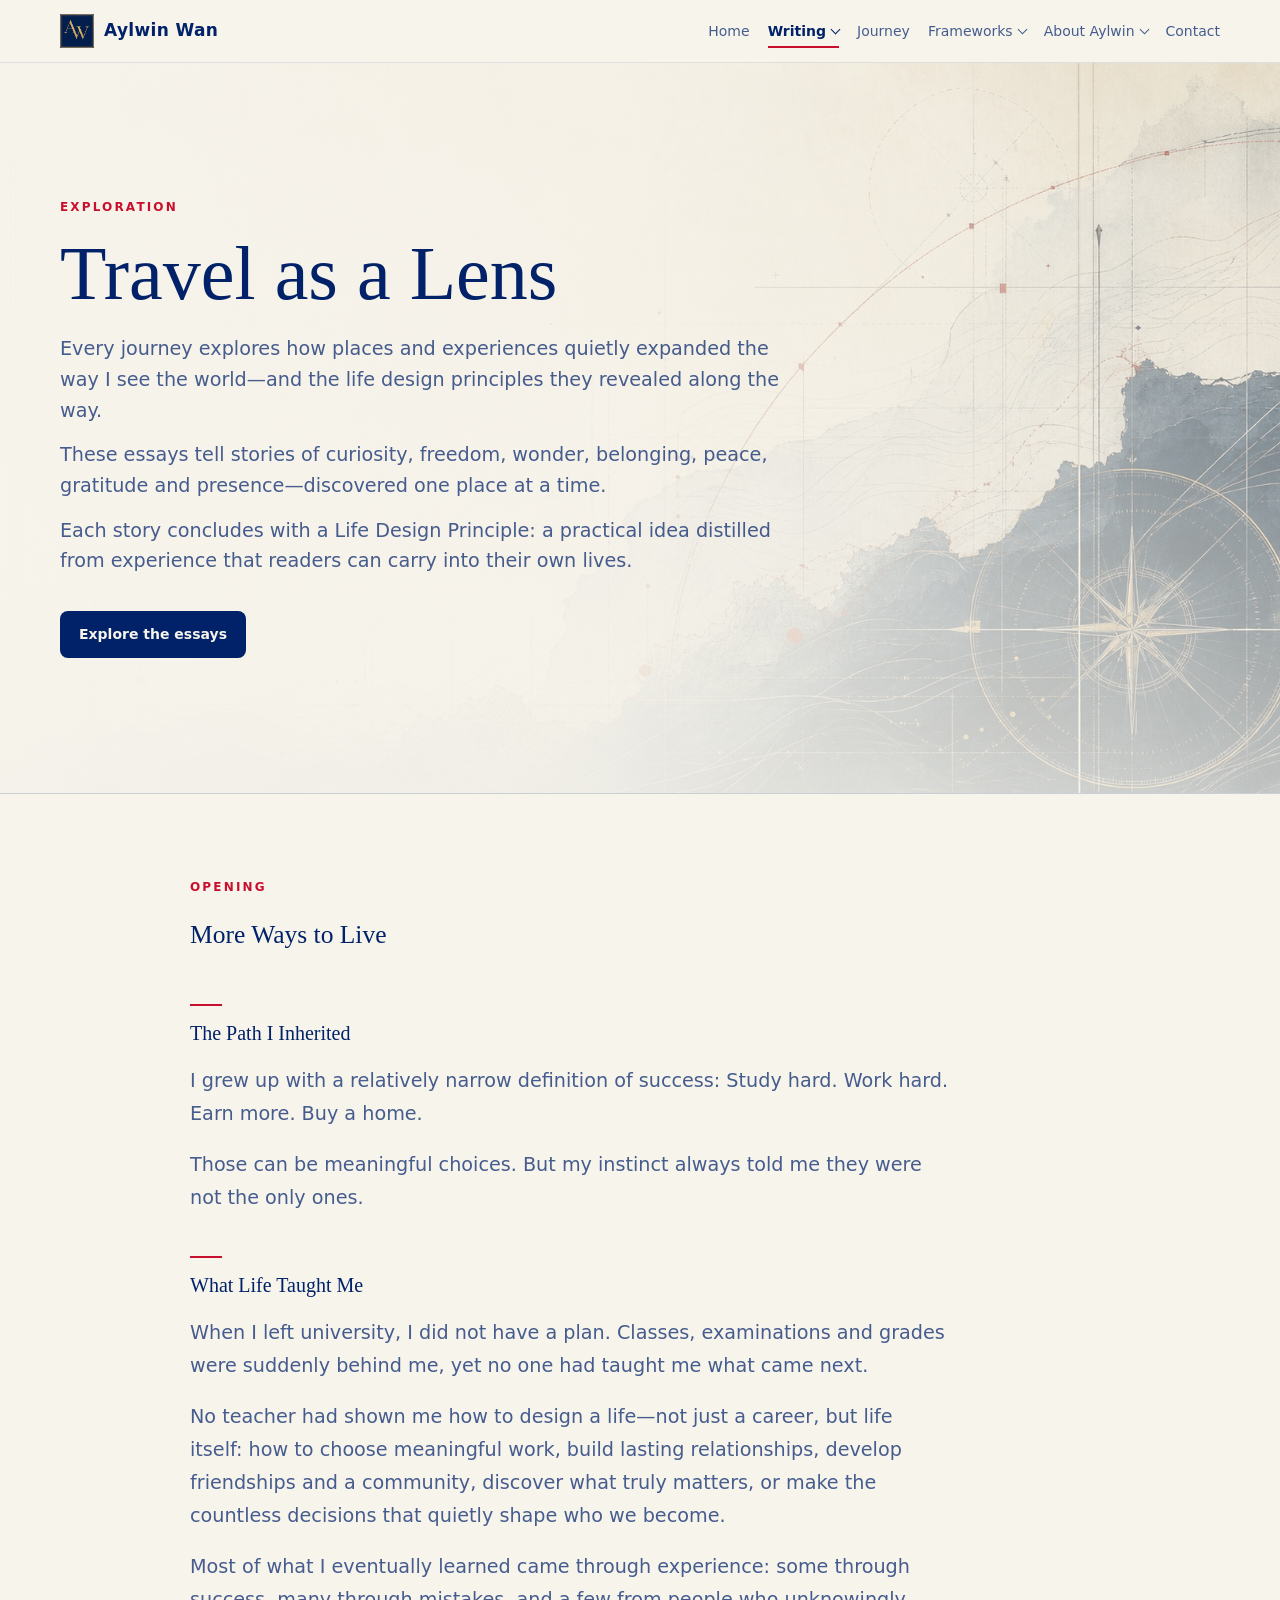
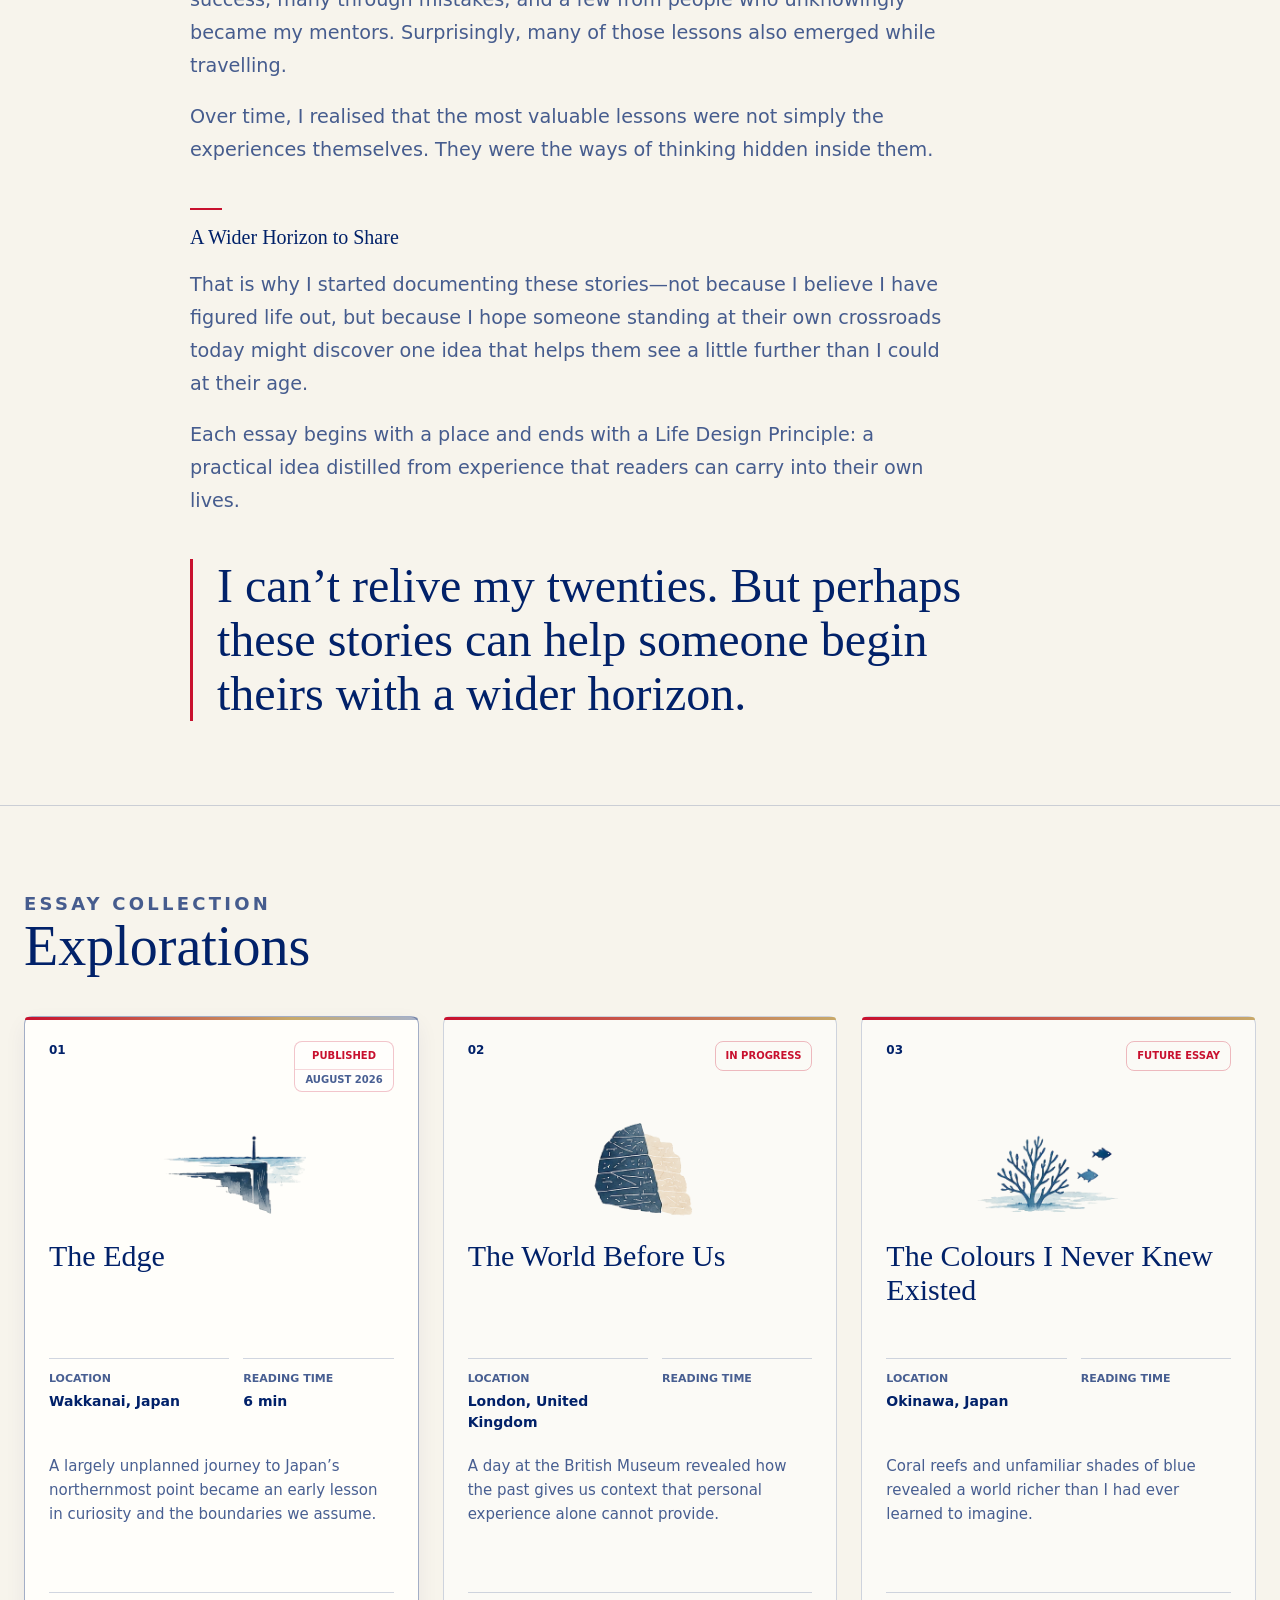
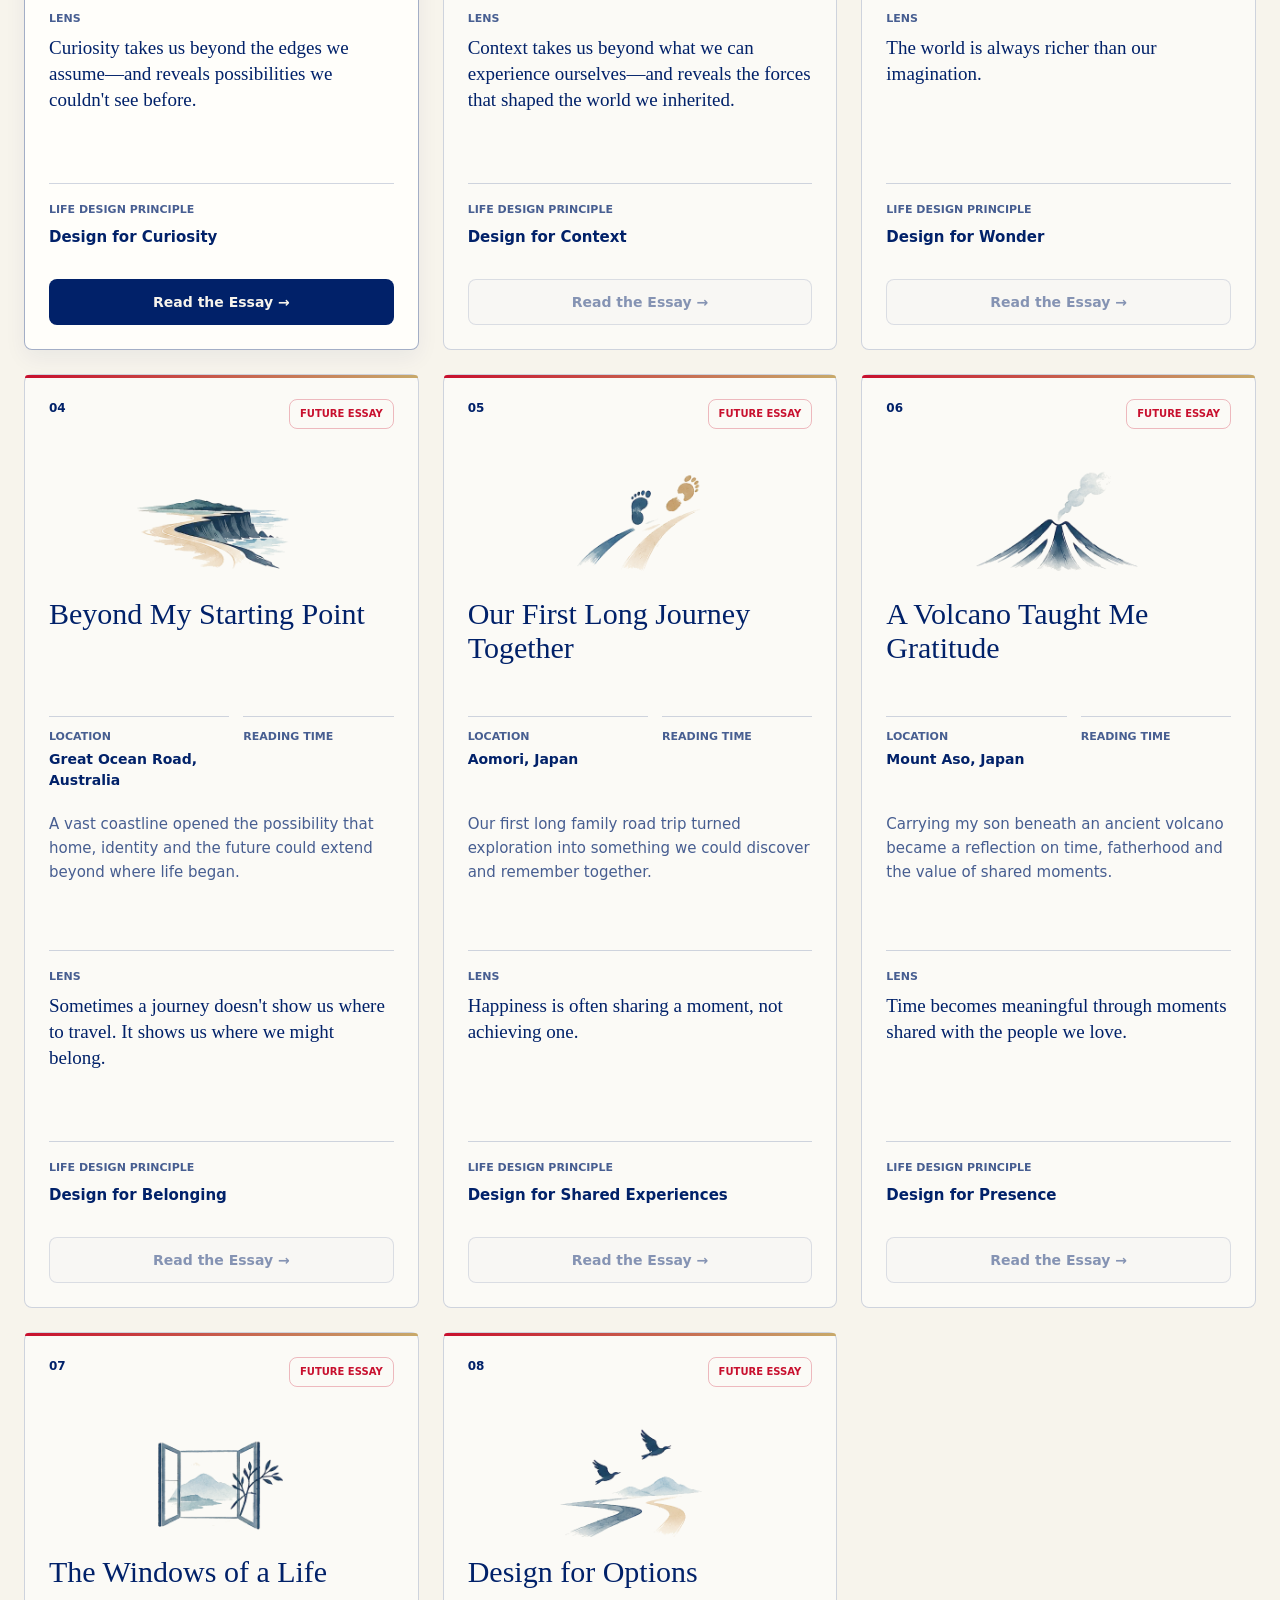
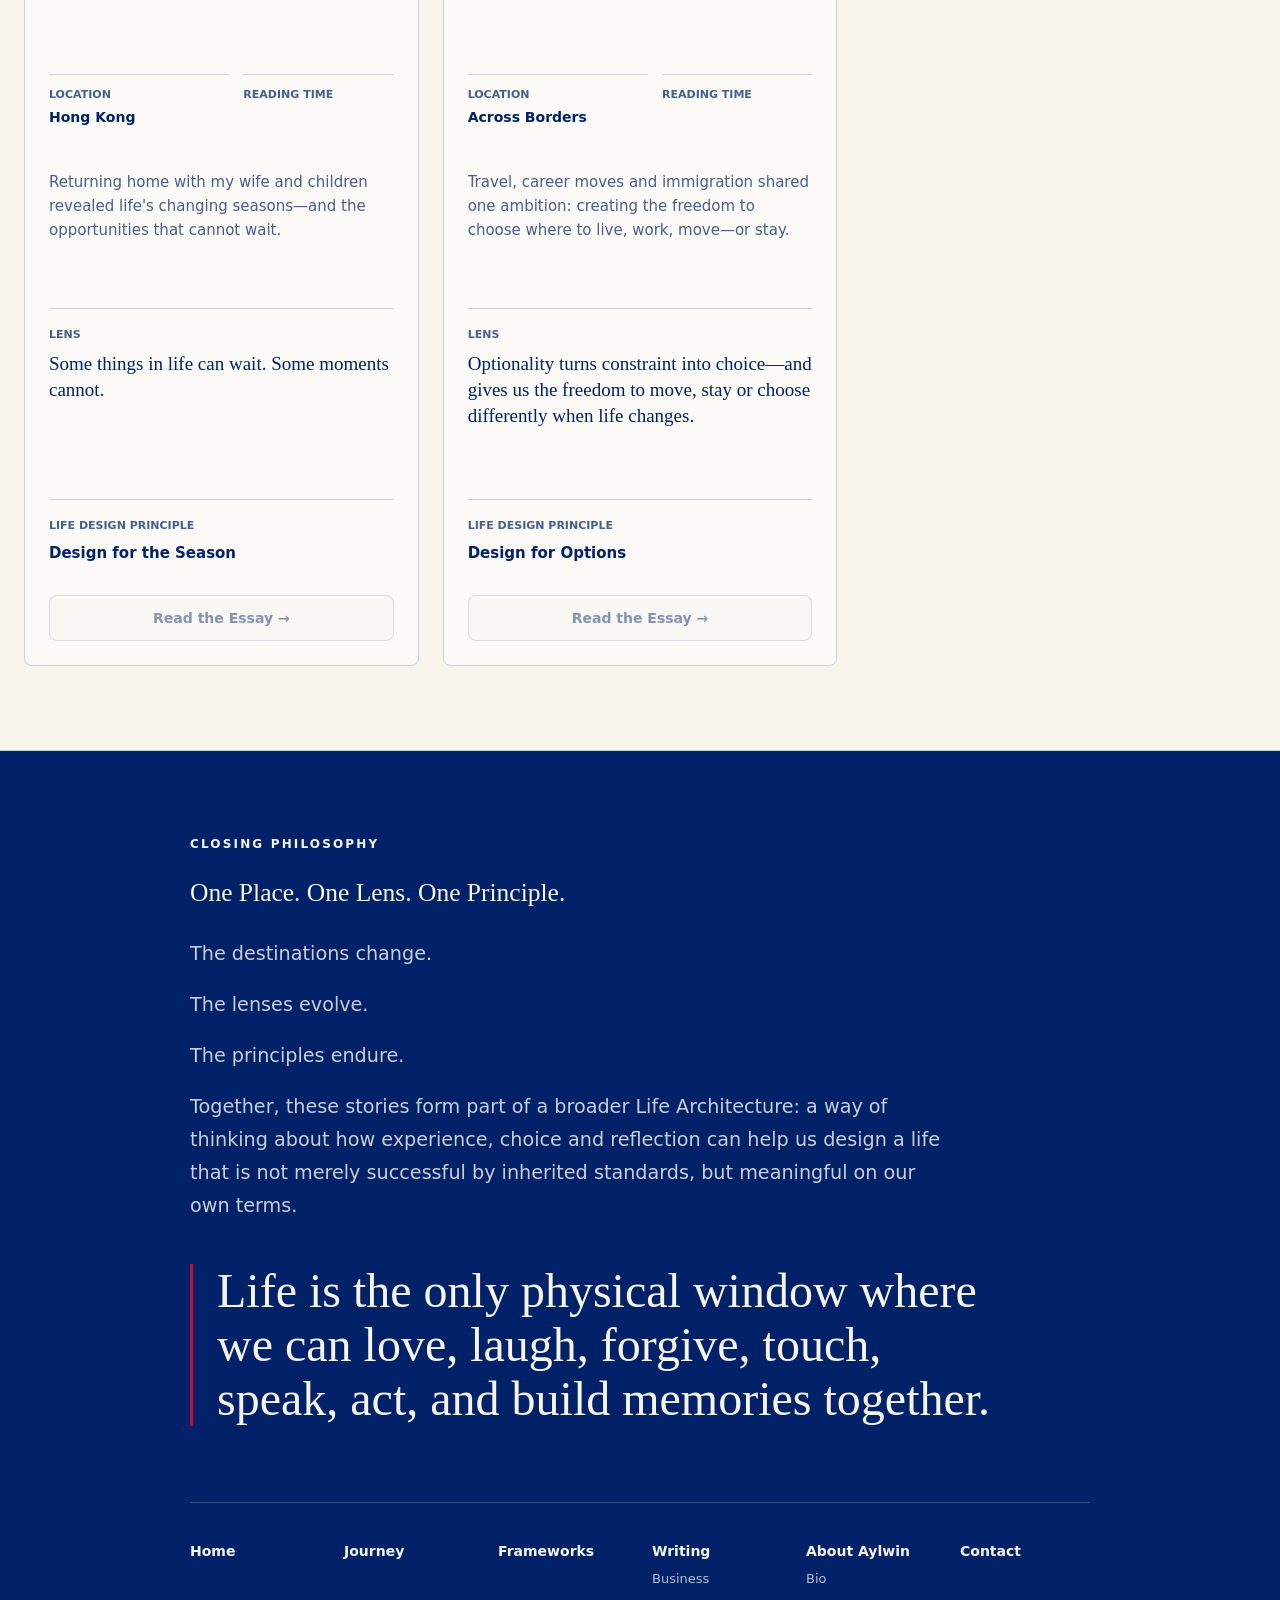
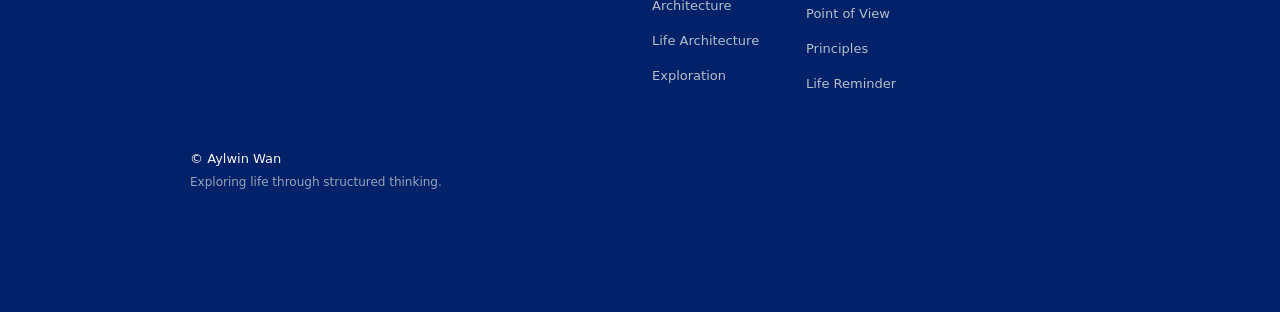
<file: travel-as-a-lens.html>
<!doctype html>
<html lang="en">
  <head>
    <meta charset="utf-8" />
    <meta name="viewport" content="width=device-width, initial-scale=1" />
    <meta name="description" content="Essays exploring how places and experiences changed the way Aylwin Wan sees the world—and the life design principles they revealed along the way." />
    <meta http-equiv="Content-Security-Policy" content="default-src 'self'; img-src 'self'; style-src 'self' 'unsafe-inline'; script-src 'self'; connect-src 'self'; object-src 'none'; base-uri 'none'; form-action 'none'; frame-ancestors 'none'" />
    <link rel="icon" href="assets/favicon.svg" type="image/svg+xml" />
    <link rel="stylesheet" href="assets/css/styles.css?v=20260913-published-card" />
    <link rel="stylesheet" href="assets/css/travel-collection.css?v=20260922-opening" />
    <title>Travel as a Lens | Aylwin Wan</title>
  </head>
  <body class="page-travel">
    <header class="site-header">
      <nav class="nav" aria-label="Main navigation" data-current-nav="writing" data-current-subnav="exploration">
        <a class="brand" href="index.html#top" aria-label="Aylwin Wan home">
          <span class="brand-mark" aria-hidden="true"><img src="assets/aw-logo.png" alt="" width="942" height="942" /></span>
          <span>Aylwin Wan</span>
        </a>
        <div class="nav-links site-nav-desktop" data-nav-desktop></div>
        <div class="site-nav-mobile" data-nav-mobile></div>
      </nav>
    </header>

    <main id="top">
      <section class="travel-hero" aria-labelledby="travel-title">
        <div class="hero-media" aria-hidden="true">
          <img
            src="assets/aylwin-public-home-hero.jpg"
            alt=""
            width="1792"
            height="1024"
          />
        </div>
        <div class="section-inner travel-hero-inner">
          <p class="kicker">EXPLORATION</p>
          <h1 id="travel-title">Travel as a Lens</h1>
          <div class="travel-hero-copy">
            <p>Every journey explores how places and experiences quietly expanded the way I see the world—and the life design principles they revealed along the way.</p>
            <p>These essays tell stories of curiosity, freedom, wonder, belonging, peace, gratitude and presence—discovered one place at a time.</p>
            <p>Each story concludes with a Life Design Principle: a practical idea distilled from experience that readers can carry into their own lives.</p>
          </div>
          <div class="hero-actions">
            <a class="button" href="#explorations">Explore the essays</a>
          </div>
        </div>
      </section>

      <section class="travel-manifesto" aria-labelledby="manifesto-title">
        <div class="section-inner travel-narrow">
          <p class="kicker">OPENING</p>
          <h2 id="manifesto-title">More Ways to Live</h2>
          <div class="manifesto-copy">
            <h3 class="manifesto-subheading">The Path I Inherited</h3>
            <p>I grew up with a relatively narrow definition of success: Study hard. Work hard. Earn more. Buy a home.</p>
            <p>Those can be meaningful choices. But my instinct always told me they were not the only ones.</p>
            <h3 class="manifesto-subheading">What Life Taught Me</h3>
            <p>When I left university, I did not have a plan. Classes, examinations and grades were suddenly behind me, yet no one had taught me what came next.</p>
            <p>No teacher had shown me how to design a life—not just a career, but life itself: how to choose meaningful work, build lasting relationships, develop friendships and a community, discover what truly matters, or make the countless decisions that quietly shape who we become.</p>
            <p>Most of what I eventually learned came through experience: some through success, many through mistakes, and a few from people who unknowingly became my mentors. Surprisingly, many of those lessons also emerged while travelling.</p>
            <p>Over time, I realised that the most valuable lessons were not simply the experiences themselves. They were the ways of thinking hidden inside them.</p>
            <h3 class="manifesto-subheading">A Wider Horizon to Share</h3>
            <p>That is why I started documenting these stories—not because I believe I have figured life out, but because I hope someone standing at their own crossroads today might discover one idea that helps them see a little further than I could at their age.</p>
            <p>Each essay begins with a place and ends with a Life Design Principle: a practical idea distilled from experience that readers can carry into their own lives.</p>
          </div>
          <p class="manifesto-statement">I can’t relive my twenties. But perhaps these stories can help someone begin theirs with a wider horizon.</p>
        </div>
      </section>

      <section class="travel-essays" id="explorations" aria-labelledby="explorations-title">
        <div class="section-inner">
          <div class="section-heading section-heading-single">
            <div>
              <p class="kicker">ESSAY COLLECTION</p>
              <h2 id="explorations-title">Explorations</h2>
            </div>
          </div>
          <div class="essay-grid">
            <article class="essay-card essay-card-linkable">
              <a class="card-cover-link" href="the-edge.html" aria-label="Read The Edge"></a>
              <div class="essay-card-header"><span class="essay-number">01</span><span class="essay-status-group"><span class="status-badge">Published</span><span class="essay-published-date">August 2026</span></span></div>
              <img class="essay-artwork" src="assets/travel/edge.webp" alt="" aria-hidden="true" width="368" height="240" loading="lazy" decoding="async" />
              <h3><span class="essay-title-link">The Edge</span></h3>
              <dl class="essay-meta"><div><dt>Location</dt><dd>Wakkanai, Japan</dd></div><div><dt>Reading Time</dt><dd>6 min</dd></div></dl>
              <p>A largely unplanned journey to Japan’s northernmost point became an early lesson in curiosity and the boundaries we assume.</p>
              <div class="essay-lens"><span>Lens</span><p>Curiosity takes us beyond the edges we assume—and reveals possibilities we couldn&#x27;t see before.</p></div>
              <div class="essay-principle"><span>Life Design Principle</span><strong>Design for Curiosity</strong></div>
              <span class="essay-card-cta" aria-hidden="true">Read the Essay &#8594;</span>
            </article>
            <article class="essay-card">
              
              <div class="essay-card-header"><span class="essay-number">02</span><span class="status-badge">In Progress</span></div>
              <img class="essay-artwork" src="assets/travel/context.webp" alt="" aria-hidden="true" width="368" height="240" loading="lazy" decoding="async" />
              <h3>The World Before Us</h3>
              <dl class="essay-meta"><div><dt>Location</dt><dd>London, United Kingdom</dd></div><div><dt>Reading Time</dt><dd></dd></div></dl>
              <p>A day at the British Museum revealed how the past gives us context that personal experience alone cannot provide.</p>
              <div class="essay-lens"><span>Lens</span><p>Context takes us beyond what we can experience ourselves—and reveals the forces that shaped the world we inherited.</p></div>
              <div class="essay-principle"><span>Life Design Principle</span><strong>Design for Context</strong></div>
              <span class="essay-card-cta essay-card-cta-unavailable" aria-hidden="true">Read the Essay &#8594;</span>
            </article>
            <article class="essay-card">
              
              <div class="essay-card-header"><span class="essay-number">03</span><span class="status-badge">Future Essay</span></div>
              <img class="essay-artwork" src="assets/travel/wonder.webp" alt="" aria-hidden="true" width="368" height="240" loading="lazy" decoding="async" />
              <h3>The Colours I Never Knew Existed</h3>
              <dl class="essay-meta"><div><dt>Location</dt><dd>Okinawa, Japan</dd></div><div><dt>Reading Time</dt><dd></dd></div></dl>
              <p>Coral reefs and unfamiliar shades of blue revealed a world richer than I had ever learned to imagine.</p>
              <div class="essay-lens"><span>Lens</span><p>The world is always richer than our imagination.</p></div>
              <div class="essay-principle"><span>Life Design Principle</span><strong>Design for Wonder</strong></div>
              <span class="essay-card-cta essay-card-cta-unavailable" aria-hidden="true">Read the Essay &#8594;</span>
            </article>
            <article class="essay-card">
              
              <div class="essay-card-header"><span class="essay-number">04</span><span class="status-badge">Future Essay</span></div>
              <img class="essay-artwork" src="assets/travel/belonging.webp" alt="" aria-hidden="true" width="368" height="240" loading="lazy" decoding="async" />
              <h3>Beyond My Starting Point</h3>
              <dl class="essay-meta"><div><dt>Location</dt><dd>Great Ocean Road, Australia</dd></div><div><dt>Reading Time</dt><dd></dd></div></dl>
              <p>A vast coastline opened the possibility that home, identity and the future could extend beyond where life began.</p>
              <div class="essay-lens"><span>Lens</span><p>Sometimes a journey doesn&#x27;t show us where to travel. It shows us where we might belong.</p></div>
              <div class="essay-principle"><span>Life Design Principle</span><strong>Design for Belonging</strong></div>
              <span class="essay-card-cta essay-card-cta-unavailable" aria-hidden="true">Read the Essay &#8594;</span>
            </article>
            <article class="essay-card">
              
              <div class="essay-card-header"><span class="essay-number">05</span><span class="status-badge">Future Essay</span></div>
              <img class="essay-artwork" src="assets/travel/shared-experience.webp" alt="" aria-hidden="true" width="368" height="240" loading="lazy" decoding="async" />
              <h3>Our First Long Journey Together</h3>
              <dl class="essay-meta"><div><dt>Location</dt><dd>Aomori, Japan</dd></div><div><dt>Reading Time</dt><dd></dd></div></dl>
              <p>Our first long family road trip turned exploration into something we could discover and remember together.</p>
              <div class="essay-lens"><span>Lens</span><p>Happiness is often sharing a moment, not achieving one.</p></div>
              <div class="essay-principle"><span>Life Design Principle</span><strong>Design for Shared Experiences</strong></div>
              <span class="essay-card-cta essay-card-cta-unavailable" aria-hidden="true">Read the Essay &#8594;</span>
            </article>
            <article class="essay-card">
              
              <div class="essay-card-header"><span class="essay-number">06</span><span class="status-badge">Future Essay</span></div>
              <img class="essay-artwork" src="assets/travel/presence.webp" alt="" aria-hidden="true" width="368" height="240" loading="lazy" decoding="async" />
              <h3>A Volcano Taught Me Gratitude</h3>
              <dl class="essay-meta"><div><dt>Location</dt><dd>Mount Aso, Japan</dd></div><div><dt>Reading Time</dt><dd></dd></div></dl>
              <p>Carrying my son beneath an ancient volcano became a reflection on time, fatherhood and the value of shared moments.</p>
              <div class="essay-lens"><span>Lens</span><p>Time becomes meaningful through moments shared with the people we love.</p></div>
              <div class="essay-principle"><span>Life Design Principle</span><strong>Design for Presence</strong></div>
              <span class="essay-card-cta essay-card-cta-unavailable" aria-hidden="true">Read the Essay &#8594;</span>
            </article>
            <article class="essay-card">
              
              <div class="essay-card-header"><span class="essay-number">07</span><span class="status-badge">Future Essay</span></div>
              <img class="essay-artwork" src="assets/travel/season.webp" alt="" aria-hidden="true" width="368" height="240" loading="lazy" decoding="async" />
              <h3>The Windows of a Life</h3>
              <dl class="essay-meta"><div><dt>Location</dt><dd>Hong Kong</dd></div><div><dt>Reading Time</dt><dd></dd></div></dl>
              <p>Returning home with my wife and children revealed life&#x27;s changing seasons—and the opportunities that cannot wait.</p>
              <div class="essay-lens"><span>Lens</span><p>Some things in life can wait. Some moments cannot.</p></div>
              <div class="essay-principle"><span>Life Design Principle</span><strong>Design for the Season</strong></div>
              <span class="essay-card-cta essay-card-cta-unavailable" aria-hidden="true">Read the Essay &#8594;</span>
            </article>
            <article class="essay-card">
              
              <div class="essay-card-header"><span class="essay-number">08</span><span class="status-badge">Future Essay</span></div>
              <img class="essay-artwork" src="assets/travel/options.webp" alt="" aria-hidden="true" width="368" height="240" loading="lazy" decoding="async" />
              <h3>Design for Options</h3>
              <dl class="essay-meta"><div><dt>Location</dt><dd>Across Borders</dd></div><div><dt>Reading Time</dt><dd></dd></div></dl>
              <p>Travel, career moves and immigration shared one ambition: creating the freedom to choose where to live, work, move—or stay.</p>
              <div class="essay-lens"><span>Lens</span><p>Optionality turns constraint into choice—and gives us the freedom to move, stay or choose differently when life changes.</p></div>
              <div class="essay-principle"><span>Life Design Principle</span><strong>Design for Options</strong></div>
              <span class="essay-card-cta essay-card-cta-unavailable" aria-hidden="true">Read the Essay &#8594;</span>
            </article>
          </div>
        </div>
      </section>

      <section class="travel-closing" aria-labelledby="travel-closing-title">
        <div class="section-inner travel-narrow">
          <p class="kicker">CLOSING PHILOSOPHY</p>
          <h2 id="travel-closing-title">One Place. One Lens. One Principle.</h2>
          <div class="manifesto-copy">
            <p>The destinations change.</p>
            <p>The lenses evolve.</p>
            <p>The principles endure.</p>
            <p>Together, these stories form part of a broader Life Architecture: a way of thinking about how experience, choice and reflection can help us design a life that is not merely successful by inherited standards, but meaningful on our own terms.</p>
          </div>
          <blockquote class="travel-closing-quote">Life is the only physical window where we can love, laugh, forgive, touch, speak, act, and build memories together.</blockquote>
          <footer class="global-footer" data-common-footer>
            <nav class="global-footer-nav" aria-label="Footer sitemap">
              <ul class="global-footer-grid">
                <li><a href="index.html#top">Home</a></li>
                <li><a href="road-to-life-architecture.html">Journey</a></li>
                <li><a href="index.html#frameworks">Frameworks</a></li>
                <li>
                  <a href="index.html#writing">Writing</a>
                  <ul class="global-footer-links">
                    <li><a href="writing/business-architecture/index.html">Business Architecture</a></li>
                    <li><a href="writing/life-architecture/index.html">Life Architecture</a></li>
                    <li><a href="travel-as-a-lens.html">Exploration</a></li>
                  </ul>
                </li>
                <li>
                  <a href="index.html#about-aylwin">About Aylwin</a>
                  <ul class="global-footer-links">
                    <li><a href="index.html#bio">Bio</a></li>
                    <li><a href="index.html#point-of-view">Point of View</a></li>
                    <li><a href="index.html#principles">Principles</a></li>
                    <li><a href="index.html#life-reminder">Life Reminder</a></li>
                  </ul>
                </li>
                <li><a href="index.html#contact">Contact</a></li>
              </ul>
            </nav>
            <div class="global-footer-signature">
              <span>© Aylwin Wan</span>
              <span class="global-footer-note">Exploring life through structured thinking.</span>
            </div>
          </footer>
        </div>
      </section>
    </main>
    <script src="assets/common-navigation.js?v=20260923-frameworks-menu" defer></script>
    <script src="assets/common-footer.js?v=20260921-writing" defer></script>
  </body>
</html>
</file>
<file: assets/css/styles.css>
/*
  Aylwin Wan shared design system.
  Brand tokens use one blue (#012169), red (#C8102E), ivory (#F7F4EC), and rare gold (#C8A96A).
  Typography uses Georgia as the shared display serif and the system UI stack for body text.
  Global component rules come first; page-specific rules are scoped with body.page-home and body.page-journey.
*/
/* Writing collections share the site's typography and unframed editorial layout. */
.page-collection .collection-shell { width: min(1160px, calc(100% - 64px)); margin: 0 auto; }
.page-collection .collection-breadcrumb { display: flex; flex-wrap: wrap; gap: 10px; margin: 38px 0 0; color: var(--blue-muted); font-size: 14px; }
.page-collection .collection-breadcrumb a { text-decoration: none; }
.page-collection .collection-intro { padding: 54px 0 48px; }
.page-collection .collection-intro h1 { max-width: 1000px; font-size: 64px; line-height: 1.08; overflow-wrap: break-word; }
.page-collection .collection-intro-copy { max-width: 760px; margin: 24px 0; color: var(--blue-muted); font-size: 20px; line-height: 1.65; }
.page-collection .collection-count { margin: 24px 0 0; color: var(--blue-muted); font-size: 14px; }
.page-collection .collection-feature { padding: 58px 0 64px; }
.page-collection .collection-feature-layout { display: grid; grid-template-columns: minmax(0, .95fr) minmax(0, 1.05fr); gap: 48px; align-items: start; }
.page-collection .collection-photo { margin: 0; min-width: 0; }
.page-collection .collection-photo img { width: 100%; height: auto; }
.page-collection .collection-feature .collection-photo { padding-top: 6px; }
.page-collection .publication-kicker { padding-top: 14px; border-top: 1px solid var(--brand-gold); font-size: 11px; }
.page-collection .collection-series { margin: 0 0 10px; font-size: 12px; font-weight: 650; color: var(--blue-muted); letter-spacing: 0; text-transform: uppercase; }
.page-collection .collection-feature h2 { font-size: 44px; line-height: 1.1; }
.page-collection .collection-excerpt { color: var(--blue-muted); margin: 22px 0; line-height: 1.75; }
.page-collection .collection-publication-note { color: var(--blue-muted); font-size: 15px; line-height: 1.65; }
.page-collection .collection-author { margin: 16px 0; font-size: 13px; color: var(--blue-muted); }
.page-collection .publication-record { border-top: 1px solid var(--line); margin-top: 22px; padding-top: 22px; }
.page-collection .publication-record h3 { color: var(--brand-red); font: 700 11px/1.5 var(--font-body); text-transform: uppercase; }
.page-collection .publication-meta { font-size: 14px; color: var(--blue-muted); margin: 8px 0 6px; }
.page-collection .publication-title { margin: 12px 0 18px; font: 22px/1.4 var(--font-display); }
.page-collection .collection-link { display: inline-flex; align-items: center; flex-wrap: wrap; gap: 6px; min-height: 44px; font-size: 14px; font-weight: 650; }
.page-collection .button { min-height: 44px; height: auto; gap: 6px; white-space: normal; text-align: center; }
.page-collection .collection-selected { padding-top: 46px; }
.page-collection .collection-section-label { color: var(--brand-red); font: 750 12px/1.5 var(--font-body); text-transform: uppercase; }
.page-collection .collection-entry { display: grid; grid-template-columns: 130px minmax(0, 1fr) minmax(0, 270px); gap: 32px; padding: 40px 0 48px; }
.page-collection .collection-entry + .collection-entry { border-top: 1px solid var(--line); }
.page-collection .collection-entry-index { display: flex; flex-direction: column; gap: 8px; color: var(--blue-muted); font-size: 13px; }
.page-collection .collection-entry-index > span { color: var(--brand-blue); font: 32px/1.2 var(--font-display); }
.page-collection .collection-entry h3 { font-size: 32px; line-height: 1.18; overflow-wrap: break-word; }
.page-collection .collection-entry .collection-excerpt { margin-top: 18px; font-size: 16px; }
.page-collection .collection-actions { display: flex; flex-wrap: wrap; gap: 10px 24px; }
.page-collection .collection-closing { padding: 40px 0 54px; max-width: 850px; color: var(--blue-muted); font-size: 16px; }
.page-collection .collection-footer { background: var(--brand-blue); color: var(--brand-ivory); padding: 28px 0 48px; }
.page-collection .global-footer { margin-top: 0; }
.collection-sr-only { position: absolute; width: 1px; height: 1px; padding: 0; margin: -1px; overflow: hidden; clip-path: inset(50%); white-space: nowrap; border: 0; }
.collection-skip { position: fixed; top: -100px; left: 16px; z-index: 100; padding: 10px 16px; background: var(--brand-ivory); }
.collection-skip:focus { top: 12px; }
.page-collection [id] { scroll-margin-top: 130px; }
@media (max-width: 900px) {
  .page-collection .collection-intro h1 { font-size: 52px; }
  .page-collection .collection-feature-layout { gap: 28px; }
  .page-collection .collection-feature h2 { font-size: 36px; }
  .page-collection .collection-entry { grid-template-columns: 90px minmax(0, 1fr) minmax(0, 200px); gap: 24px; }
  .page-collection .collection-entry h3 { font-size: 28px; }
}
@media (max-width: 680px) {
  .page-collection .collection-shell { width: calc(100% - 40px); }
  .page-collection .collection-breadcrumb { margin-top: 26px; font-size: 13px; }
  .page-collection .collection-intro { padding: 36px 0; }
  .page-collection .collection-intro h1 { font-size: 40px; }
  .page-collection .collection-intro-copy { font-size: 18px; }
  .page-collection .collection-feature { padding: 36px 0 40px; }
  .page-collection .collection-feature-layout { grid-template-columns: minmax(0, 1fr); gap: 28px; }
  .page-collection .collection-feature .collection-photo { padding: 0; }
  .page-collection .collection-entry { grid-template-columns: minmax(0, 1fr); gap: 20px; padding: 32px 0; }
  .page-collection .collection-entry-index { flex-direction: row; align-items: baseline; gap: 18px; }
  .page-collection .collection-entry .collection-photo { max-width: 100%; }
  .page-collection .collection-entry h3 { font-size: 30px; }
}

:root {
  color-scheme: light;
  --brand-blue: #012169;
  --brand-red: #C8102E;
  --brand-ivory: #F7F4EC;
  --brand-gold: #C8A96A;

  --blue-strong: rgba(1, 33, 105, 1);
  --blue-muted: rgba(1, 33, 105, 0.72);
  --blue-subtle: rgba(1, 33, 105, 0.18);
  --blue-faint: rgba(1, 33, 105, 0.08);

  --font-display: Georgia, "Times New Roman", serif;
  --font-body: Inter, ui-sans-serif, system-ui, -apple-system, BlinkMacSystemFont, "Segoe UI", sans-serif;

  --container-width: 1200px;
  --container-padding: clamp(1.25rem, 4vw, 3rem);
  --content-width: 72ch;

  --space-1: 0.5rem;
  --space-2: 0.75rem;
  --space-3: 1rem;
  --space-4: 1.5rem;
  --space-5: 2rem;
  --space-6: 3rem;
  --space-7: 4rem;
  --space-8: 6rem;
  --space-section: clamp(4rem, 8vw, 8rem);

  --ink: var(--brand-blue);
  --navy: var(--brand-blue);
  --steel: var(--blue-muted);
  --crimson: var(--brand-red);
  --gold: var(--brand-gold);
  --ivory: var(--brand-ivory);
  --paper: var(--brand-ivory);
  --soft: var(--blue-faint);
  --line: var(--blue-subtle);
  --muted: var(--blue-muted);
  --shadow: 0 24px 60px rgba(1, 33, 105, 0.13);
  --radius: 8px;
  font-family: var(--font-body);
}

:focus-visible {
  outline: 3px solid var(--brand-red);
  outline-offset: 3px;
}

@media (prefers-reduced-motion: reduce) {
  *, *::before, *::after {
    scroll-behavior: auto !important;
    transition-duration: 0.01ms !important;
    animation-duration: 0.01ms !important;
    animation-iteration-count: 1 !important;
  }
}

* {
        box-sizing: border-box;
      }

      html {
        scroll-behavior: smooth;
      }

      body {
        margin: 0;
        background: var(--brand-ivory);
        color: var(--brand-blue);
        font-size: 17px;
        line-height: 1.6;
      }

      img {
        display: block;
        max-width: 100%;
      }

      a {
        color: inherit;
        text-decoration-color: rgba(200, 16, 46, 0.55);
        text-underline-offset: 0.2em;
      }

      a:hover {
        color: var(--crimson);
      }

      .site-header {
        position: sticky;
        top: 0;
        z-index: 10;
        border-bottom: 1px solid rgba(1, 33, 105, 0.1);
        background: rgba(247, 244, 236, 0.9);
        backdrop-filter: blur(16px);
      }

      .nav {
        display: flex;
        align-items: center;
        justify-content: space-between;
        width: min(1160px, calc(100% - 32px));
        margin: 0 auto;
        padding: 14px 0;
      }

      .brand {
        display: inline-flex;
        align-items: center;
        gap: 10px;
        font-weight: 760;
        letter-spacing: 0.02em;
        text-decoration: none;
        white-space: nowrap;
      }

      .brand-mark {
        display: block;
        width: 34px;
        height: 34px;
        overflow: hidden;
        border: 0;
        border-radius: 0;
        background: transparent;
        box-shadow: none;
      }

      .brand-mark img {
        width: 100%;
        height: 100%;
        object-fit: cover;
      }

      .nav-links {
        display: flex;
        align-items: center;
        gap: 18px;
        color: var(--blue-muted);
        font-size: 14px;
      }

      .nav-links a {
        text-decoration: none;
      }

      .nav-links a[aria-current="page"],
      .nav-dropdown summary[aria-current="page"] {
        color: var(--brand-blue);
        box-shadow: inset 0 -2px 0 var(--crimson);
        font-weight: 760;
      }

      .nav-dropdown {
        position: relative;
      }

      .nav-dropdown summary {
        display: inline-flex;
        align-items: center;
        gap: 6px;
        min-height: 34px;
        color: inherit;
        cursor: pointer;
        list-style: none;
        text-decoration: none;
      }

      .nav-dropdown summary::-webkit-details-marker {
        display: none;
      }

      .nav-dropdown summary::after {
        width: 6px;
        height: 6px;
        border-right: 1.5px solid currentColor;
        border-bottom: 1.5px solid currentColor;
        content: "";
        transform: translateY(-2px) rotate(45deg);
        transition: transform 160ms ease;
      }

      .nav-dropdown[open] summary::after {
        transform: translateY(1px) rotate(225deg);
      }

      .dropdown-menu {
        position: absolute;
        top: calc(100% + 10px);
        right: 0;
        z-index: 30;
        display: grid;
        min-width: 232px;
        gap: 4px;
        border: 1px solid rgba(1, 33, 105, 0.14);
        border-radius: var(--radius);
        padding: 8px;
        background: rgba(255, 252, 245, 0.98);
        box-shadow: 0 18px 42px rgba(1, 33, 105, 0.16);
      }

      .dropdown-menu a {
        border-radius: 6px;
        padding: 9px 10px;
        color: var(--blue-muted);
        line-height: 1.25;
        text-decoration: none;
      }

      .dropdown-menu a:hover,
      .dropdown-menu a[aria-current="page"] {
        background: var(--blue-faint);
        color: var(--brand-blue);
      }

      .site-nav-mobile {
        display: none;
      }

      .mobile-nav-scroll,
      .mobile-nav-row,
      .mobile-nav-submenu-region {
        min-width: 0;
      }

      .mobile-nav-row {
        margin: 0;
        padding: 0;
        list-style: none;
      }

      .mobile-nav-submenu[hidden] {
        display: none;
      }

      .mobile-nav-link,
      .mobile-nav-trigger {
        color: var(--blue-muted);
        font: inherit;
        text-decoration: none;
      }

      .mobile-nav-link[aria-current="page"],
      .mobile-nav-trigger[aria-current="page"] {
        color: var(--brand-blue);
        box-shadow: inset 0 -2px 0 var(--crimson);
        font-weight: 760;
      }

      .mobile-nav-trigger {
        border: 0;
        background: transparent;
        cursor: pointer;
      }

      .mobile-nav-trigger::after {
        width: 6px;
        height: 6px;
        border-right: 1.5px solid currentColor;
        border-bottom: 1.5px solid currentColor;
        content: "";
        transform: translateY(-2px) rotate(45deg);
        transition: transform 160ms ease;
      }

      .mobile-nav-trigger[aria-expanded="true"]::after {
        transform: translateY(1px) rotate(225deg);
      }

      .hero {
        position: relative;
        min-height: calc(100vh - 170px);
        overflow: hidden;
        border-bottom: 1px solid var(--line);
        background: var(--paper);
      }

      .hero-media {
        position: absolute;
        inset: 0;
        z-index: 0;
      }

      .hero-media img {
        width: 100%;
        height: 100%;
        object-fit: cover;
        object-position: center;
      }

      .hero::after {
        position: absolute;
        inset: 0;
        z-index: 1;
        content: "";
        background:
          linear-gradient(90deg, rgba(247, 244, 236, 0.95), rgba(247, 244, 236, 0.8) 48%, rgba(247, 244, 236, 0.12)),
          linear-gradient(180deg, rgba(247, 244, 236, 0.08), rgba(247, 244, 236, 0.72));
      }

      .hero-inner {
        position: relative;
        z-index: 2;
        display: grid;
        align-content: center;
        width: min(1160px, calc(100% - 32px));
        min-height: calc(100vh - 170px);
        margin: 0 auto;
        padding: 56px 0 64px;
      }

      .kicker {
        margin: 0 0 18px;
        color: var(--crimson);
        font-size: 12px;
        font-weight: 780;
        letter-spacing: 0.18em;
        text-transform: uppercase;
      }

      h1,
      h2,
      h3 {
        margin: 0;
        color: var(--brand-blue);
        font-family: var(--font-display);
        font-weight: 500;
        letter-spacing: 0;
      }

      h1 {
        max-width: 860px;
        font-size: clamp(64px, 6vw, 76px);
        line-height: 0.98;
      }

      .hero-copy {
        max-width: 700px;
        margin: 24px 0 0;
        color: var(--blue-muted);
        font-size: clamp(18px, 1.6vw, 20px);
        line-height: 1.55;
      }

      .hero-actions {
        display: flex;
        flex-wrap: wrap;
        align-items: center;
        gap: 12px 18px;
        margin-top: 34px;
      }

      .button {
        display: inline-flex;
        align-items: center;
        justify-content: center;
        min-height: 46px;
        border: 1px solid rgba(1, 33, 105, 0.22);
        border-radius: var(--radius);
        padding: 11px 18px;
        background: var(--brand-blue);
        color: var(--brand-ivory);
        font-size: 14px;
        font-weight: 760;
        text-decoration: none;
      }

      .button:hover {
        border-color: var(--crimson);
        color: var(--brand-ivory);
      }

      .button.secondary {
        background: rgba(247, 244, 236, 0.76);
        color: var(--brand-blue);
      }

      .button.secondary:hover {
        color: var(--crimson);
      }

      .button.tertiary {
        min-height: 0;
        border: 0;
        padding: 8px 0;
        background: transparent;
        color: var(--brand-blue);
        font-weight: 760;
        text-decoration: underline;
        text-decoration-color: rgba(200, 16, 46, 0.45);
        text-underline-offset: 0.24em;
      }

      .button.tertiary:hover,
      .button.tertiary:focus-visible {
        color: var(--crimson);
      }

      .button.disabled,
      .button.disabled:hover {
        cursor: default;
        border-color: rgba(1, 33, 105, 0.14);
        background: rgba(247, 244, 236, 0.45);
        color: rgba(1, 33, 105, 0.56);
      }

      .hero-ledger {
        display: none;
        grid-template-columns: repeat(3, minmax(0, 1fr));
        max-width: 860px;
        margin-top: 56px;
        border-top: 1px solid rgba(1, 33, 105, 0.22);
        border-left: 1px solid rgba(1, 33, 105, 0.16);
        background: rgba(247, 244, 236, 0.7);
        box-shadow: var(--shadow);
      }

      .ledger-item {
        min-height: 116px;
        padding: 18px;
        border-right: 1px solid rgba(1, 33, 105, 0.16);
        border-bottom: 1px solid rgba(1, 33, 105, 0.16);
      }

      .eyebrow,
      .ledger-label {
        display: block;
        margin-bottom: 12px;
        color: var(--muted);
        font-size: 11px;
        font-weight: 780;
        letter-spacing: 0.16em;
        text-transform: uppercase;
      }

      .ledger-item strong {
        display: block;
        color: var(--brand-blue);
        font-size: 16px;
        line-height: 1.35;
      }

      section {
        border-bottom: 1px solid var(--line);
      }

      .section-inner {
        width: min(1160px, calc(100% - 32px));
        margin: 0 auto;
        padding: 84px 0;
      }

      .section-heading {
        display: grid;
        grid-template-columns: minmax(0, 0.85fr) minmax(260px, 1.15fr);
        gap: 48px;
        align-items: start;
        margin-bottom: 42px;
      }

      .section-heading h2 {
        font-size: clamp(44px, 4.6vw, 56px);
        line-height: 1;
      }

      .section-heading p,
      .lead {
        margin: 0;
        color: var(--blue-muted);
        font-size: 18px;
      }

      .section-heading-single {
        grid-template-columns: minmax(0, 1fr);
        max-width: 760px;
      }

      .story {
        background: var(--brand-blue);
        color: var(--brand-ivory);
      }

      .story h2,
      .story .kicker {
        color: var(--brand-ivory);
      }

      .story .section-heading p,
      .story p {
        color: rgba(247, 244, 236, 0.86);
      }

      .story .field-note .eyebrow {
        color: rgba(247, 244, 236, 0.78);
      }

      .story-grid {
        display: grid;
        grid-template-columns: minmax(0, 1.1fr) minmax(260px, 0.9fr);
        gap: 36px;
        align-items: stretch;
      }

      .story-copy {
        display: grid;
        gap: 18px;
      }

      .story-copy p {
        margin: 0;
        font-size: 19px;
      }

      .field-note {
        align-self: start;
        border: 1px solid rgba(247, 244, 236, 0.26);
        border-radius: var(--radius);
        padding: 24px;
        background:
          linear-gradient(rgba(255, 255, 255, 0.06) 1px, transparent 1px),
          rgba(247, 244, 236, 0.06);
        background-size: 100% 34px;
      }

      .field-note p {
        margin: 0;
        font-family: var(--font-display);
        font-size: 24px;
        line-height: 1.35;
      }

      .field-note h3 {
        margin: 0 0 16px;
        color: var(--brand-ivory);
        font-size: 30px;
        line-height: 1.08;
      }

      .field-note .button {
        margin-top: 24px;
      }

      .page-home .journey-thread {
        margin: 24px 0 28px;
      }

      .page-home .journey-thread-track { min-width: 0; }
      .page-home .journey-thread img { width: 100%; height: auto; }
      .page-home .journey-thread ol { display: grid; grid-template-columns: repeat(5, minmax(0, 1fr)); list-style: none; padding: 0; margin: 0; }
      .page-home .journey-thread li { padding: 0; text-align: center; color: var(--brand-ivory); font-size: 12px; line-height: 1.4; }
      .page-home .story-grid { grid-template-columns: minmax(0, 1.25fr) minmax(0, 1fr); gap: 44px; }
      .page-home .story .field-note { min-width: 0; width: 100%; padding: 24px; background: transparent; box-shadow: none; }
      .page-home .story-copy { align-content: start; gap: 24px; }
      .page-home .story-question { margin: 4px 0 8px; padding-left: 22px; border-left: 2px solid var(--brand-gold); font-family: var(--font-display); font-size: 28px; line-height: 1.4; color: var(--brand-ivory); }
      .page-home .story .field-note p { font-family: var(--font-body); font-size: 18px; line-height: 1.65; }
      .page-home .story-main { min-width: 0; }
      .page-home .story-main .section-heading { display: block; }
      .page-home .story-main h2 { font-size: 44px; line-height: 1.08; letter-spacing: 0; }
      .page-home .story .field-note h3 { font-size: 34px; line-height: 1.12; letter-spacing: 0; }
      .page-home .story > .section-inner > .kicker,
      .page-home .story .field-note .eyebrow { font-size: 12px; line-height: 1.5; font-weight: 800; letter-spacing: 0; }
      @media (max-width: 1180px) {
        .page-home .story-grid { grid-template-columns: minmax(0, 1fr); }
      }
      @media (max-width: 600px) {
        .page-home .story-main h2 { font-size: 34px; }
        .page-home .story .field-note h3 { font-size: 30px; }
        .page-home .story .field-note { padding: 24px; }
        .page-home .story-question { font-size: 25px; padding-left: 18px; }
        .page-home .journey-thread img { display: none; }
        .page-home .journey-thread ol { display: grid; grid-template-columns: 1fr; gap: 0; }
        .page-home .journey-thread li { position: relative; text-align: left; padding: 0 0 20px 26px; margin-left: 5px; font-size: 14px; }
        .page-home .journey-thread li::before { content: ""; position: absolute; left: -4px; top: 6px; width: 7px; height: 7px; border-radius: 50%; background: var(--brand-ivory); }
        .page-home .journey-thread li:not(:last-child)::after { content: ""; position: absolute; left: -1px; top: 15px; bottom: -3px; border-left: 1px solid rgba(247, 244, 236, 0.4); }
        .page-home .journey-thread li:last-child { padding-bottom: 0; }
        .page-home .journey-thread li:last-child::before { background: var(--brand-red); outline: 1px solid var(--brand-ivory); outline-offset: 3px; }
      }
      .page-home .story .field-note > .button { display: flex; width: fit-content; margin-left: auto; margin-right: auto; }
      .page-home .framework-card:has(.framework-symbol) { display: grid; grid-template-columns: 96px minmax(0, 1fr); column-gap: 22px; }
      .page-home .framework-symbol { grid-column: 1; grid-row: 1; width: 96px; height: 96px; align-self: center; }
      .page-home .framework-card:has(.framework-symbol) > .framework-card-header { grid-column: 2; align-self: center; }
      .page-home .framework-card:has(.framework-symbol) > .framework-copy,
      .page-home .framework-card:has(.framework-symbol) > .framework-note { grid-column: 1 / -1; }
      .page-home .framework-card-header { flex-wrap: wrap; align-items: center; }
      .page-home .frameworks-intro { max-width: none; width: 100%; }
      .page-home .principle-symbol { width: 56px; height: 56px; }
      .page-home .principle-heading-art { display: flex; justify-content: space-between; align-items: center; margin-bottom: 16px; }
      .page-home .principle-heading-art .principle-number { margin: 0; }
      .page-home .writing-card .button { min-width: 112px; justify-content: center; align-self: center; }
      .page-home .writing .section-heading .kicker { margin: 0 0 18px; font-size: 12px; line-height: 1.5; letter-spacing: 0; }
      .page-home .writing .section-heading h2 { font-size: 56px; line-height: 1.12; }
      @media (max-width: 700px) {
        .page-home .writing .section-heading h2 { font-size: 38px; }
      }
      @media (max-width: 680px) {
        .page-home .framework-card:has(.framework-symbol) { grid-template-columns: minmax(0, 1fr); }
        .page-home .framework-symbol { grid-column: 1; grid-row: auto; width: 80px; height: 80px; margin-bottom: 16px; }
        .page-home .framework-card:has(.framework-symbol) > :not(.framework-symbol) { grid-column: 1; }
      }

      .frameworks {
        background: var(--paper);
      }

      .frameworks-intro {
        max-width: 800px;
        margin: -10px 0 28px;
        color: var(--blue-muted);
        font-size: 20px;
        line-height: 1.55;
      }

      .framework-grid {
        display: grid;
        grid-template-columns: minmax(0, 1fr);
        gap: 16px;
      }

      .framework-card {
        border: 1px solid var(--line);
        border-radius: var(--radius);
        padding: 28px;
        background: rgba(247, 244, 236, 0.72);
      }

      .framework-card-header {
        display: flex;
        align-items: start;
        justify-content: space-between;
        gap: 16px;
      }

      .framework-card h3 {
        max-width: 760px;
        font-size: 38px;
        line-height: 1.04;
      }

      .status-badge {
        flex: 0 0 auto;
        border: 1px solid rgba(200, 16, 46, 0.28);
        border-radius: var(--radius);
        padding: 6px 10px;
        color: var(--crimson);
        font-size: 11px;
        font-weight: 800;
        letter-spacing: 0.14em;
        text-transform: uppercase;
      }

      .framework-copy {
        display: grid;
        gap: 14px;
        max-width: 880px;
        margin-top: 22px;
      }

      .framework-copy p,
      .story-preview-copy p {
        margin: 0;
        color: var(--blue-muted);
      }

      .framework-note {
        margin: 26px 0 0;
        color: var(--gold);
        font-size: 13px;
        font-weight: 800;
        letter-spacing: 0.12em;
        text-transform: uppercase;
      }

      .story-preview-copy {
        display: grid;
        gap: 14px;
      }

      .story .story-preview-copy p {
        color: rgba(247, 244, 236, 0.86);
      }

      .writing {
        background: var(--blue-faint);
      }

      .writing-grid {
        display: grid;
        grid-template-columns: repeat(3, minmax(0, 1fr));
        gap: 18px;
      }

      .writing-card {
        border: 1px solid var(--line);
        border-radius: var(--radius);
        background: rgba(247, 244, 236, 0.72);
      }

      .writing-card {
        position: relative;
        display: flex;
        flex-direction: column;
        min-height: 320px;
        overflow: hidden;
        padding: 26px;
        background:
          linear-gradient(180deg, rgba(255, 255, 255, 0.82), rgba(247, 244, 236, 0.7)),
          rgba(255, 255, 255, 0.66);
        box-shadow: 0 12px 30px rgba(1, 33, 105, 0.06);
      }

      .writing-card[id] {
        scroll-margin-top: 96px;
      }

      .writing-card::before {
        position: absolute;
        inset: 0 0 auto;
        height: 4px;
        content: "";
        background: linear-gradient(90deg, var(--brand-red), var(--brand-gold));
      }

      .writing-card-header {
        display: flex;
        align-items: center;
        justify-content: space-between;
        min-height: 26px;
        margin-bottom: 22px;
      }

      .writing-card h3 {
        margin-top: 0;
        font-size: clamp(26px, 2.4vw, 32px);
        line-height: 1.08;
      }

      .writing-card p {
        margin: 18px 0 0;
        color: var(--blue-muted);
      }

      .writing-card .button {
        justify-self: start;
        align-self: flex-start;
        margin-top: auto;
      }

      .about-home {
        background: var(--paper);
      }

      .about-home .section-inner {
        padding-top: 104px;
        padding-bottom: 0;
      }

      .about-stack {
        display: grid;
        gap: 88px;
      }

      .about-editorial-intro {
        display: grid;
        grid-template-columns: minmax(240px, 0.82fr) minmax(0, 1.18fr);
        gap: clamp(40px, 6vw, 88px);
        align-items: start;
      }

      .about-title-block {
        position: sticky;
        top: 108px;
      }

      .about-title-block h2 {
        max-width: 460px;
        margin: 0;
        color: var(--brand-blue);
        font-family: var(--font-display);
        font-size: clamp(38px, 4.4vw, 60px);
        font-weight: 700;
        letter-spacing: 0;
        line-height: 1;
      }

      .about-identity {
        max-width: 360px;
        margin: 24px 0 0;
        color: var(--blue-muted);
        font-size: 15px;
        line-height: 1.65;
      }

      .about-bio {
        max-width: 680px;
      }

      .about-copy-block {
        display: grid;
        gap: 18px;
        margin-top: 18px;
      }

      .about-copy-block p {
        margin: 0;
        color: var(--blue-muted);
        font-size: clamp(18px, 1.5vw, 19px);
        line-height: 1.72;
      }

      .bio-facts {
        display: grid;
        grid-template-columns: repeat(4, minmax(0, 1fr));
        gap: 16px;
        margin-top: 34px;
        padding-top: 22px;
        border-top: 1px solid var(--line);
      }

      .bio-facts span {
        min-width: 0;
        border-left: 1px solid rgba(1, 33, 105, 0.14);
        padding-left: 14px;
        color: var(--blue-muted);
        font-size: 11px;
        font-weight: 820;
        letter-spacing: 0.1em;
        line-height: 1.45;
        text-transform: uppercase;
      }

      .bio-facts span:first-child {
        border-left: 0;
        padding-left: 0;
      }

      .point-of-view-band {
        margin-right: calc(50% - 50vw);
        margin-left: calc(50% - 50vw);
        padding: 82px max(32px, calc((100vw - 1160px) / 2)) 88px;
        background: var(--blue-faint);
      }

      .point-layout {
        display: grid;
        grid-template-columns: minmax(240px, 0.8fr) minmax(0, 1.2fr);
        gap: clamp(34px, 6vw, 78px);
        align-items: start;
      }

      .point-layout h3,
      .principles-header h3 {
        margin: 0;
        color: var(--brand-blue);
        font-family: var(--font-display);
        font-weight: 700;
        letter-spacing: 0;
        line-height: 1.05;
      }

      .point-layout h3 {
        max-width: 520px;
        font-size: clamp(30px, 3.4vw, 42px);
      }

      .point-copy {
        max-width: 680px;
      }

      .point-question {
        max-width: 900px;
        margin: 52px 0 0;
        border-left: 3px solid var(--crimson);
        padding: 4px 0 4px 24px;
        color: var(--brand-blue);
        font-family: var(--font-display);
        font-size: clamp(34px, 4vw, 48px);
        line-height: 1.12;
      }

      .point-closing {
        max-width: 680px;
        margin: 28px 0 0;
        color: var(--blue-muted);
        font-size: 18px;
      }

      .principles-editorial {
        display: grid;
        grid-template-columns: minmax(220px, 0.7fr) minmax(0, 1.3fr);
        gap: clamp(38px, 6vw, 78px);
        align-items: start;
      }

      .principles-header h3 {
        font-size: clamp(34px, 4vw, 52px);
      }

      .principles-grid {
        display: grid;
        grid-auto-flow: column;
        grid-template-columns: repeat(2, minmax(0, 1fr));
        grid-template-rows: repeat(3, auto);
        gap: 0 52px;
      }

      .principle {
        min-width: 0;
        border-bottom: 1px solid var(--line);
        padding: 0 0 24px;
        margin-bottom: 24px;
      }

      .principle-number {
        display: block;
        margin-bottom: 10px;
        color: var(--crimson);
        font-size: 12px;
        font-weight: 820;
        letter-spacing: 0.14em;
      }

      .principle h3 {
        margin: 0;
        color: var(--brand-blue);
        font-family: var(--font-display);
        font-size: clamp(24px, 2.2vw, 32px);
        font-weight: 700;
        letter-spacing: 0;
        line-height: 1.12;
      }

      .principle p {
        margin: 12px 0 0;
        color: var(--blue-muted);
        font-size: 16px;
        line-height: 1.62;
      }

      .contact {
        background: var(--brand-blue);
        color: var(--brand-ivory);
      }

      .contact .section-inner {
        padding-top: 84px;
      }

      .final-panel {
        display: grid;
        grid-template-columns: minmax(0, 1.35fr) minmax(300px, 0.9fr);
        gap: clamp(40px, 6vw, 78px);
        align-items: start;
        padding-bottom: 74px;
      }

      .final-panel .kicker,
      .final-panel .eyebrow,
      .contact .kicker {
        color: rgba(247, 244, 236, 0.78);
      }

      .life-reminder blockquote {
        max-width: 780px;
        margin: 0;
      }

      .life-reminder .quote-text {
        margin: 16px 0 0;
        color: var(--brand-ivory);
        font-family: var(--font-display);
        font-size: clamp(36px, 4.2vw, 48px);
        line-height: 1.15;
      }

      .life-reminder cite {
        display: block;
        margin-top: 22px;
        color: rgba(247, 244, 236, 0.74);
        font-size: 13px;
        font-style: normal;
        font-weight: 800;
        letter-spacing: 0.12em;
        text-transform: uppercase;
      }

      .contact-panel {
        border-left: 1px solid rgba(247, 244, 236, 0.22);
        padding-left: clamp(28px, 4vw, 48px);
      }

      .contact-panel h2 {
        max-width: 420px;
        color: var(--brand-ivory);
        font-size: clamp(36px, 3.6vw, 44px);
        line-height: 1.05;
      }

      .contact-panel p {
        max-width: 460px;
        margin: 22px 0 0;
        color: rgba(247, 244, 236, 0.82);
        font-size: 18px;
        line-height: 1.66;
      }

      .contact-action {
        display: flex;
        margin-top: 28px;
      }

      .contact-link {
        display: inline-flex;
        align-items: center;
        justify-content: center;
        min-height: 48px;
        border: 1px solid rgba(247, 244, 236, 0.3);
        border-radius: var(--radius);
        padding: 13px 18px;
        background: rgba(247, 244, 236, 0.07);
        color: var(--brand-ivory);
        font-size: 14px;
        font-weight: 780;
        text-decoration: none;
      }

      .contact-link:hover,
      .contact-link:focus-visible {
        background: rgba(247, 244, 236, 0.13);
        color: var(--brand-ivory);
      }

      @media (max-width: 1040px) {
        .principles-grid {
          grid-template-columns: repeat(2, minmax(0, 1fr));
        }

        .writing-grid {
          grid-template-columns: 1fr;
        }
      }

      @media (max-width: 860px) {
        .nav {
          display: grid;
          grid-template-columns: 1fr;
          gap: 12px;
        }

        .site-nav-desktop {
          display: none;
        }

        .site-nav-mobile {
          display: grid;
          width: 100%;
          min-width: 0;
          color: var(--blue-muted);
          font-size: 13px;
        }

        .mobile-nav-scroll {
          overflow-x: auto;
          overflow-y: hidden;
          -webkit-overflow-scrolling: touch;
          scrollbar-width: none;
        }

        .mobile-nav-scroll::-webkit-scrollbar {
          display: none;
        }

        .mobile-nav-row {
          display: flex;
          flex-wrap: nowrap;
          gap: 8px;
          width: max-content;
          max-width: none;
          padding: 1px 0 4px;
          white-space: nowrap;
        }

        .mobile-nav-item {
          flex: 0 0 auto;
        }

        .mobile-nav-link,
        .mobile-nav-trigger {
          display: inline-flex;
          align-items: center;
          gap: 6px;
          min-height: 44px;
          border-radius: var(--radius);
          padding: 0 10px;
        }

        .mobile-nav-link:hover,
        .mobile-nav-trigger:hover,
        .mobile-nav-link:focus-visible,
        .mobile-nav-trigger:focus-visible {
          background: var(--blue-faint);
          color: var(--brand-blue);
        }

        .mobile-nav-submenu-region {
          display: grid;
          gap: 8px;
          width: 100%;
        }

        .mobile-nav-submenu {
          display: flex;
          flex-wrap: wrap;
          gap: 8px;
          width: 100%;
          border: 1px solid rgba(1, 33, 105, 0.14);
          border-radius: var(--radius);
          padding: 8px;
          background: rgba(255, 252, 245, 0.94);
        }

        .mobile-nav-submenu a {
          min-height: 40px;
          border-radius: 6px;
          padding: 9px 10px;
          color: var(--blue-muted);
          line-height: 1.25;
          text-decoration: none;
        }

        .mobile-nav-submenu a:hover,
        .mobile-nav-submenu a:focus-visible,
        .mobile-nav-submenu a[aria-current="page"] {
          background: var(--blue-faint);
          color: var(--brand-blue);
        }

        .hero {
          min-height: calc(100vh - 180px);
        }

        .hero-inner {
          min-height: calc(100vh - 180px);
          padding: 52px 0 58px;
        }

        .hero::after {
          background:
            linear-gradient(180deg, rgba(247, 244, 236, 0.97), rgba(247, 244, 236, 0.8) 58%, rgba(247, 244, 236, 0.2)),
            linear-gradient(90deg, rgba(247, 244, 236, 0.8), rgba(247, 244, 236, 0.34));
        }

        .hero-ledger,
        .story-grid,
        .about-editorial-intro,
        .point-layout,
        .principles-editorial,
        .final-panel,
        .section-heading {
          grid-template-columns: 1fr;
        }

        .about-title-block {
          position: static;
        }

        .bio-facts {
          grid-template-columns: repeat(2, minmax(0, 1fr));
        }

        .principles-grid {
          grid-auto-flow: row;
          grid-template-columns: 1fr;
          grid-template-rows: none;
          gap: 0;
        }

        .section-inner {
          padding: 64px 0;
        }

        h1 {
          max-width: 720px;
          font-size: clamp(48px, 9vw, 58px);
        }

        .section-heading h2 {
          font-size: 40px;
        }

        .point-of-view-band {
          padding-top: 64px;
          padding-bottom: 68px;
        }

        .final-panel {
          gap: 46px;
          padding-bottom: 58px;
        }

        .contact-panel {
          border-top: 1px solid rgba(247, 244, 236, 0.22);
          border-left: 0;
          padding-top: 42px;
          padding-left: 0;
        }
      }

      @media (max-width: 560px) {
        body {
          font-size: 15px;
        }

        h1 {
          font-size: 40px;
        }

        .brand {
          gap: 8px;
        }

        .brand {
          align-self: start;
        }

        .hero-inner {
          min-height: calc(100vh - 180px);
        }

        .hero-actions {
          display: grid;
          justify-items: stretch;
        }

        .button:not(.tertiary) {
          width: 100%;
        }

        .button.tertiary {
          justify-self: start;
        }

        .hero-ledger {
          margin-top: 34px;
        }

        .hero-copy {
          font-size: 18px;
        }

        .section-heading h2 {
          font-size: 34px;
        }

        .contact-panel h2 {
          font-size: 38px;
        }

        .ledger-item,
        .writing-card {
          padding: 20px;
        }

        .about-home .section-inner {
          padding-top: 72px;
        }

        .about-stack {
          gap: 64px;
        }

        .bio-facts {
          grid-template-columns: 1fr;
          gap: 12px;
        }

        .bio-facts span {
          border-left: 0;
          border-top: 1px solid rgba(1, 33, 105, 0.12);
          padding: 12px 0 0;
        }

        .bio-facts span:first-child {
          border-top: 0;
          padding-top: 0;
        }

        .point-question {
          padding-left: 18px;
        }

        .contact .section-inner {
          padding-top: 64px;
        }

        .final-panel {
          padding-bottom: 44px;
        }

        .life-reminder .quote-text {
          font-size: clamp(30px, 8vw, 38px);
        }
      }

/* Shared footer */

.global-footer {
  margin-top: 76px;
  padding: 34px 0 34px;
  border-top: 1px solid rgba(247, 244, 236, 0.2);
  color: var(--brand-ivory);
}

.global-footer a:focus-visible {
  outline: 2px solid rgba(247, 244, 236, 0.75);
  outline-offset: 4px;
}

.global-footer-nav ul,
.global-footer-links {
  margin: 0;
  padding: 0;
  list-style: none;
}

.global-footer-grid {
  display: grid;
  grid-template-columns: repeat(6, minmax(0, 1fr));
  gap: 24px;
}

.global-footer-grid > li > a {
  color: var(--brand-ivory);
  font-size: 14px;
  font-weight: 760;
  text-decoration: none;
}

.global-footer-links {
  display: grid;
  gap: 8px;
  margin-top: 12px;
}

.global-footer-links a {
  color: rgba(247, 244, 236, 0.74);
  font-size: 13px;
  font-weight: 500;
  text-decoration: none;
}

.global-footer a:hover {
  color: var(--brand-ivory);
  text-decoration: underline;
  text-decoration-color: rgba(247, 244, 236, 0.45);
  text-underline-offset: 0.22em;
}

.global-footer-signature {
  display: grid;
  gap: 4px;
  margin-top: 52px;
  color: var(--brand-ivory);
  font-size: 13px;
}

.global-footer-note {
  color: rgba(247, 244, 236, 0.62);
  font-size: 12px;
  font-weight: 400;
}

@media (max-width: 1040px) {
  .global-footer-grid {
    grid-template-columns: repeat(3, minmax(0, 1fr));
  }
}

@media (max-width: 560px) {
  .global-footer {
    margin-top: 58px;
    padding-top: 30px;
  }

  .global-footer-grid {
    grid-template-columns: 1fr;
    gap: 22px;
  }
}


/* Journey page overrides */


      *{
        box-sizing: border-box;
      }

      html{
        scroll-behavior: smooth;
      }

      body.page-journey{
        margin: 0;
        background: var(--brand-ivory);
        color: var(--brand-blue);
        font-size: 16px;
        line-height: 1.6;
      }

      body.page-journey img{
        display: block;
        max-width: 100%;
      }

      body.page-journey a{
        color: inherit;
        text-decoration-color: rgba(200, 16, 46, 0.55);
        text-underline-offset: 0.2em;
      }

      body.page-journey a:hover{
        color: var(--crimson);
      }

      body.page-journey .site-header{
        position: sticky;
        top: 0;
        z-index: 10;
        border-bottom: 1px solid rgba(1, 33, 105, 0.1);
        background: rgba(247, 244, 236, 0.9);
        backdrop-filter: blur(16px);
      }

      body.page-journey .nav{
        display: flex;
        align-items: center;
        justify-content: space-between;
        width: min(1160px, calc(100% - 32px));
        margin: 0 auto;
        padding: 14px 0;
      }

      body.page-journey .brand{
        display: inline-flex;
        align-items: center;
        gap: 10px;
        font-weight: 760;
        letter-spacing: 0.02em;
        text-decoration: none;
        white-space: nowrap;
      }

      body.page-journey .brand-mark{
        display: block;
        width: 34px;
        height: 34px;
        overflow: hidden;
        border: 0;
        border-radius: 0;
        background: transparent;
        box-shadow: none;
      }

      body.page-journey .brand-mark img{
        width: 100%;
        height: 100%;
        object-fit: cover;
      }

      body.page-journey .nav-links{
        display: flex;
        align-items: center;
        gap: 18px;
        color: var(--blue-muted);
        font-size: 14px;
      }

      body.page-journey .nav-links a{
        text-decoration: none;
      }

      body.page-journey .nav-links a[aria-current="page"]{
        color: var(--brand-blue);
        box-shadow: inset 0 -2px 0 var(--crimson);
        font-weight: 760;
      }

      body.page-journey .page-hero{
        border-bottom: 1px solid var(--line);
        background:
          linear-gradient(90deg, rgba(247, 244, 236, 0.96), rgba(247, 244, 236, 0.74)),
          url("../aylwin-public-home-hero.jpg") center / cover;
      }

      body.page-journey .hero-inner,body.page-journey .section-inner{
        width: min(1160px, calc(100% - 32px));
        margin: 0 auto;
      }

      body.page-journey .hero-inner{
        display: grid;
        align-content: center;
        min-height: calc(100vh - 170px);
        padding: 58px 0 70px;
      }

      body.page-journey .kicker,body.page-journey .eyebrow{
        margin: 0 0 18px;
        color: var(--crimson);
        font-size: 12px;
        font-weight: 780;
        letter-spacing: 0.18em;
        text-transform: uppercase;
      }

      body.page-journey .eyebrow{
        display: block;
        margin-bottom: 12px;
        color: var(--muted);
        font-size: 11px;
      }

      body.page-journey h1,body.page-journey h2,body.page-journey h3{
        margin: 0;
        color: var(--brand-blue);
        font-family: var(--font-display);
        font-weight: 500;
        letter-spacing: 0;
      }

      body.page-journey h1{
        max-width: 900px;
        font-size: 64px;
        line-height: 0.98;
      }

      body.page-journey .hero-copy{
        max-width: 760px;
        margin: 24px 0 0;
        color: var(--blue-muted);
        font-size: 21px;
        line-height: 1.45;
      }

      body.page-journey .hero-copy-stack{
        display: grid;
        gap: 14px;
      }

      body.page-journey .hero-copy-stack p{
        margin: 0;
      }

      body.page-journey .scroll-cue{
        display: inline-flex;
        align-items: center;
        gap: 8px;
        justify-self: start;
        margin-top: 34px;
        color: var(--crimson);
        font-size: 13px;
        font-weight: 800;
        letter-spacing: 0.12em;
        text-decoration: none;
        text-transform: uppercase;
      }

      body.page-journey .scroll-cue:hover{
        color: var(--brand-blue);
      }

      body.page-journey section{
        border-bottom: 1px solid var(--line);
      }

      body.page-journey .section-inner{
        padding: 84px 0;
      }

      body.page-journey .section-heading{
        display: grid;
        grid-template-columns: minmax(0, 0.86fr) minmax(260px, 1.14fr);
        gap: 48px;
        align-items: start;
        margin-bottom: 42px;
      }

      body.page-journey .section-heading h2{
        font-size: 50px;
        line-height: 1;
      }

      body.page-journey .section-heading p{
        margin: 0;
        color: var(--blue-muted);
        font-size: 18px;
      }

      body.page-journey .section-heading.compact{
        grid-template-columns: minmax(0, 760px);
        margin-bottom: 56px;
      }

      body.page-journey a:focus-visible{
        outline: 2px solid rgba(200, 16, 46, 0.75);
        outline-offset: 4px;
      }

      body.page-journey .journey-layout{
        display: grid;
        grid-template-columns: 168px minmax(0, 1fr);
        gap: clamp(36px, 6vw, 84px);
        align-items: start;
      }

      body.page-journey .chapter-nav{
        position: sticky;
        top: 96px;
        display: grid;
        gap: 8px;
        padding-top: 4px;
      }

      body.page-journey .chapter-nav a{
        display: inline-flex;
        align-items: baseline;
        gap: 8px;
        width: fit-content;
        color: var(--blue-muted);
        font-size: 12px;
        font-weight: 760;
        letter-spacing: 0.1em;
        text-decoration: none;
        text-transform: uppercase;
      }

      body.page-journey .chapter-nav a::before{
        content: "";
        width: 18px;
        height: 1px;
        background: rgba(1, 33, 105, 0.24);
        transition: width 180ms ease, background-color 180ms ease;
      }

      body.page-journey .chapter-nav a:hover,body.page-journey .chapter-nav a[aria-current="true"]{
        color: var(--brand-blue);
      }

      body.page-journey .chapter-nav a[aria-current="true"]::before{
        width: 34px;
        background: var(--crimson);
      }

      body.page-journey .journey-timeline{
        position: relative;
        display: grid;
        gap: 72px;
      }

      body.page-journey .journey-timeline::before{
        content: "";
        position: absolute;
        top: 8px;
        bottom: 8px;
        left: 156px;
        width: 1px;
        background: linear-gradient(
          rgba(200, 16, 46, 0.2),
          rgba(1, 33, 105, 0.18) 82%,
          rgba(200, 16, 46, 0.12)
        );
      }

      body.page-journey .journey-chapter{
        position: relative;
        display: grid;
        grid-template-columns: 156px minmax(0, 760px);
        gap: clamp(24px, 4vw, 54px);
        align-items: start;
      }

      body.page-journey .chapter-meta{
        position: relative;
        min-height: 44px;
        padding-right: 28px;
      }

      body.page-journey .journey-number{
        display: block;
        color: var(--crimson);
        font-size: 12px;
        font-weight: 820;
        letter-spacing: 0.16em;
        line-height: 1;
        text-transform: uppercase;
      }

      body.page-journey .chapter-short-label{
        display: block;
        margin-top: 10px;
        color: var(--blue-muted);
        font-size: 12px;
        font-weight: 760;
        letter-spacing: 0.1em;
        line-height: 1.35;
        text-transform: uppercase;
      }

      body.page-journey .timeline-marker{
        position: absolute;
        top: 3px;
        right: -6px;
        width: 13px;
        height: 13px;
        border: 2px solid var(--crimson);
        border-radius: 999px;
        background: var(--brand-ivory);
        box-shadow: 0 0 0 8px var(--ivory);
      }

      body.page-journey .chapter-body{
        padding-top: 1px;
      }

      body.page-journey .chapter-body h3{
        font-size: clamp(32px, 3.7vw, 46px);
        line-height: 1.02;
      }

      body.page-journey .chapter-body p,body.page-journey .chapter-body li{
        color: var(--blue-muted);
        font-size: 18px;
        line-height: 1.72;
      }

      body.page-journey .chapter-body p{
        margin: 18px 0 0;
      }

      body.page-journey .chapter-body ul{
        display: grid;
        gap: 8px;
        margin: 18px 0 0;
        padding-left: 1.15em;
      }

      body.page-journey .chapter-context{
        margin-top: 22px;
        color: var(--gold);
        font-size: 12px;
        font-weight: 820;
        letter-spacing: 0.14em;
        line-height: 1.5;
        text-transform: uppercase;
      }

      body.page-journey .chapter-highlight{
        margin-top: 28px;
        padding: 22px 0 0;
        border-top: 1px solid rgba(200, 16, 46, 0.24);
        color: var(--brand-blue);
        font-family: var(--font-display);
        font-size: 25px;
        line-height: 1.28;
      }

      body.page-journey .journey-reflection{
        max-width: 930px;
        margin: 96px 0 0 168px;
        padding: 56px 0 0;
        border-top: 1px solid rgba(1, 33, 105, 0.16);
      }

      body.page-journey .journey-reflection blockquote{
        margin: 0;
        color: var(--brand-blue);
        font-family: var(--font-display);
        font-size: clamp(34px, 4.8vw, 62px);
        font-weight: 500;
        letter-spacing: 0;
        line-height: 1.05;
      }

      body.page-journey .journey-reflection p,body.page-journey .journey-transition p:not(.kicker){
        margin: 24px 0 0;
        color: var(--blue-muted);
        font-size: 18px;
      }

      body.page-journey .journey-transition{
        max-width: 760px;
        margin: 72px 0 0 168px;
        padding: 40px 0 0;
        border-top: 1px solid rgba(200, 16, 46, 0.22);
      }

      body.page-journey .journey-transition h2{
        font-size: clamp(34px, 4vw, 52px);
        line-height: 1;
      }

      body.page-journey .framework-link{
        display: inline-flex;
        align-items: center;
        margin-top: 26px;
        color: var(--crimson);
        font-size: 13px;
        font-weight: 820;
        letter-spacing: 0.12em;
        text-decoration: none;
        text-transform: uppercase;
      }

      body.page-journey .framework-link:hover{
        color: var(--brand-blue);
      }

      body.page-journey .visual-note{
        background: var(--soft);
      }

      body.page-journey .visual-grid{
        display: grid;
        grid-template-columns: minmax(0, 0.72fr) minmax(0, 1.28fr);
        gap: 32px;
        align-items: start;
      }

      body.page-journey .visual-copy p,body.page-journey .closing-panel p{
        margin: 18px 0 0;
        color: var(--blue-muted);
        font-size: 18px;
      }

      body.page-journey .image-frame{
        margin: 0;
        overflow: hidden;
        border: 1px solid var(--line);
        border-radius: var(--radius);
        background: var(--brand-ivory);
      }

      body.page-journey .image-trigger{
        display: grid;
        width: 100%;
        padding: 0;
        border: 0;
        background: transparent;
        color: inherit;
        cursor: zoom-in;
        font: inherit;
        text-align: left;
      }

      body.page-journey .image-trigger img{
        width: 100%;
        height: auto;
        transition: filter 180ms ease, transform 180ms ease;
      }

      body.page-journey .image-trigger:hover img,body.page-journey .image-trigger:focus-visible img{
        filter: contrast(1.03) saturate(1.02);
        transform: scale(1.004);
      }

      body.page-journey .image-affordance{
        display: inline-flex;
        align-items: center;
        justify-self: start;
        margin: 12px 0 14px 14px;
        color: var(--blue-muted);
        font-size: 12px;
        font-weight: 760;
        letter-spacing: 0.12em;
        text-transform: uppercase;
      }

      body.page-journey.lightbox-open{
        overflow: hidden;
      }

      body.page-journey .lightbox[hidden]{
        display: none;
      }

      body.page-journey .lightbox{
        position: fixed;
        inset: 0;
        z-index: 50;
        overflow: auto;
        background: rgba(7, 13, 25, 0.86);
        overscroll-behavior: contain;
        -webkit-overflow-scrolling: touch;
      }

      body.page-journey .lightbox-scroll{
        display: flex;
        justify-content: center;
        align-items: flex-start;
        box-sizing: border-box;
        width: max-content;
        min-width: 100%;
        min-height: 100vh;
        min-height: 100dvh;
        overflow: visible;
        padding: 78px 32px 48px;
      }

      body.page-journey .lightbox-content{
        flex: 0 0 auto;
      }

      body.page-journey .lightbox-image{
        width: auto;
        max-width: none;
        height: auto;
        background: var(--brand-ivory);
        box-shadow: 0 24px 70px rgba(0, 0, 0, 0.32);
      }

      body.page-journey .lightbox-close{
        position: fixed;
        top: 18px;
        right: 18px;
        display: grid;
        place-items: center;
        width: 42px;
        height: 42px;
        border: 1px solid rgba(247, 244, 236, 0.34);
        border-radius: var(--radius);
        background: rgba(247, 244, 236, 0.1);
        color: var(--brand-ivory);
        cursor: pointer;
        font-size: 26px;
        line-height: 1;
      }

      body.page-journey .lightbox-close:hover,body.page-journey .lightbox-close:focus-visible{
        background: rgba(247, 244, 236, 0.2);
      }

      body.page-journey .sr-only{
        position: absolute;
        width: 1px;
        height: 1px;
        padding: 0;
        overflow: hidden;
        clip: rect(0, 0, 0, 0);
        white-space: nowrap;
        border: 0;
      }

      body.page-journey .closing{
        background: var(--brand-blue);
        color: var(--brand-ivory);
      }

      body.page-journey .closing h2{
        color: var(--brand-ivory);
        font-size: 52px;
        line-height: 1;
      }

      body.page-journey .closing-panel{
        max-width: 850px;
      }

      body.page-journey .closing-panel p{
        color: rgba(247, 244, 236, 0.86);
      }


      @media (prefers-reduced-motion: reduce) {
        html{
          scroll-behavior: auto;
        }

        *,*::before,*::after{
          transition-duration: 0.01ms !important;
          animation-duration: 0.01ms !important;
        }
      }

      @media (max-width: 1040px) {
        body.page-journey .journey-layout{
          grid-template-columns: 1fr;
        }

        body.page-journey .chapter-nav{
          display: none;
        }

        body.page-journey .journey-reflection,body.page-journey .journey-transition{
          margin-left: 0;
        }
      }

      @media (max-width: 860px) {
        body.page-journey .hero-inner{
          min-height: calc(100vh - 180px);
          padding: 52px 0 58px;
        }

        body.page-journey h1{
          font-size: 52px;
        }

        body.page-journey .section-heading,body.page-journey .visual-grid{
          grid-template-columns: 1fr;
        }

        body.page-journey .section-inner{
          padding: 64px 0;
        }

        body.page-journey .section-heading h2,body.page-journey .closing h2{
          font-size: 40px;
        }
      }

      @media (max-width: 560px) {
        body.page-journey{
          font-size: 15px;
        }

        body.page-journey h1{
          font-size: 40px;
        }

        body.page-journey .hero-copy{
          font-size: 18px;
        }

        body.page-journey .journey-timeline{
          gap: 54px;
        }

        body.page-journey .journey-timeline::before{
          left: 52px;
        }

        body.page-journey .journey-chapter{
          grid-template-columns: 52px minmax(0, 1fr);
          gap: 18px;
        }

        body.page-journey .chapter-meta{
          padding-right: 18px;
        }

        body.page-journey .chapter-short-label{
          display: none;
        }

        body.page-journey .timeline-marker{
          right: -5px;
        }

        body.page-journey .chapter-body h3{
          font-size: 30px;
        }

        body.page-journey .chapter-body p,body.page-journey .chapter-body li,body.page-journey .journey-reflection p,body.page-journey .journey-transition p:not(.kicker){
          font-size: 16px;
        }

        body.page-journey .chapter-highlight{
          font-size: 22px;
        }

        body.page-journey .journey-reflection{
          margin-top: 68px;
          padding-top: 42px;
        }

        body.page-journey .lightbox-scroll{
          padding: 72px 18px 32px;
        }

        body.page-journey .section-heading h2,body.page-journey .closing h2{
          font-size: 34px;
        }
      }

/* Travel as a Lens page */
body.page-travel .travel-hero {
  position: relative;
  min-height: calc(100vh - 170px);
  overflow: hidden;
  border-bottom: 1px solid var(--line);
  background: var(--brand-ivory);
}
body.page-travel .travel-hero::after {
  position: absolute;
  inset: 0;
  z-index: 1;
  content: "";
  background:
    linear-gradient(90deg, rgba(247, 244, 236, 0.95), rgba(247, 244, 236, 0.8) 48%, rgba(247, 244, 236, 0.12)),
    linear-gradient(180deg, rgba(247, 244, 236, 0.08), rgba(247, 244, 236, 0.72));
}
body.page-travel .travel-hero-inner { position: relative; z-index: 2; display: grid; align-content: center; min-height: calc(100vh - 170px); }
body.page-travel .travel-hero h1 { max-width: 860px; font-size: clamp(64px, 6vw, 76px); line-height: 0.98; }
body.page-travel .travel-hero-copy,
body.page-travel .travel-section-intro { max-width: 720px; margin: 24px 0 0; color: var(--blue-muted); font-size: clamp(18px, 1.5vw, 20px); line-height: 1.6; }
body.page-travel .travel-hero-copy { display: grid; gap: 14px; }
body.page-travel .travel-hero-copy p { margin: 0; }
body.page-travel .travel-narrow { max-width: 900px; }
body.page-travel .travel-manifesto,
body.page-travel .travel-essays { background: var(--brand-ivory); }
body.page-travel .travel-closing { background: var(--brand-blue); color: var(--brand-ivory); }
body.page-travel .travel-closing h2,
body.page-travel .travel-closing .kicker { color: var(--brand-ivory); }
body.page-travel .manifesto-copy { display: grid; gap: 18px; max-width: 760px; margin-top: 24px; }
body.page-travel .manifesto-copy p { margin: 0; color: var(--blue-muted); font-size: clamp(18px, 1.5vw, 20px); line-height: 1.72; }
body.page-travel .travel-closing .manifesto-copy p { color: rgba(247, 244, 236, 0.82); }
body.page-travel .manifesto-statement,
body.page-travel .travel-closing-quote { max-width: 820px; margin: 42px 0 0; border-left: 3px solid var(--brand-red); padding-left: 24px; color: var(--brand-blue); font-family: var(--font-display); font-size: clamp(32px, 4vw, 48px); line-height: 1.12; }
body.page-travel .travel-closing-quote { color: var(--brand-ivory); }
body.page-travel .essay-grid { display: grid; grid-template-columns: repeat(auto-fit, minmax(min(100%, 320px), 1fr)); gap: 18px; }
body.page-travel .essay-card { position: relative; display: grid; grid-template-rows: 52px 148px 92px 132px 166px 74px auto; align-content: start; min-height: 778px; overflow: hidden; border: 1px solid var(--line); border-radius: var(--radius); padding: 26px; background: linear-gradient(180deg, rgba(255, 255, 255, 0.76), rgba(247, 244, 236, 0.82)); box-shadow: 0 14px 38px rgba(1, 33, 105, 0.07); }
body.page-travel .essay-card::before { position: absolute; inset: 0 0 auto; height: 4px; content: ""; background: linear-gradient(90deg, var(--brand-red), var(--brand-gold)); }
body.page-travel .essay-card-linkable { border-color: rgba(200, 16, 46, 0.3); background: linear-gradient(180deg, rgba(255, 255, 255, 0.94), rgba(247, 244, 236, 0.9)); box-shadow: 0 18px 48px rgba(1, 33, 105, 0.12), 0 0 0 1px rgba(200, 16, 46, 0.06); cursor: pointer; transition: border-color 160ms ease, box-shadow 160ms ease, transform 160ms ease; }
body.page-travel .essay-card-linkable::before { height: 6px; background: linear-gradient(90deg, var(--brand-red), var(--brand-gold) 68%, rgba(1, 33, 105, 0.34)); }
body.page-travel .essay-card-linkable:hover { border-color: rgba(200, 16, 46, 0.48); box-shadow: 0 22px 54px rgba(1, 33, 105, 0.16), 0 0 0 1px rgba(200, 16, 46, 0.12); transform: translateY(-2px); }
body.page-travel .card-cover-link { position: absolute; inset: 0; z-index: 2; border-radius: inherit; text-decoration: none; }
body.page-travel .card-cover-link:focus-visible { outline: 3px solid var(--brand-red); outline-offset: 4px; }
body.page-travel .essay-card-header { position: relative; z-index: 1; display: flex; align-items: start; justify-content: space-between; gap: 16px; min-height: 32px; }
body.page-travel .essay-status-group { display: inline-flex; flex-direction: column; align-items: center; gap: 0; border: 1px solid rgba(200, 16, 46, 0.24); border-radius: var(--radius); background: rgba(255, 255, 255, 0.42); overflow: hidden; }
body.page-travel .essay-status-group .status-badge { border: 0; border-radius: 0; padding: 6px 12px 5px; background: transparent; }
body.page-travel .essay-published-date { width: 100%; border-top: 1px solid rgba(200, 16, 46, 0.16); padding: 5px 10px 6px; color: var(--blue-muted); font-size: 10px; font-weight: 820; letter-spacing: 0.12em; line-height: 1; text-align: center; text-transform: uppercase; }
body.page-travel .essay-number { color: var(--brand-blue); font-size: 12px; font-weight: 820; letter-spacing: 0.14em; }
body.page-travel .essay-card h3 { position: relative; z-index: 1; align-self: start; margin-top: 10px; font-size: clamp(28px, 3vw, 38px); line-height: 1.04; }
body.page-travel .essay-title-link { position: relative; z-index: 3; color: inherit; text-decoration: none; }
body.page-travel .essay-card-linkable .essay-title-link { pointer-events: none; }
body.page-travel .essay-title-link:hover,
body.page-travel .essay-card-linkable:hover .essay-title-link { color: var(--crimson); }
body.page-travel .essay-card p { margin: 0; color: var(--blue-muted); }
body.page-travel .essay-card > p { align-self: start; padding-top: 18px; font-size: 16px; line-height: 1.56; }
body.page-travel .essay-meta { display: grid; grid-template-columns: repeat(auto-fit, minmax(min(100%, 140px), 1fr)); gap: 12px; align-self: start; margin: 0; }
body.page-travel .essay-meta div { border-top: 1px solid var(--line); padding-top: 12px; }
body.page-travel .essay-meta dt,
body.page-travel .essay-lens span,
body.page-travel .essay-principle span { color: var(--blue-muted); font-size: 11px; font-weight: 820; letter-spacing: 0; text-transform: uppercase; }
body.page-travel .essay-meta dd { min-height: 24px; margin: 4px 0 0; color: var(--brand-blue); font-size: 15px; font-weight: 760; }
body.page-travel .essay-lens,
body.page-travel .essay-principle { align-self: start; margin: 0; border-top: 1px solid var(--line); padding-top: 16px; }
body.page-travel .essay-lens p { margin-top: 8px; font-family: var(--font-display); color: var(--brand-blue); font-size: 22px; line-height: 1.24; }
body.page-travel .essay-principle strong { display: block; margin-top: 8px; color: var(--brand-blue); font-size: 16px; }
body.page-travel .essay-card-cta { position: relative; z-index: 1; display: inline-flex; align-items: center; justify-content: start; min-height: 36px; margin-top: 18px; color: var(--brand-blue); font-size: 14px; font-weight: 760; text-decoration: underline; text-decoration-color: rgba(1, 33, 105, 0.28); text-underline-offset: 0.22em; pointer-events: none; }
body.page-travel .essay-card-linkable .essay-card-cta { justify-content: center; width: fit-content; min-height: 42px; border: 1px solid rgba(1, 33, 105, 0.22); border-radius: var(--radius); padding: 0 16px; background: var(--brand-blue); color: var(--brand-ivory); text-decoration: none; box-shadow: 0 10px 24px rgba(1, 33, 105, 0.12); }
body.page-travel .travel-closing .global-footer { margin-top: 76px; }
body.page-essay .article-page { background: var(--brand-ivory); }
body.page-essay .article-shell { width: min(900px, calc(100% - 32px)); padding-top: clamp(56px, 8vw, 96px); padding-bottom: clamp(72px, 9vw, 116px); }
body.page-essay .back-link { display: inline-flex; margin-bottom: 42px; color: var(--blue-muted); font-size: 14px; font-weight: 760; text-decoration: none; }
body.page-essay .back-link:hover { color: var(--crimson); }
body.page-essay .article-header { max-width: 760px; }
body.page-essay .article-header h1 { font-size: clamp(56px, 8vw, 92px); line-height: 0.96; }
body.page-essay .article-meta { display: grid; grid-template-columns: repeat(3, minmax(0, 1fr)); gap: 12px 18px; max-width: 720px; margin: 34px 0 0; }
body.page-essay .article-meta div { border-top: 1px solid var(--line); padding-top: 12px; }
body.page-essay .article-meta dt { color: var(--blue-muted); font-size: 11px; font-weight: 820; letter-spacing: 0; text-transform: uppercase; }
body.page-essay .article-meta dd { min-height: 24px; margin: 4px 0 0; color: var(--brand-blue); font-size: 15px; font-weight: 760; }
body.page-essay .article-reading-path { display: flex; flex-wrap: wrap; align-items: center; gap: 8px 12px; max-width: 720px; margin-top: 24px; border-top: 1px solid var(--line); padding-top: 14px; color: var(--blue-muted); font-size: 12px; font-weight: 760; letter-spacing: 0.12em; text-transform: uppercase; }
body.page-essay .article-reading-path a { color: var(--brand-blue); text-decoration: underline; text-decoration-color: rgba(212, 0, 42, 0.44); text-decoration-thickness: 1px; text-underline-offset: 5px; }
body.page-essay .article-reading-path a:hover { color: var(--brand-red); text-decoration-color: var(--brand-red); }
body.page-essay .article-reading-path a:focus-visible { outline: 2px solid var(--brand-red); outline-offset: 4px; border-radius: 2px; }
body.page-essay .article-body { max-width: 720px; margin-top: 54px; }
body.page-essay .article-body p,
body.page-essay .principle-copy p { margin: 0 0 1.35em; color: var(--blue-muted); font-size: clamp(18px, 1.45vw, 21px); line-height: 1.78; }
body.page-essay .article-section-marker { margin: 84px 0 28px; color: var(--blue-muted); font-family: var(--font-body); font-size: 12px; font-weight: 680; letter-spacing: 0.16em; line-height: 1.45; text-transform: uppercase; }
body.page-essay .article-section-marker::before { display: block; width: 34px; height: 2px; margin-bottom: 18px; content: ""; background: var(--brand-red); }
body.page-essay .article-section-marker[id],
body.page-essay #life-principle-title { scroll-margin-top: 92px; }
body.page-essay .article-opening-marker { margin-top: 0; }
body.page-essay .article-reflection-marker { margin-top: 0; }
body.page-essay .article-retrospective-label { display: block; margin-bottom: 8px; color: var(--brand-red); font-size: 11px; font-weight: 820; letter-spacing: 0.18em; line-height: 1.4; }
body.page-essay .article-closing-quote { max-width: 740px; margin: 112px auto 108px; padding: 0 18px; color: var(--brand-blue); font-family: var(--font-display); font-size: clamp(32px, 4.6vw, 46px); font-weight: 400; line-height: 1.34; text-align: center; }
body.page-essay .article-image { width: min(840px, calc(100% + 72px)); margin: 56px 0 56px -24px; }
body.page-essay .article-image img { display: block; width: 100%; height: auto; border: 1px solid rgba(1, 33, 105, 0.14); border-radius: var(--radius); background: rgba(255, 255, 255, 0.48); box-shadow: 0 18px 46px rgba(1, 33, 105, 0.1); }
body.page-essay .article-image figcaption { margin-top: 12px; color: var(--blue-muted); font-size: 13px; line-height: 1.5; }
body.page-essay .life-principle-block { max-width: 760px; margin-top: 68px; border-top: 3px solid var(--brand-red); border-radius: var(--radius); padding: 34px 30px 32px; background: rgba(255, 255, 255, 0.54); box-shadow: 0 14px 38px rgba(1, 33, 105, 0.06); }
body.page-essay .life-principle-block h2 { margin-bottom: 24px; font-size: clamp(34px, 4vw, 52px); line-height: 1.04; }
body.page-essay .principle-copy p:last-child { margin-bottom: 0; }
body.page-essay .article-return-link { margin-top: 40px; margin-bottom: 0; }
body.page-essay .article-closing .section-inner { padding-top: 76px; padding-bottom: 56px; }
@media (max-width: 860px) { body.page-travel .travel-hero::after { background: linear-gradient(180deg, rgba(247, 244, 236, 0.97), rgba(247, 244, 236, 0.8) 58%, rgba(247, 244, 236, 0.2)), linear-gradient(90deg, rgba(247, 244, 236, 0.8), rgba(247, 244, 236, 0.34)); } }
@media (max-width: 560px) { body.page-travel .travel-hero { min-height: auto; } body.page-travel .travel-hero-inner { min-height: auto; padding-top: 72px; padding-bottom: 72px; } body.page-travel .travel-hero h1 { font-size: 42px; } body.page-travel .travel-hero-copy { gap: 12px; margin-top: 20px; font-size: 17px; line-height: 1.58; } body.page-travel .essay-meta { grid-template-columns: 1fr; } body.page-travel .manifesto-statement, body.page-travel .travel-closing-quote { padding-left: 18px; font-size: clamp(28px, 8vw, 36px); } body.page-travel .essay-card { grid-template-rows: auto; min-height: 0; gap: 20px; overflow: visible; padding: 20px; } body.page-travel .essay-card h3, body.page-travel .essay-card > p { margin: 0; padding: 0; } body.page-travel .essay-card-linkable .essay-card-cta { align-items: center; justify-content: center; min-height: 44px; margin-top: 2px; border: 1px solid rgba(1, 33, 105, 0.22); border-radius: var(--radius); padding: 10px 16px; background: var(--brand-blue); color: var(--brand-ivory); text-decoration: none; } body.page-essay .article-shell { padding-top: 52px; } body.page-essay .article-meta { grid-template-columns: 1fr; } body.page-essay .article-body { margin-top: 42px; } body.page-essay .article-section-marker { margin-top: 64px; margin-bottom: 22px; font-size: 11px; } body.page-essay .article-reflection-marker { margin-top: 0; } body.page-essay .article-closing-quote { margin: 76px auto 76px; padding: 0 6px; font-size: clamp(28px, 9vw, 32px); line-height: 1.4; } body.page-essay .article-image { width: 100%; margin-left: 0; } body.page-essay .life-principle-block { padding: 28px 20px; } }
/* Life Architecture: equal editorial entries and an accessible principles orbit. */
.page-home .life-architecture { background: var(--brand-blue); color: var(--brand-ivory); }
.page-home .life-architecture .kicker,
.page-home .life-architecture h2,
.page-home .life-architecture h3 { color: var(--brand-ivory); letter-spacing: 0; }
.page-home .life-architecture h2 { max-width: 850px; font-size: 56px; line-height: 1.12; }
.page-home .life-architecture-intro { max-width: 900px; margin: 32px 0 40px; font-size: 19px; line-height: 1.65; }
.page-home .life-architecture-intro::before { content: ""; display: block; width: 44px; height: 2px; background: var(--brand-gold); margin-bottom: 24px; }
.page-home .life-architecture-intro p { margin: 0 0 16px; color: var(--brand-ivory); }
.page-home .life-perspectives { display: grid; grid-template-columns: repeat(3, minmax(0, 1fr)); gap: 24px; }
.page-home .life-perspective { display: grid; grid-template-rows: 80px 76px 44px 1fr 44px; gap: 24px; padding: 28px; border: 1px solid rgba(247,244,236,.45); border-radius: 4px; min-width: 0; }
.page-home .life-perspective img { width: 80px; height: 80px; }
.page-home .life-perspective img[src$="life-capitals-symbol.svg"] { transform: scale(.9); transform-origin: left center; }
.page-home .life-perspective h3 { margin: 0; font-size: 30px; line-height: 1.2; }
.page-home .life-perspective p { margin: 0; color: var(--brand-ivory); }
.page-home .perspective-question { max-width: 230px; font-size: 12px; line-height: 1.7; font-weight: 650; text-transform: uppercase; letter-spacing: 0; }
.page-home .perspective-copy { font-size: 17px; line-height: 1.65; }
.page-home .perspective-link { justify-self: start; align-self: end; display: inline-flex; align-items: center; min-height: 44px; color: var(--brand-ivory); font-size: 15px; text-decoration: none; border-bottom: 2px solid var(--brand-gold); }
.page-home .perspective-link:hover { color: var(--brand-gold); }
.page-home .perspective-coming { align-self: end; display: flex; align-items: center; min-height: 44px; color: rgba(247,244,236,.72); font-size: 14px; }
.page-life-principles .principles-intro { padding: 52px 0 12px; }
.page-life-principles .principles-intro h1 { font-size: 64px; line-height: 1.12; letter-spacing: 0; }
.page-life-principles .principles-intro h1::after { content: ""; display: block; width: 44px; height: 2px; margin: 26px 0; background: var(--brand-gold); }
.page-life-principles .principles-intro > p:last-child { max-width: 760px; font-size: 19px; line-height: 1.65; margin: 0; }
.page-life-principles .principles-orbit { position: relative; width: min(100%, 800px); aspect-ratio: 1; margin: 28px auto 0; }
.page-life-principles .orbit-guide { position: absolute; inset: 14%; border: 1px solid rgba(1,33,105,.25); border-radius: 50%; }
.page-life-principles .principles-centre { position: absolute; top: 50%; left: 50%; transform: translate(-50%,-50%); width: 32%; aspect-ratio: 1; display: flex; flex-direction: column; align-items: center; justify-content: center; border-radius: 50%; background: var(--brand-blue); color: var(--brand-ivory); text-align: center; font: 32px/1.25 var(--font-display); }
.page-life-principles .principles-centre::after { content: ""; width: 36px; height: 2px; margin-top: 22px; background: var(--brand-gold); }
.page-life-principles .principle-node { position: absolute; top: var(--node-y); left: var(--node-x); transform: translate(-50%,-50%); width: 21%; aspect-ratio: 1; display: flex; flex-direction: column; justify-content: center; align-items: center; gap: 12px; padding: 14px; border: 1px solid var(--brand-blue); border-radius: 50%; background: var(--brand-ivory); color: var(--brand-blue); cursor: pointer; font: 20px/1.2 var(--font-display); text-align: center; letter-spacing: 0; }
.page-life-principles .principle-node svg { flex-shrink: 0; }
.page-life-principles .principle-node:nth-of-type(3) svg,
.page-life-principles .principle-node:nth-of-type(6) svg { color: var(--brand-gold); }
.page-life-principles .principle-node:nth-of-type(4) svg { color: var(--brand-red); }
.page-life-principles .principle-node[aria-expanded="true"] { outline: 2px solid var(--brand-gold); outline-offset: 4px; }
.page-life-principles .principle-node:focus-visible { outline: 3px solid var(--brand-red); outline-offset: 5px; }
.page-life-principles .principle-details { min-height: 160px; max-width: 660px; margin: 0 auto 56px; text-align: center; }
.page-life-principles .principle-description { border-top: 1px solid var(--brand-gold); padding-top: 22px; }
.page-life-principles .principle-description h2 { font-size: 28px; margin: 0 0 10px; letter-spacing: 0; }
.page-life-principles .principle-description p { margin: 0; font-size: 18px; line-height: 1.65; }
.page-life-principles .principles-static { margin-bottom: 48px; }
.page-life-principles .principles-static dt { font-weight: 700; margin-top: 20px; }
.page-life-principles .principles-static dd { margin: 8px 0; }
.page-life-principles .principles-application { border-top: 1px solid var(--brand-gold); padding: 36px 0 56px; }
.page-life-principles .principles-application .kicker { font-size: 12px; letter-spacing: 0; margin: 0 0 14px; }
.page-life-principles .principles-application h2 { font-size: 30px; line-height: 1.2; letter-spacing: 0; }
.page-life-principles .principles-application > p:last-child { max-width: 660px; margin: 16px 0 0; color: var(--blue-muted); font-size: 17px; line-height: 1.65; }
@media (max-width: 1000px) {
  .page-home .life-perspective { padding: 22px; gap: 20px; grid-template-rows: 80px 102px 60px 1fr 44px; }
  .page-home .life-perspective h3 { font-size: 28px; }
  .page-life-principles .principles-intro h1 { font-size: 52px; }
  .page-life-principles .principles-centre { font-size: 28px; }
  .page-life-principles .principle-node { font-size: 18px; gap: 8px; padding: 12px; }
  .page-life-principles .principle-node svg { width: 32px; height: 32px; }
}
@media (max-width: 700px) {
  .page-home .life-architecture h2 { font-size: 38px; }
  .page-home .life-architecture-intro { font-size: 17px; }
  .page-home .life-perspectives { grid-template-columns: 1fr; }
  .page-home .life-perspective { grid-template-rows: 64px auto auto 1fr 44px; padding: 24px; }
  .page-home .life-perspective img { width: 64px; height: 64px; }
  .page-home .life-perspective h3 { font-size: 30px; }
  .page-home .perspective-question { max-width: none; }
  .page-life-principles .principles-intro { padding-top: 36px; }
  .page-life-principles .principles-intro h1 { font-size: 40px; }
  .page-life-principles .principles-intro > p:last-child { font-size: 17px; }
  .page-life-principles .principles-orbit { display: grid; grid-template-columns: repeat(2,minmax(0,1fr)); gap: 20px 16px; aspect-ratio: auto; margin: 30px 0; }
  .page-life-principles .orbit-guide { display: none; }
  .page-life-principles .principles-centre { position: static; transform: none; grid-column: 1 / -1; justify-self: center; width: 210px; margin: 0 0 12px; }
  .page-life-principles .principle-node { position: static; transform: none; width: 100%; max-width: 180px; justify-self: center; font-size: 18px; }
  .page-life-principles .principle-details { min-height: 190px; text-align: left; margin-bottom: 40px; }
}

/* A light Journey separates the personal story from Life Architecture. */
.page-home .story { background: var(--brand-ivory); color: var(--brand-blue); }
.page-home .story h2, .page-home .story .field-note h3,
.page-home .story-question, .page-home .journey-thread li { color: var(--brand-blue); }
.page-home .story p, .page-home .story .field-note .eyebrow { color: var(--blue-muted); }
.page-home .story > .section-inner > .kicker { color: var(--brand-red); }
.page-home .story .field-note { border-color: var(--line); }
@media (max-width: 600px) {
  .page-home .journey-thread li::before { background: var(--brand-blue); }
  .page-home .journey-thread li:not(:last-child)::after { border-color: rgba(1,33,105,.35); }
  .page-home .journey-thread li:last-child::before { outline-color: var(--brand-blue); }
}

/* Nearby descriptions on desktop; the same content becomes mobile disclosures. */
.page-life-principles .principles-orbit { margin-bottom: 60px; }
.page-life-principles .principle-item { position: absolute; left: calc(var(--node-x) - 10.5%); top: calc(var(--node-y) - 10.5%); width: 21%; aspect-ratio: 1; }
.page-life-principles .principle-item .principle-node { position: static; transform: none; width: 100%; max-width: none; }
.page-life-principles .principle-node svg { color: var(--brand-blue); }
.page-life-principles #principle-2 svg, .page-life-principles #principle-5 svg { color: var(--brand-gold); }
.page-life-principles #principle-3 svg { color: var(--brand-red); }
.page-life-principles .principle-description { position: fixed; z-index: 50; width: 270px; padding: 20px; background: var(--brand-ivory); border: 1px solid var(--brand-gold); border-radius: 4px; box-shadow: 0 6px 18px rgba(1,33,105,.1); text-align: left; }
.page-life-principles .principle-description[hidden] { display: none; }
.page-life-principles .principle-description h2 { font-size: 23px; }
.page-life-principles .principle-description p { font-size: 16px; line-height: 1.6; }
.page-life-principles .principle-toggle { display: none; }
@media (max-width: 700px) {
  .page-life-principles .principles-orbit { display: flex; flex-direction: column; gap: 0; margin-bottom: 48px; }
  .page-life-principles .principles-centre { align-self: center; flex-shrink: 0; margin-bottom: 32px; }
  .page-life-principles .principle-item { position: static; width: 100%; aspect-ratio: auto; border-top: 1px solid var(--line); }
  .page-life-principles .principle-item:last-child { border-bottom: 1px solid var(--line); }
  .page-life-principles .principle-item .principle-node { display: grid; grid-template-columns: 32px minmax(0,1fr) 16px; gap: 16px; aspect-ratio: auto; min-height: 76px; padding: 18px 8px; border: 0; border-radius: 0; text-align: left; font-size: 23px; }
  .page-life-principles .principle-node[aria-expanded="true"] { outline: none; }
  .page-life-principles .principle-node:focus-visible { outline: 3px solid var(--brand-red); outline-offset: 2px; }
  .page-life-principles .principle-toggle { display: block; width: 9px; height: 9px; border-right: 1.5px solid currentColor; border-bottom: 1.5px solid currentColor; transform: rotate(45deg); }
  .page-life-principles .principle-node[aria-expanded="true"] .principle-toggle { transform: rotate(225deg); }
  .page-life-principles .principle-description { position: static; width: auto; border: 0; border-radius: 0; box-shadow: none; padding: 0 12px 24px 56px; }
  .page-life-principles .principle-description h2 { display: none; }
}
</file>
<file: assets/css/travel-collection.css>
body.page-travel .manifesto-subheading {
  margin: 24px 0 0;
  color: var(--brand-blue);
  font-family: var(--font-display);
  font-size: 20px;
  line-height: 1.3;
  letter-spacing: 0;
}
body.page-travel .manifesto-subheading::before {
  content: "";
  display: block;
  width: 32px;
  height: 2px;
  margin-bottom: 14px;
  background: var(--brand-red);
}

/* Shared editorial slots keep every card aligned, including unpublished essays. */
body.page-travel .travel-essays > .section-inner {
  width: min(1440px, calc(100% - 48px));
}
body.page-travel .essay-grid {
  grid-template-columns: repeat(3, minmax(0, 1fr));
  gap: 24px;
}
body.page-travel .essay-card {
  display: grid;
  grid-template-rows: 52px 110px 101px 78px 120px 173px 78px 46px;
  gap: 18px;
  min-width: 0;
  min-height: 0;
  overflow: visible;
  padding: 24px;
  background: #fbfaf6;
  box-shadow: none;
  isolation: isolate;
}
body.page-travel .essay-card::before,
body.page-travel .essay-card-linkable::before {
  height: 3px;
  border-radius: 8px 8px 0 0;
}
body.page-travel .essay-card-linkable {
  border-color: rgba(1, 33, 105, 0.36);
  background: #fffefa;
  box-shadow: 0 8px 22px rgba(1, 33, 105, 0.06);
}
body.page-travel .essay-card-linkable:hover {
  border-color: var(--brand-blue);
  box-shadow: 0 10px 26px rgba(1, 33, 105, 0.10);
  transform: translateY(-2px);
}
body.page-travel .essay-card-header {
  align-items: start;
  gap: 8px;
  min-height: 52px;
}
body.page-travel .essay-card .status-badge {
  font-size: 10px;
  letter-spacing: 0;
  white-space: nowrap;
}
body.page-travel .essay-number,
body.page-travel .essay-published-date { letter-spacing: 0; }
body.page-travel .essay-artwork {
  display: block;
  width: 100%;
  height: 110px;
  object-fit: contain;
  mix-blend-mode: multiply;
}
body.page-travel .essay-card h3 {
  margin: 0;
  font-size: 30px;
  line-height: 1.12;
  letter-spacing: 0;
  overflow-wrap: break-word;
}
body.page-travel .essay-meta {
  width: 100%;
  grid-template-columns: minmax(0, 1.2fr) minmax(0, 1fr);
  gap: 14px;
}
body.page-travel .essay-meta dt { line-height: 16px; }
body.page-travel .essay-meta dd { font-size: 14px; line-height: 1.5; }
body.page-travel .essay-meta dd { min-height: 42px; }
body.page-travel .essay-card > p {
  padding: 0;
  margin: 0;
  font-size: 15px;
  line-height: 1.6;
}
body.page-travel .essay-card > p,
body.page-travel .essay-lens p {
  display: -webkit-box;
  -webkit-box-orient: vertical;
  -webkit-line-clamp: 5;
  line-clamp: 5;
  overflow: hidden;
}
body.page-travel .essay-lens,
body.page-travel .essay-principle { width: 100%; padding-top: 18px; }
body.page-travel .essay-lens > span,
body.page-travel .essay-principle > span { display: block; line-height: 16px; }
body.page-travel .essay-lens p { font-size: 19px; line-height: 26px; }
body.page-travel .essay-principle { margin-top: 0; }
body.page-travel .essay-principle strong { font-size: 15px; line-height: 1.5; }
body.page-travel .essay-card .essay-card-cta,
body.page-travel .essay-card-linkable .essay-card-cta {
  width: 100%;
  min-height: 46px;
  margin: 0;
  padding: 10px 12px;
  box-shadow: none;
}
body.page-travel .essay-card-cta-unavailable {
  justify-content: center;
  border: 1px solid var(--line);
  border-radius: var(--radius);
  background: rgba(1, 33, 105, 0.025);
  color: var(--blue-muted);
  opacity: 0.65;
  text-decoration: none;
  cursor: default;
}
@media (min-width: 1400px) {
  body.page-travel .essay-grid { grid-template-columns: repeat(4, minmax(0, 1fr)); }
}
@media (max-width: 1023px) {
  body.page-travel .essay-grid { grid-template-columns: repeat(2, minmax(0, 1fr)); }
}
@media (max-width: 719px) {
  body.page-travel .travel-essays > .section-inner { width: calc(100% - 32px); }
  body.page-travel .essay-grid { grid-template-columns: minmax(0, 1fr); }
  body.page-travel .essay-card { padding: 16px; }
  body.page-travel .essay-principle { margin-top: 0; }
}
@media (prefers-reduced-motion: reduce) {
  body.page-travel .essay-card-linkable { transition: none; }
  body.page-travel .essay-card-linkable:hover { transform: none; }
}
</file>
